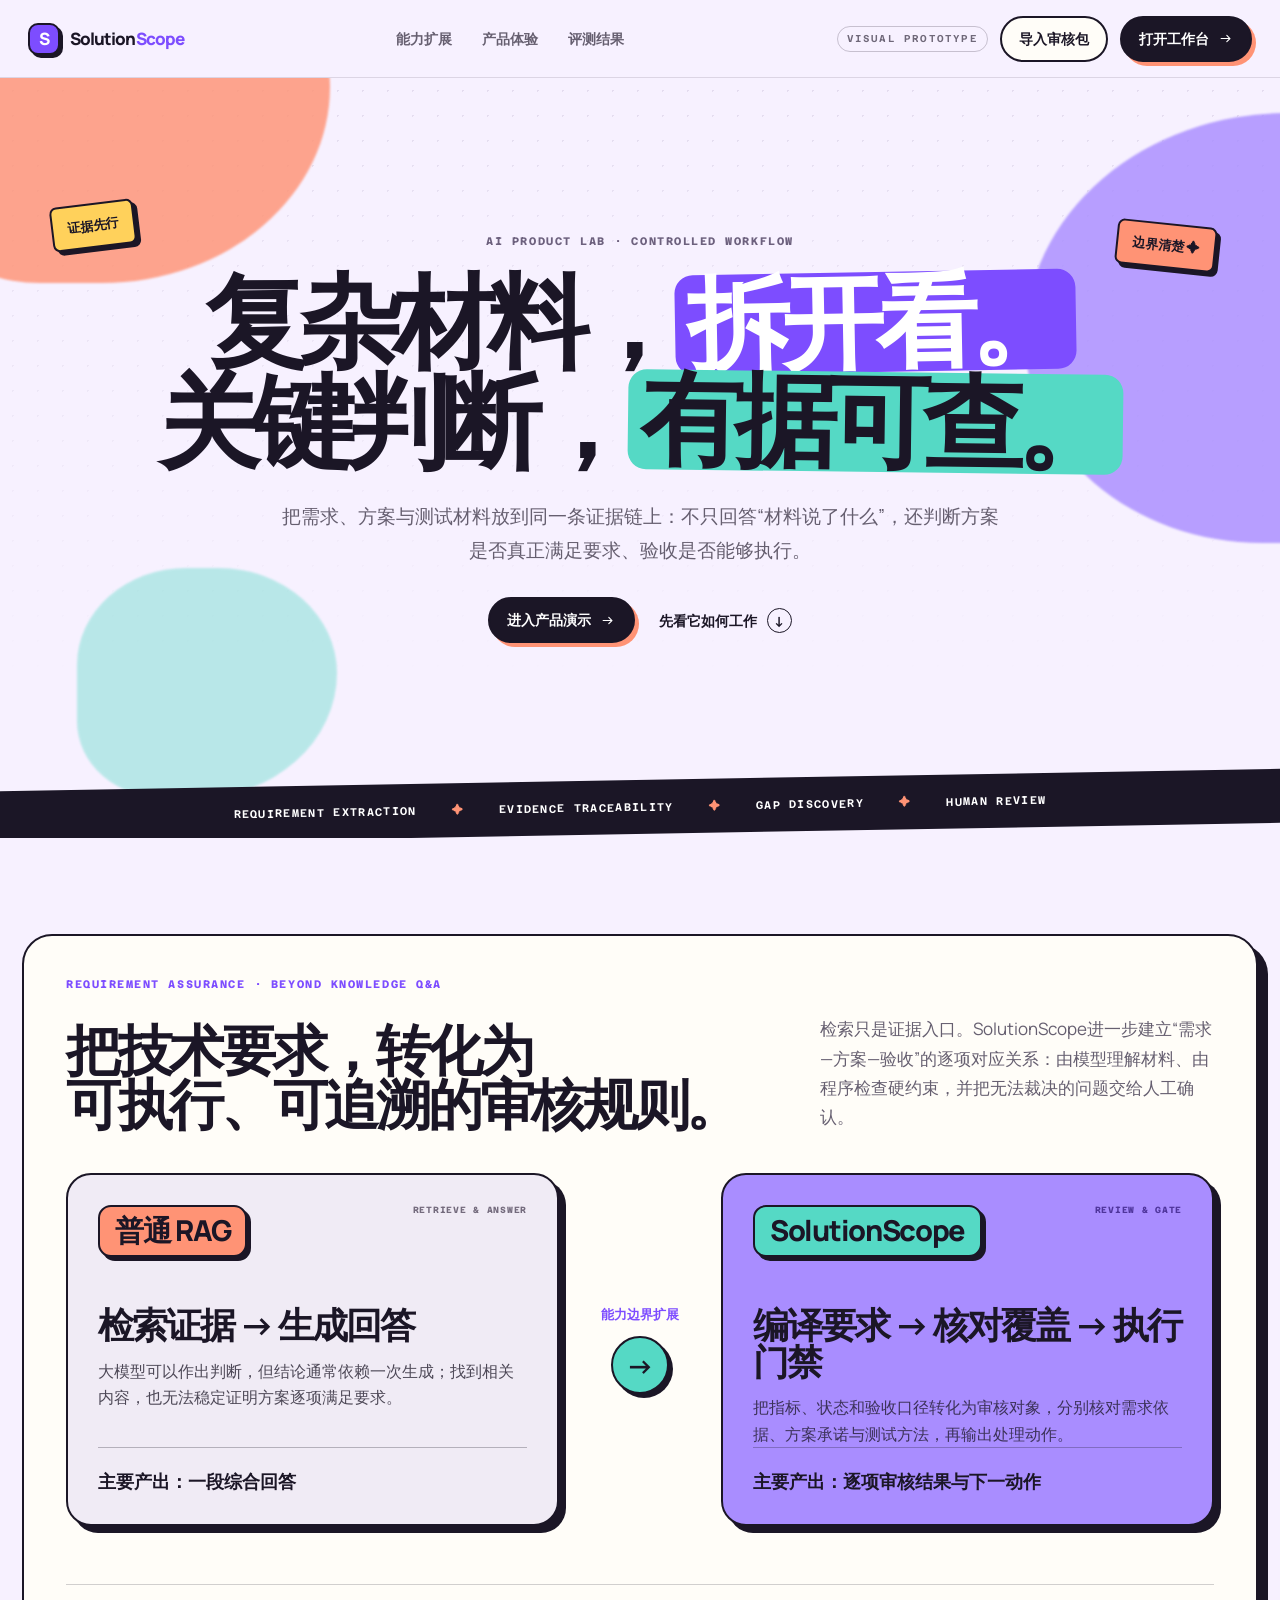
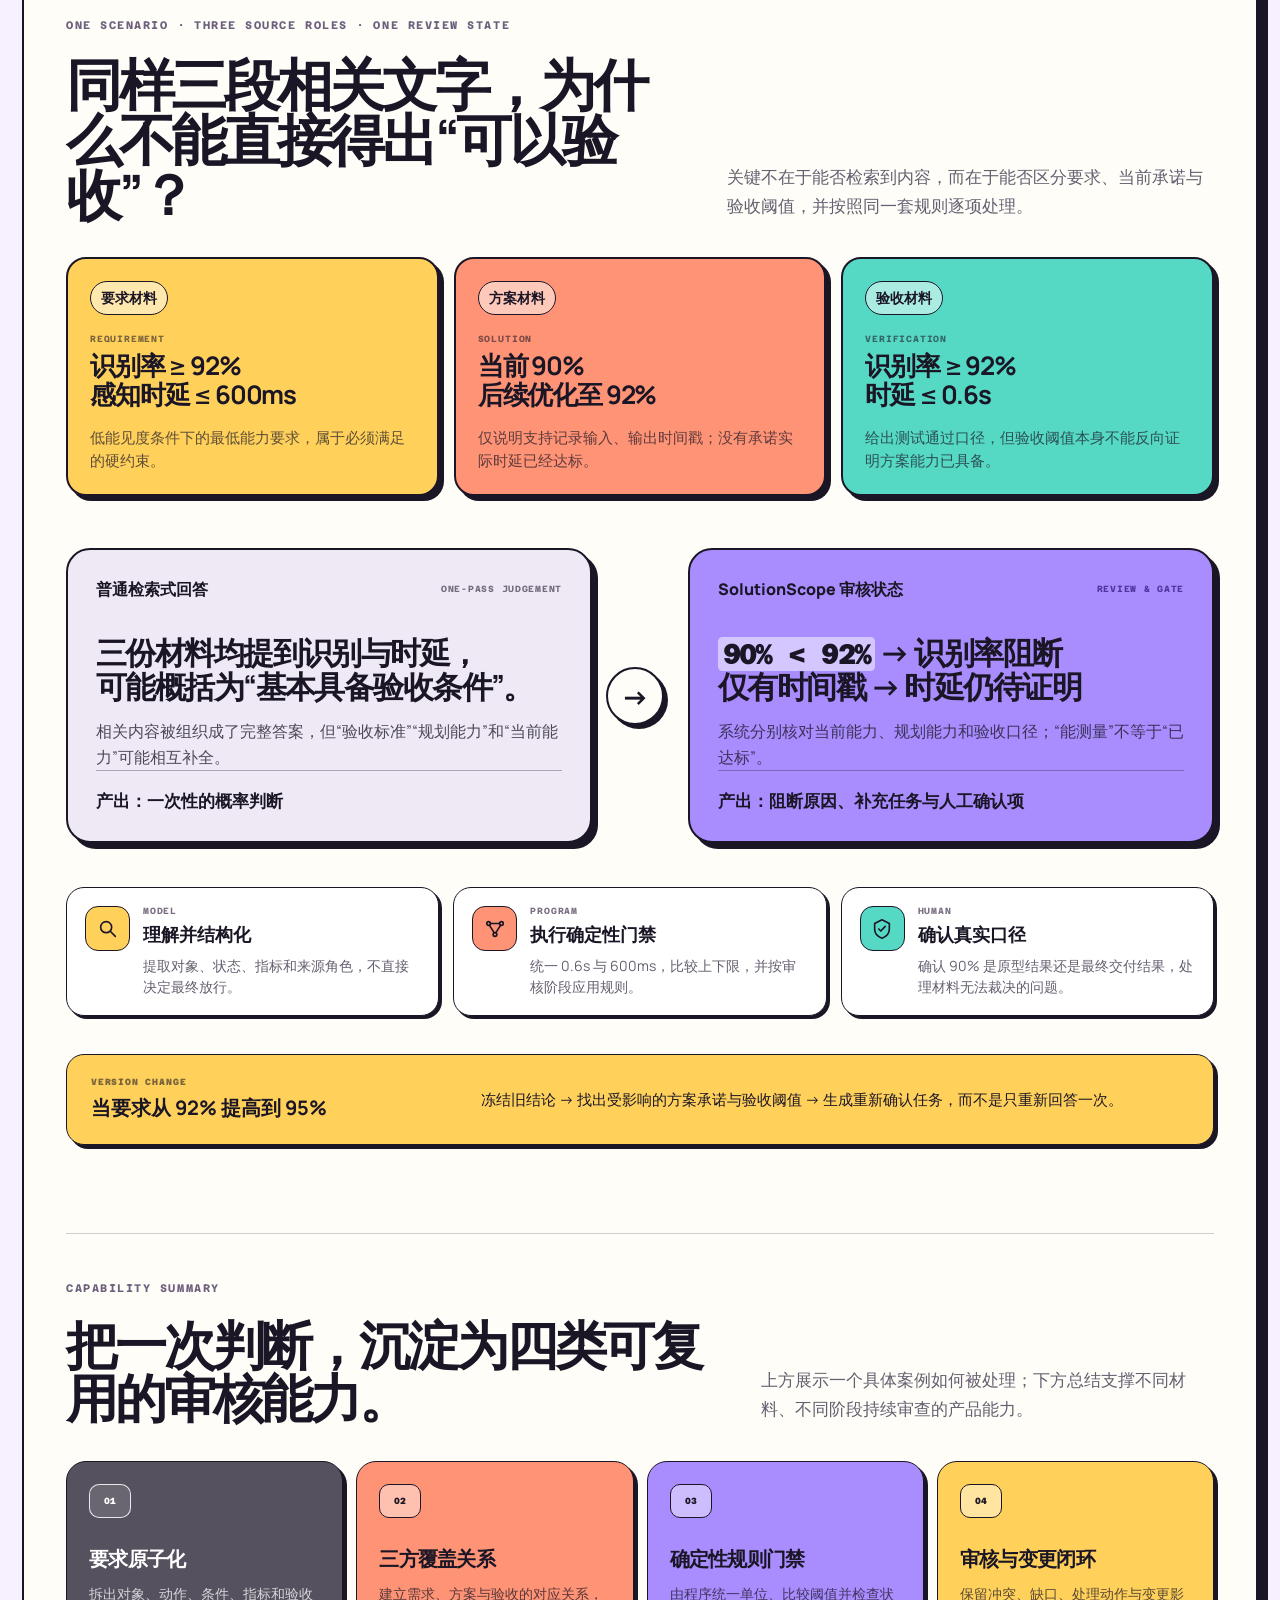
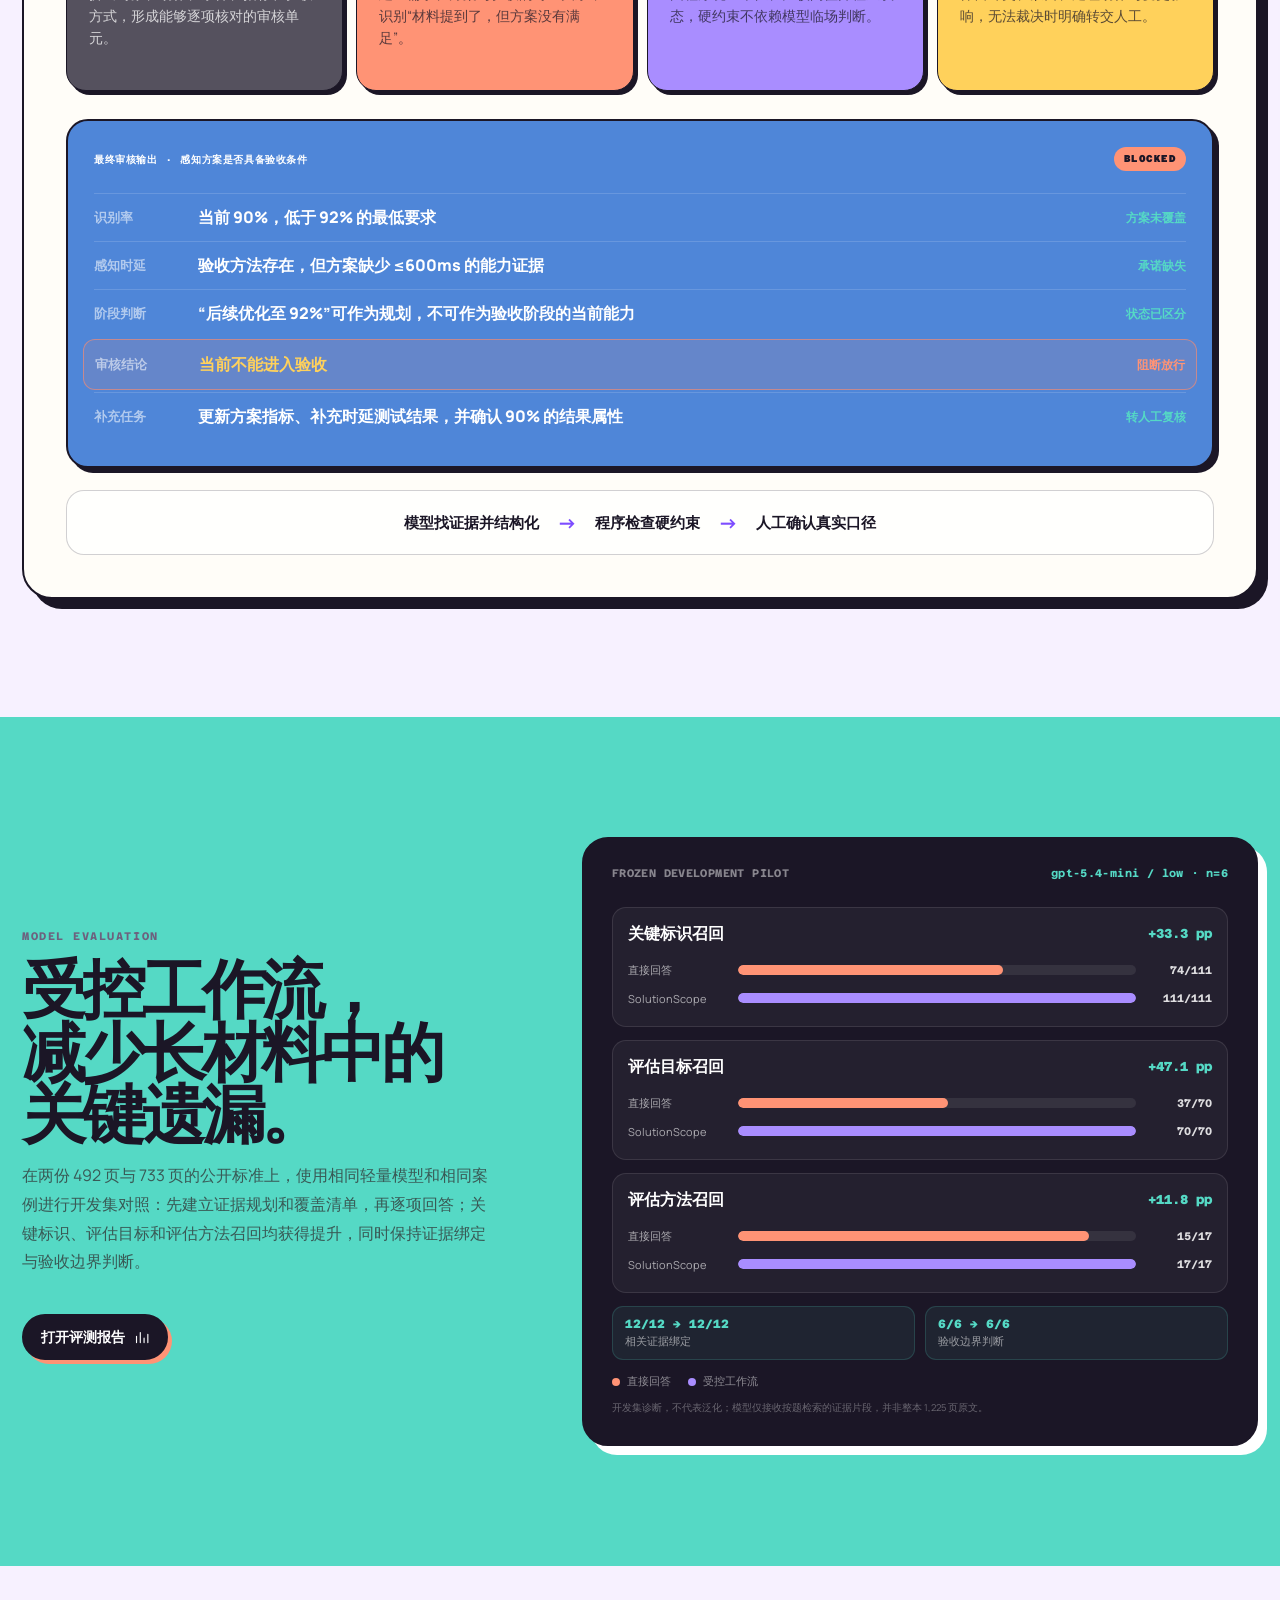
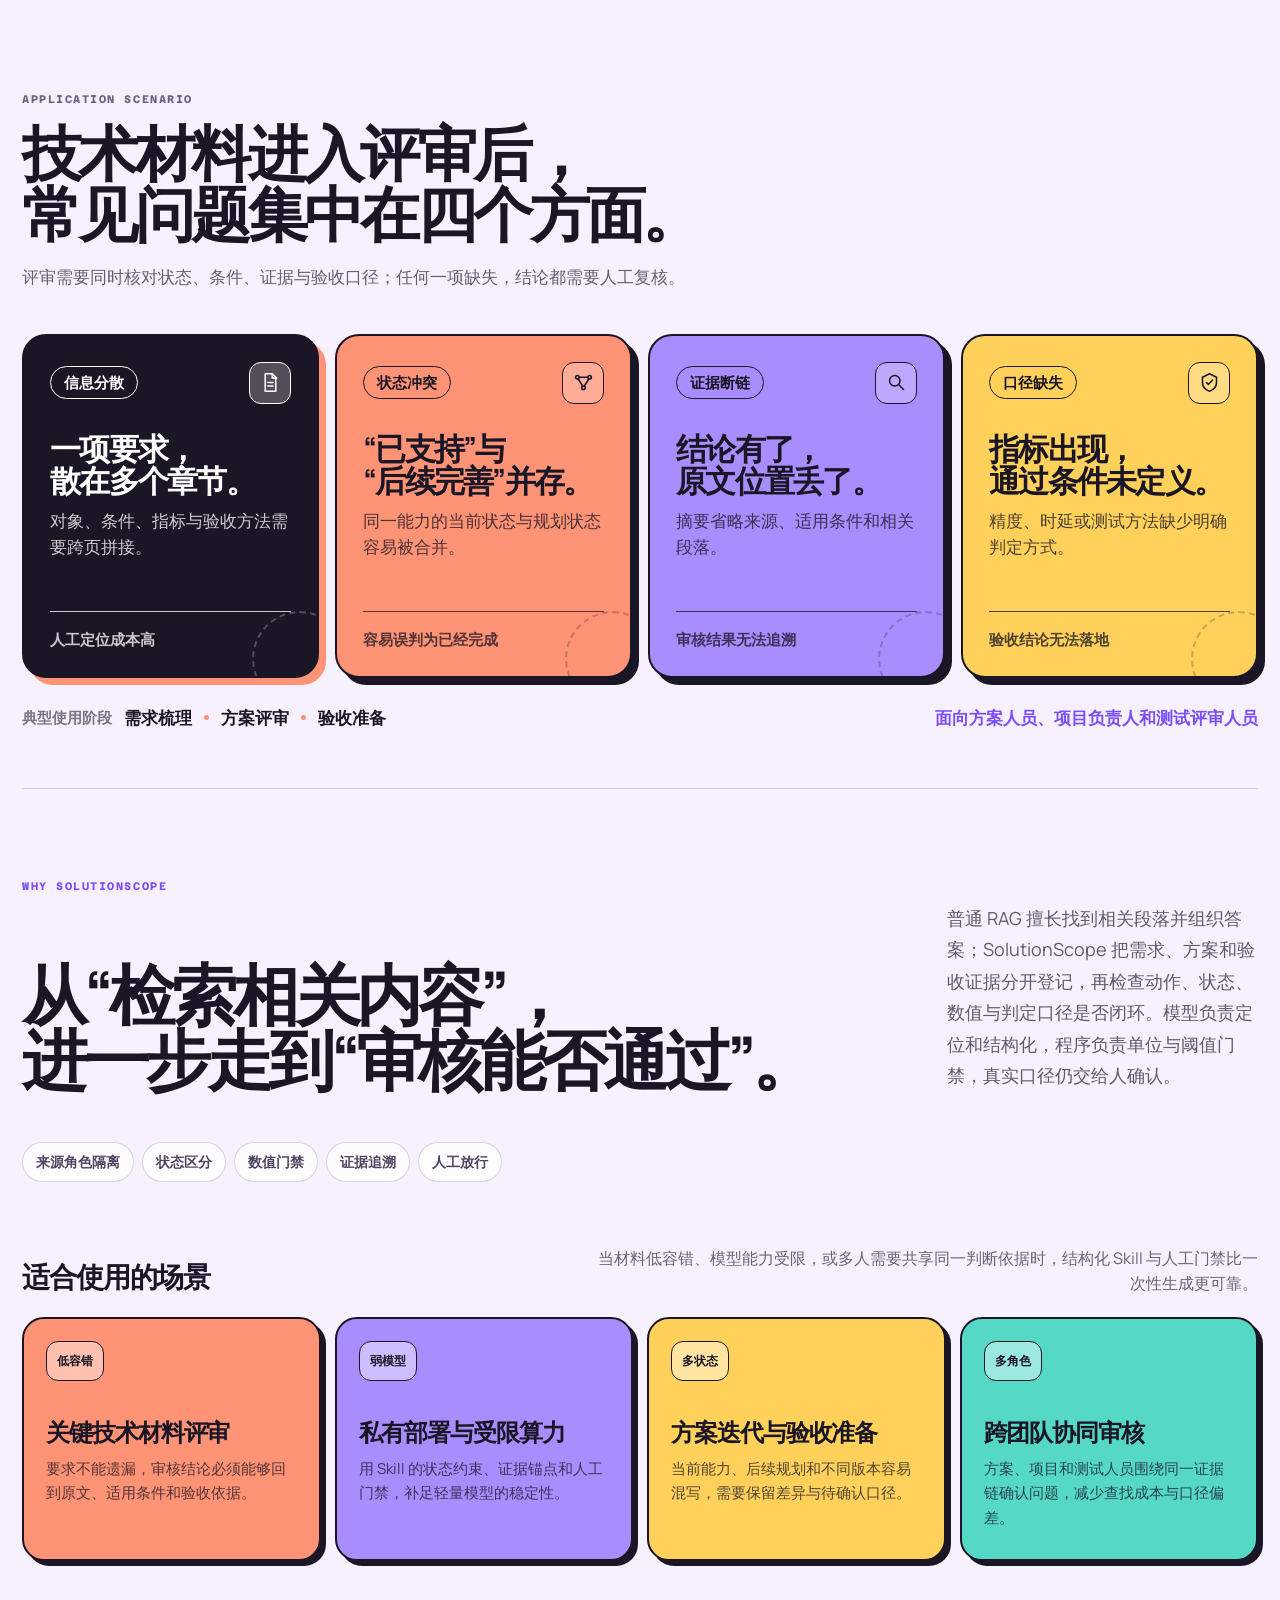
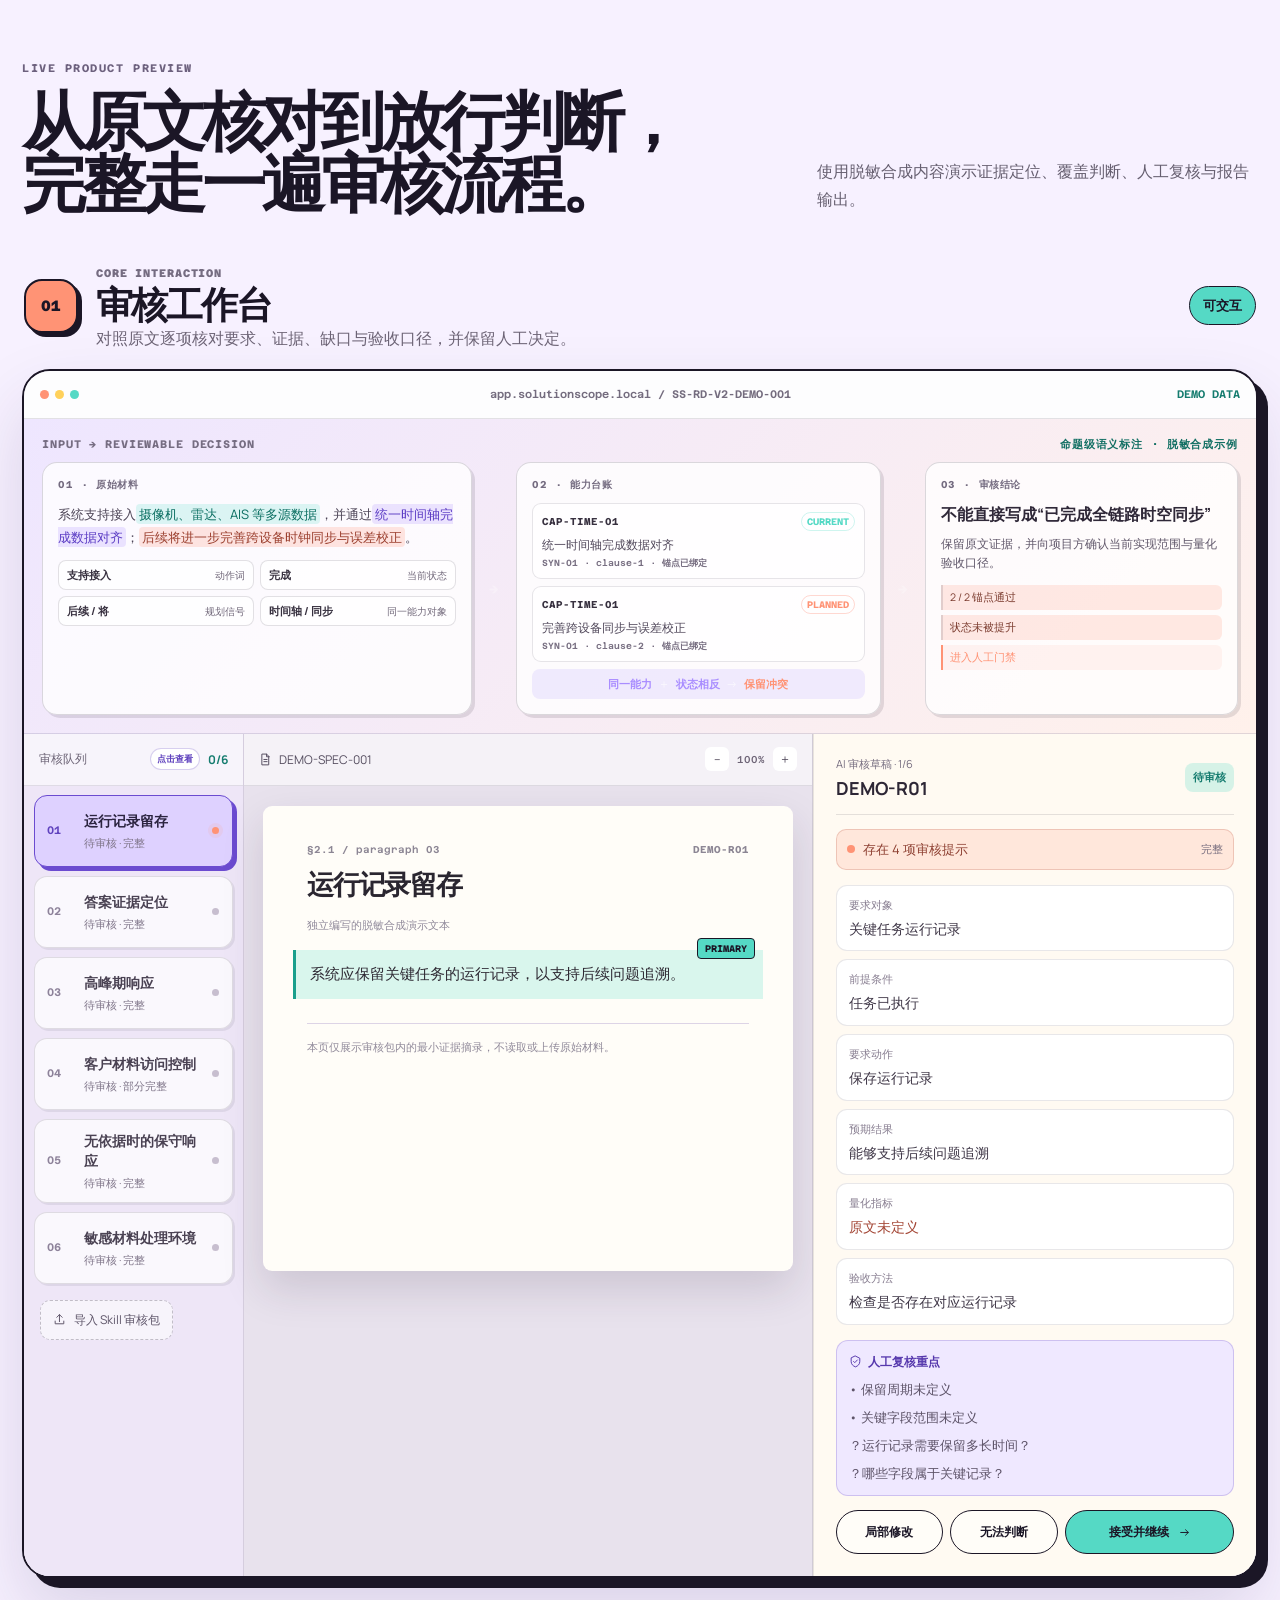
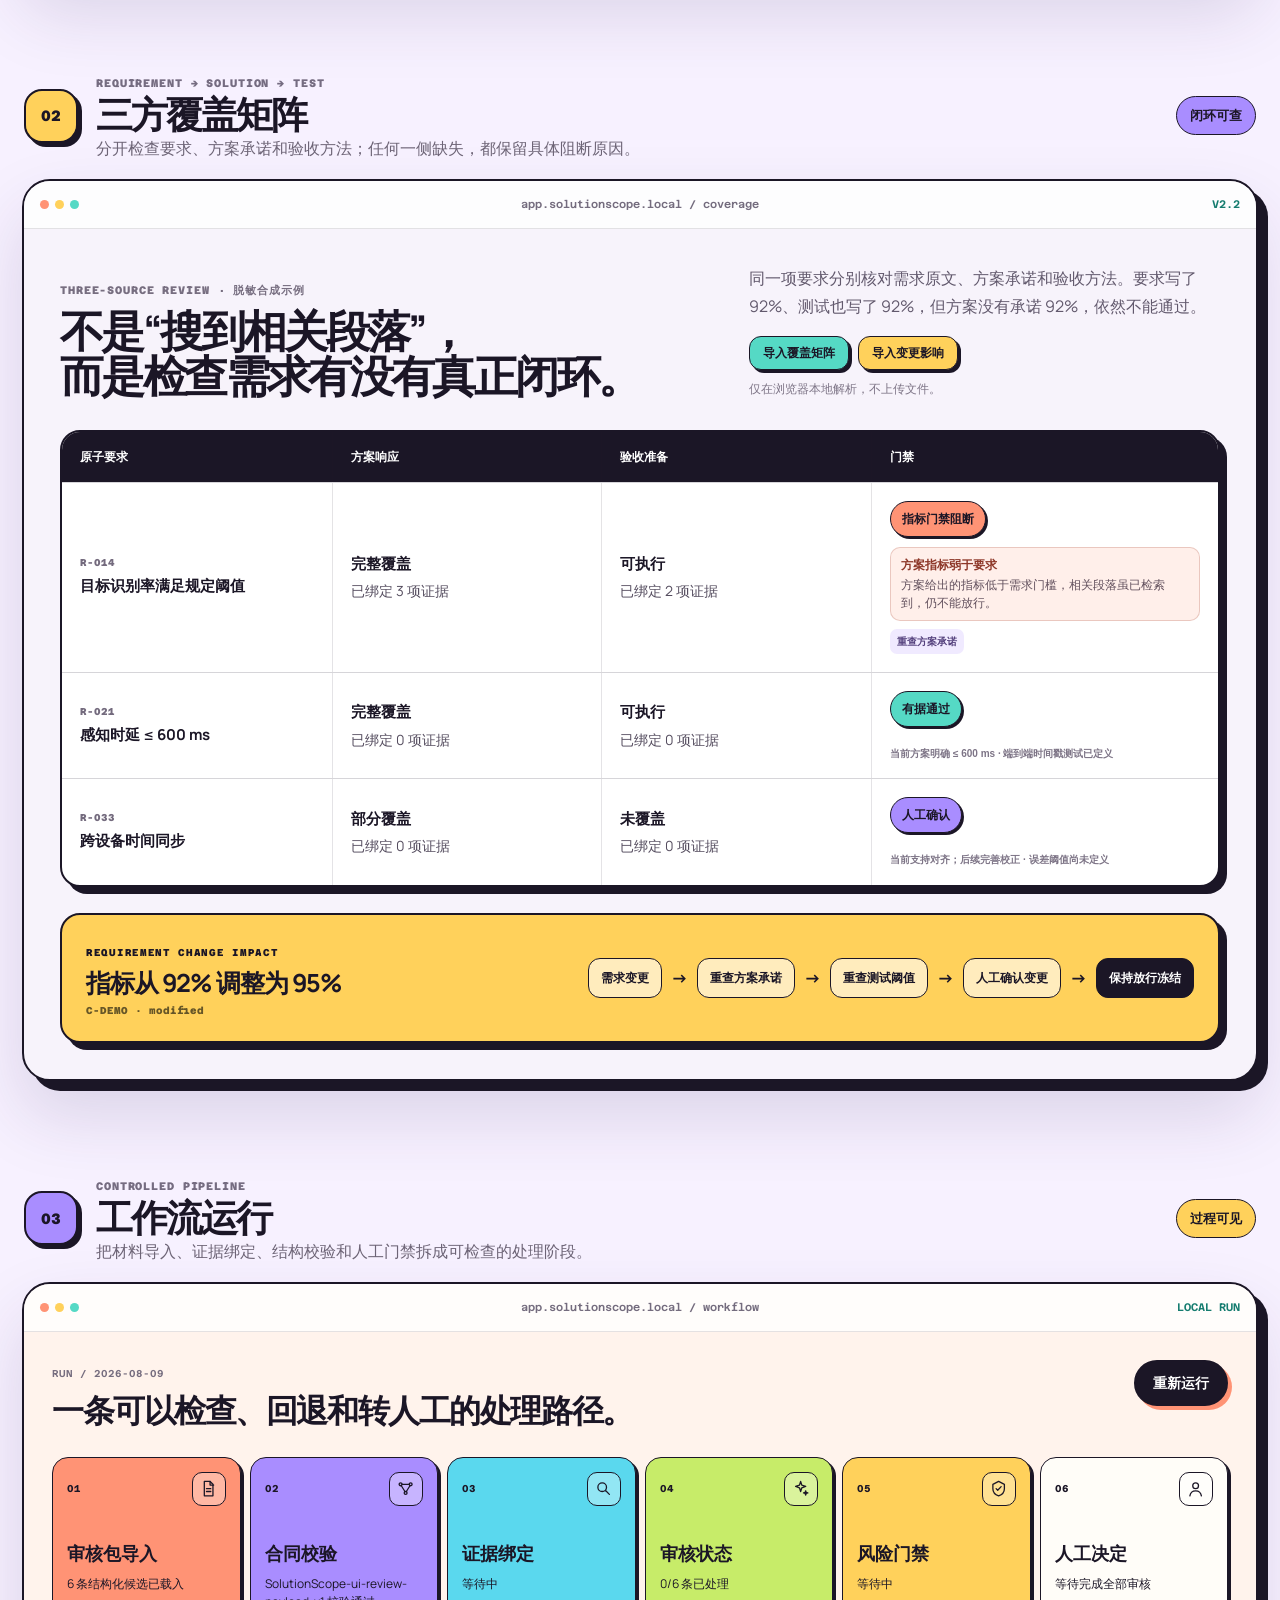
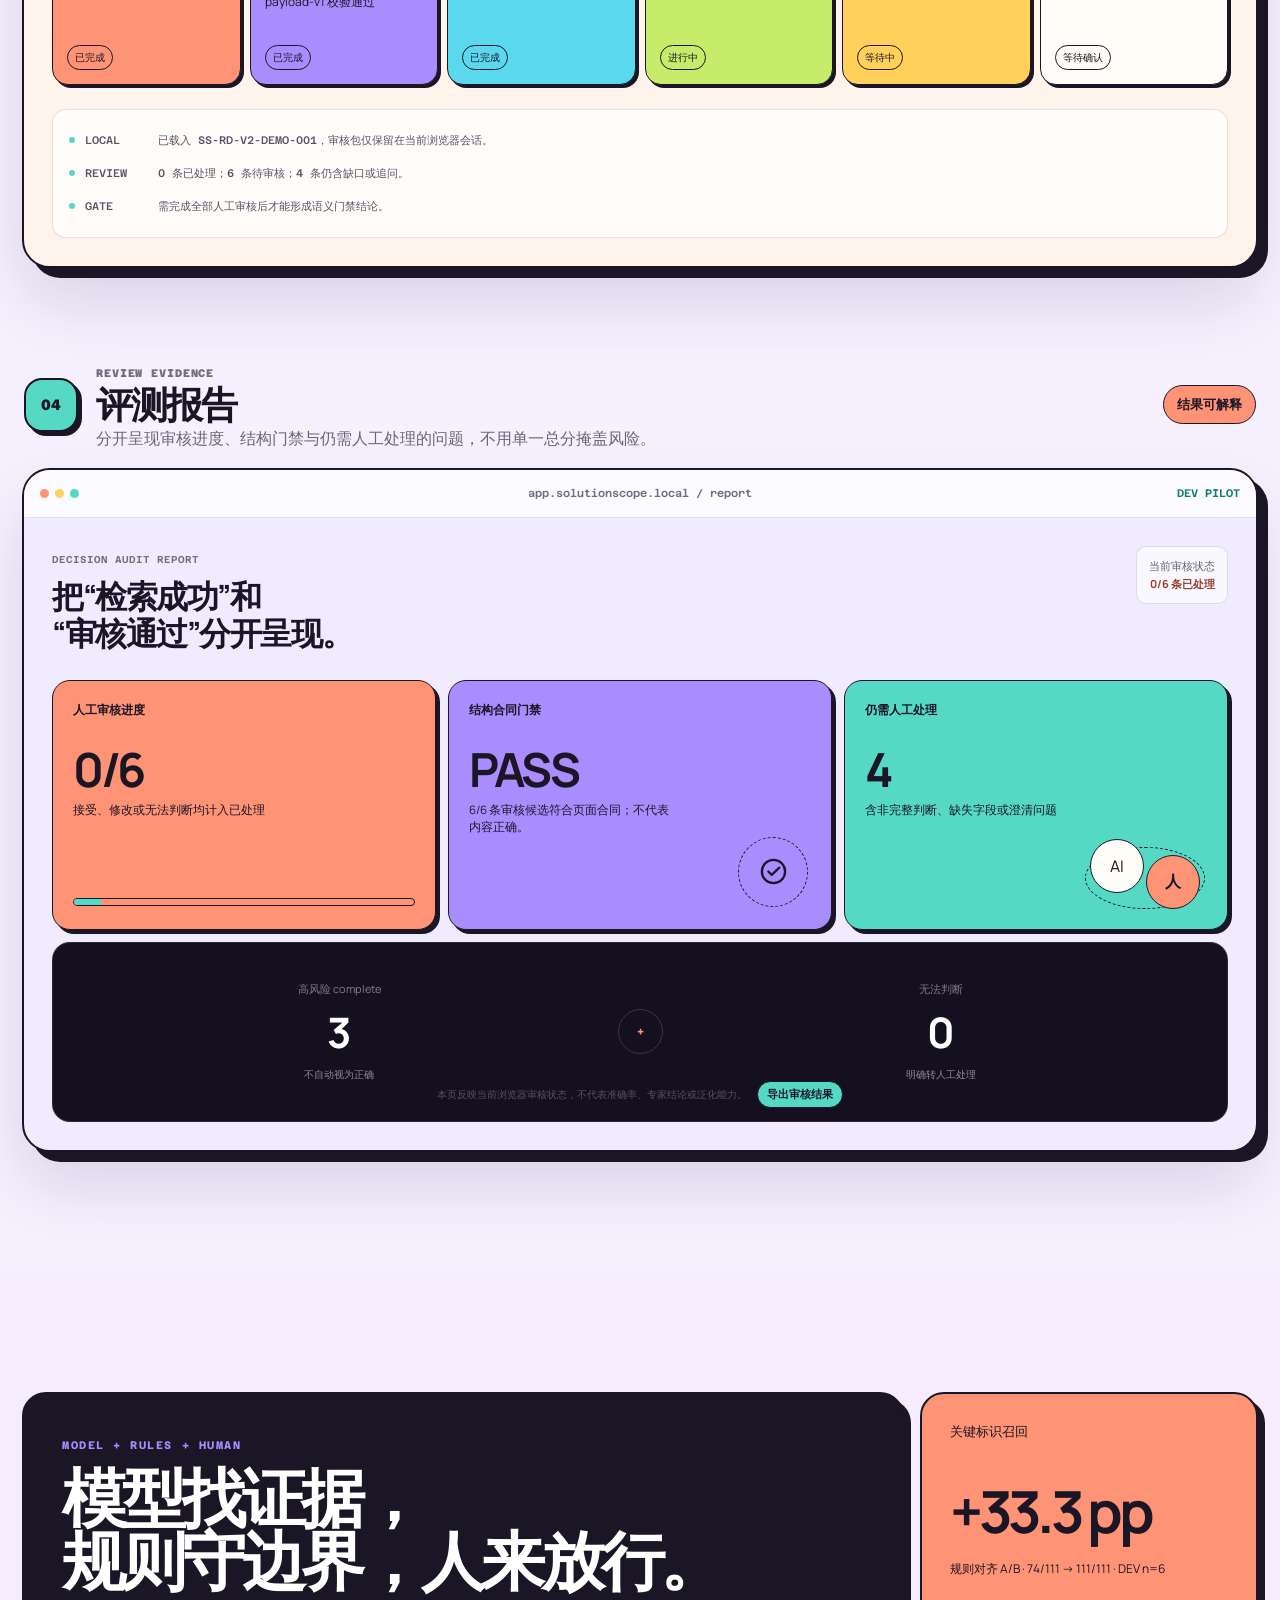
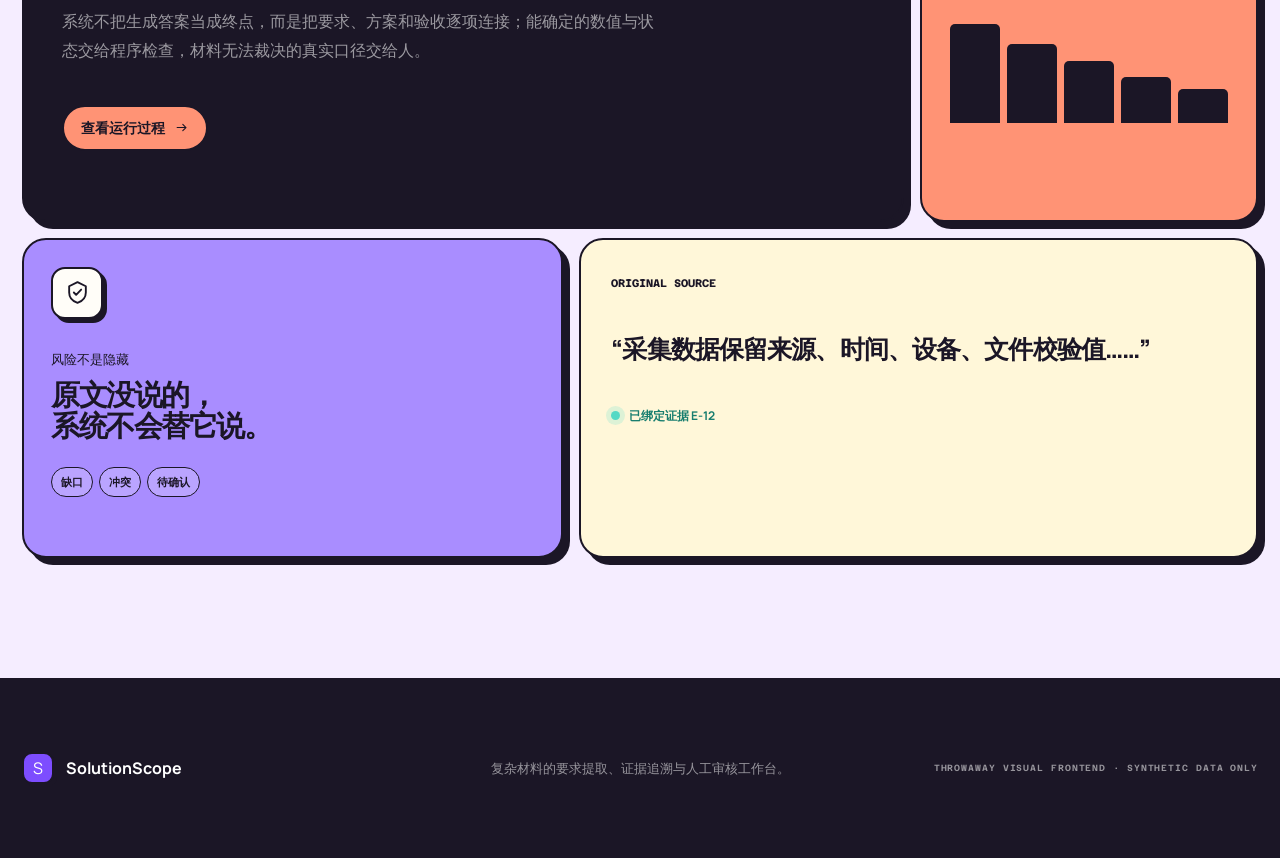
<file: demo/index.html>
<!doctype html>
<html lang="zh-CN">
  <head>
    <meta charset="utf-8" />
    <meta name="viewport" content="width=device-width, initial-scale=1" />
    <meta name="color-scheme" content="light" />
    <meta name="description" content="SolutionScope：面向技术方案评审与验收准备的证据约束审核工作台" />
    <title>SolutionScope — 技术材料审核工作台</title>
    <link rel="icon" href="data:," />
    <link rel="stylesheet" href="styles.css?v=benchmark-e2-20260811" />
  </head>
  <body>
    <!-- 本地审核原型：默认使用脱敏合成数据，可导入 Skill 生成的审核包。 -->
    <div id="app"></div>
    <div id="prototype-toast" class="prototype-toast" role="status" aria-live="polite"></div>
    <script src="fixture.js"></script>
    <script src="payload.js"></script>
    <script src="state.js"></script>
    <script src="app.js?v=benchmark-e2-20260811"></script>
    <script src="runtime.js?v=manual-review-20260810"></script>
  </body>
</html>
</file>
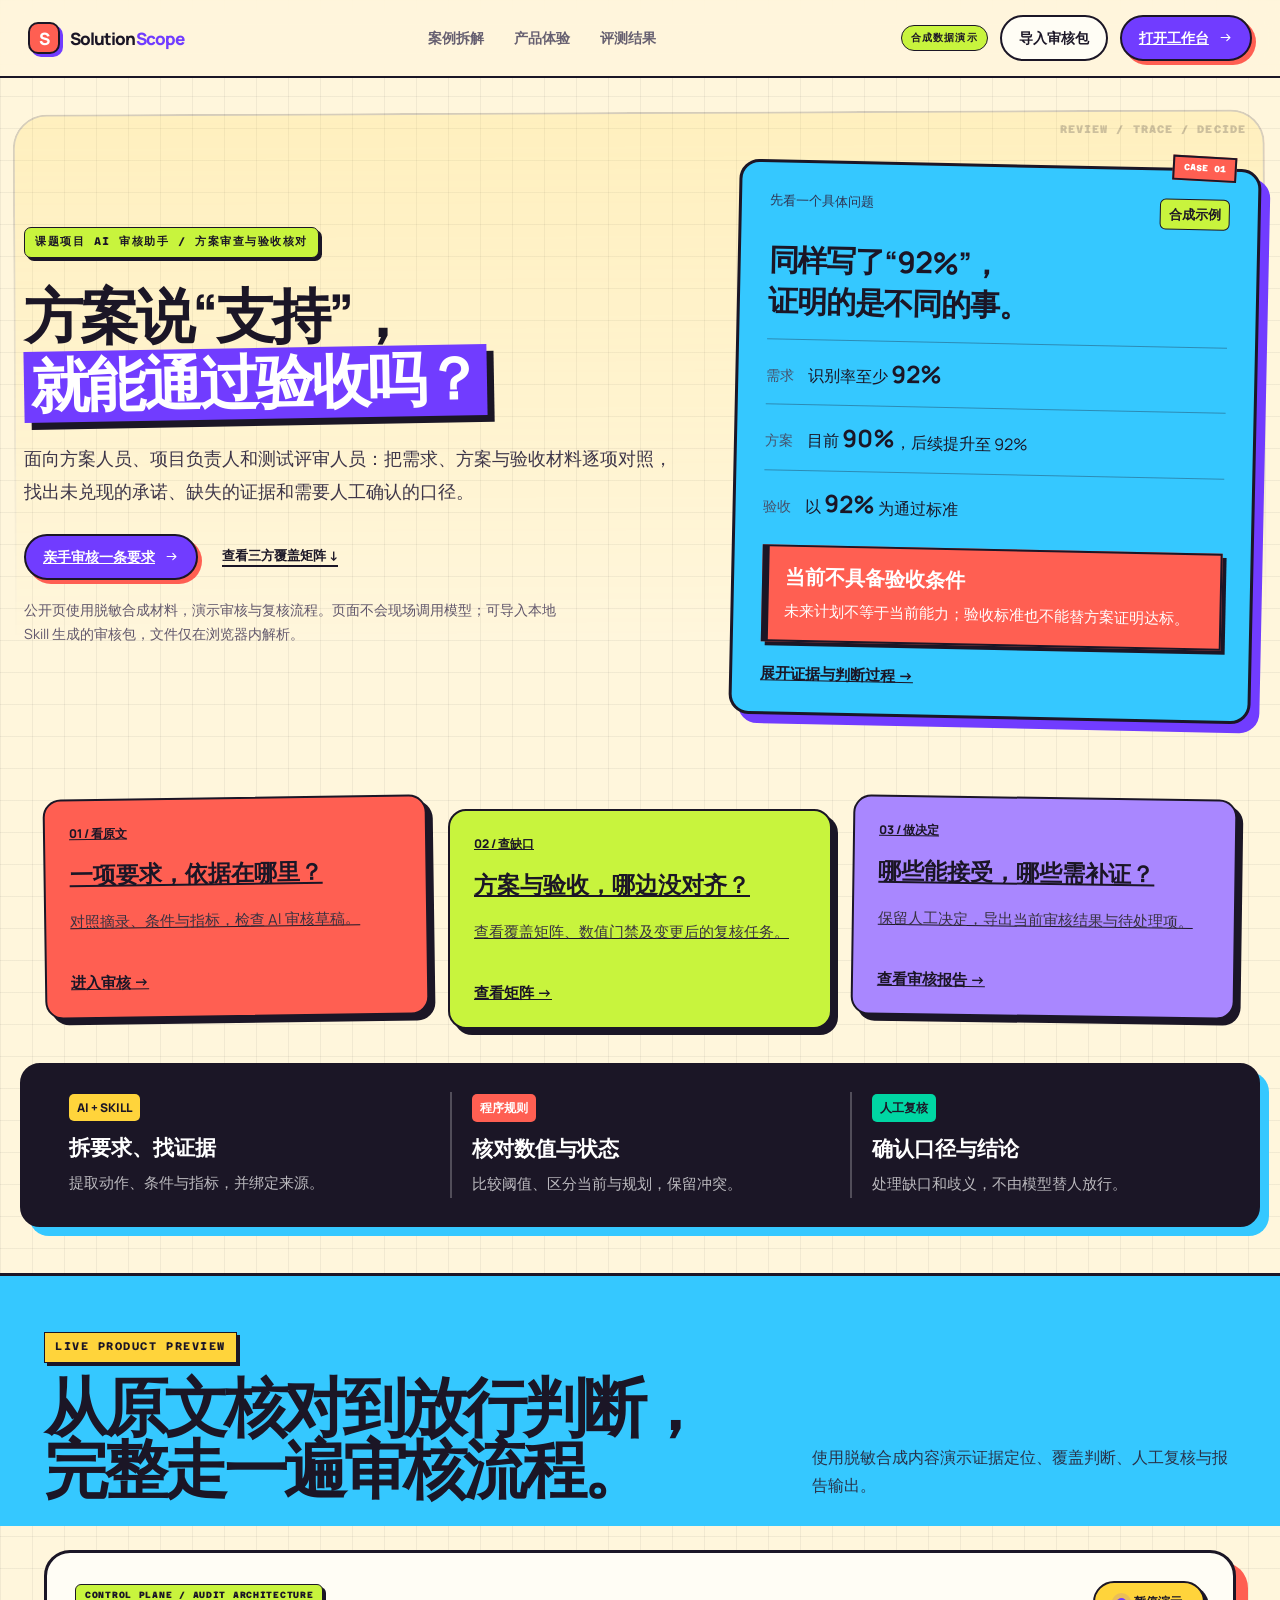
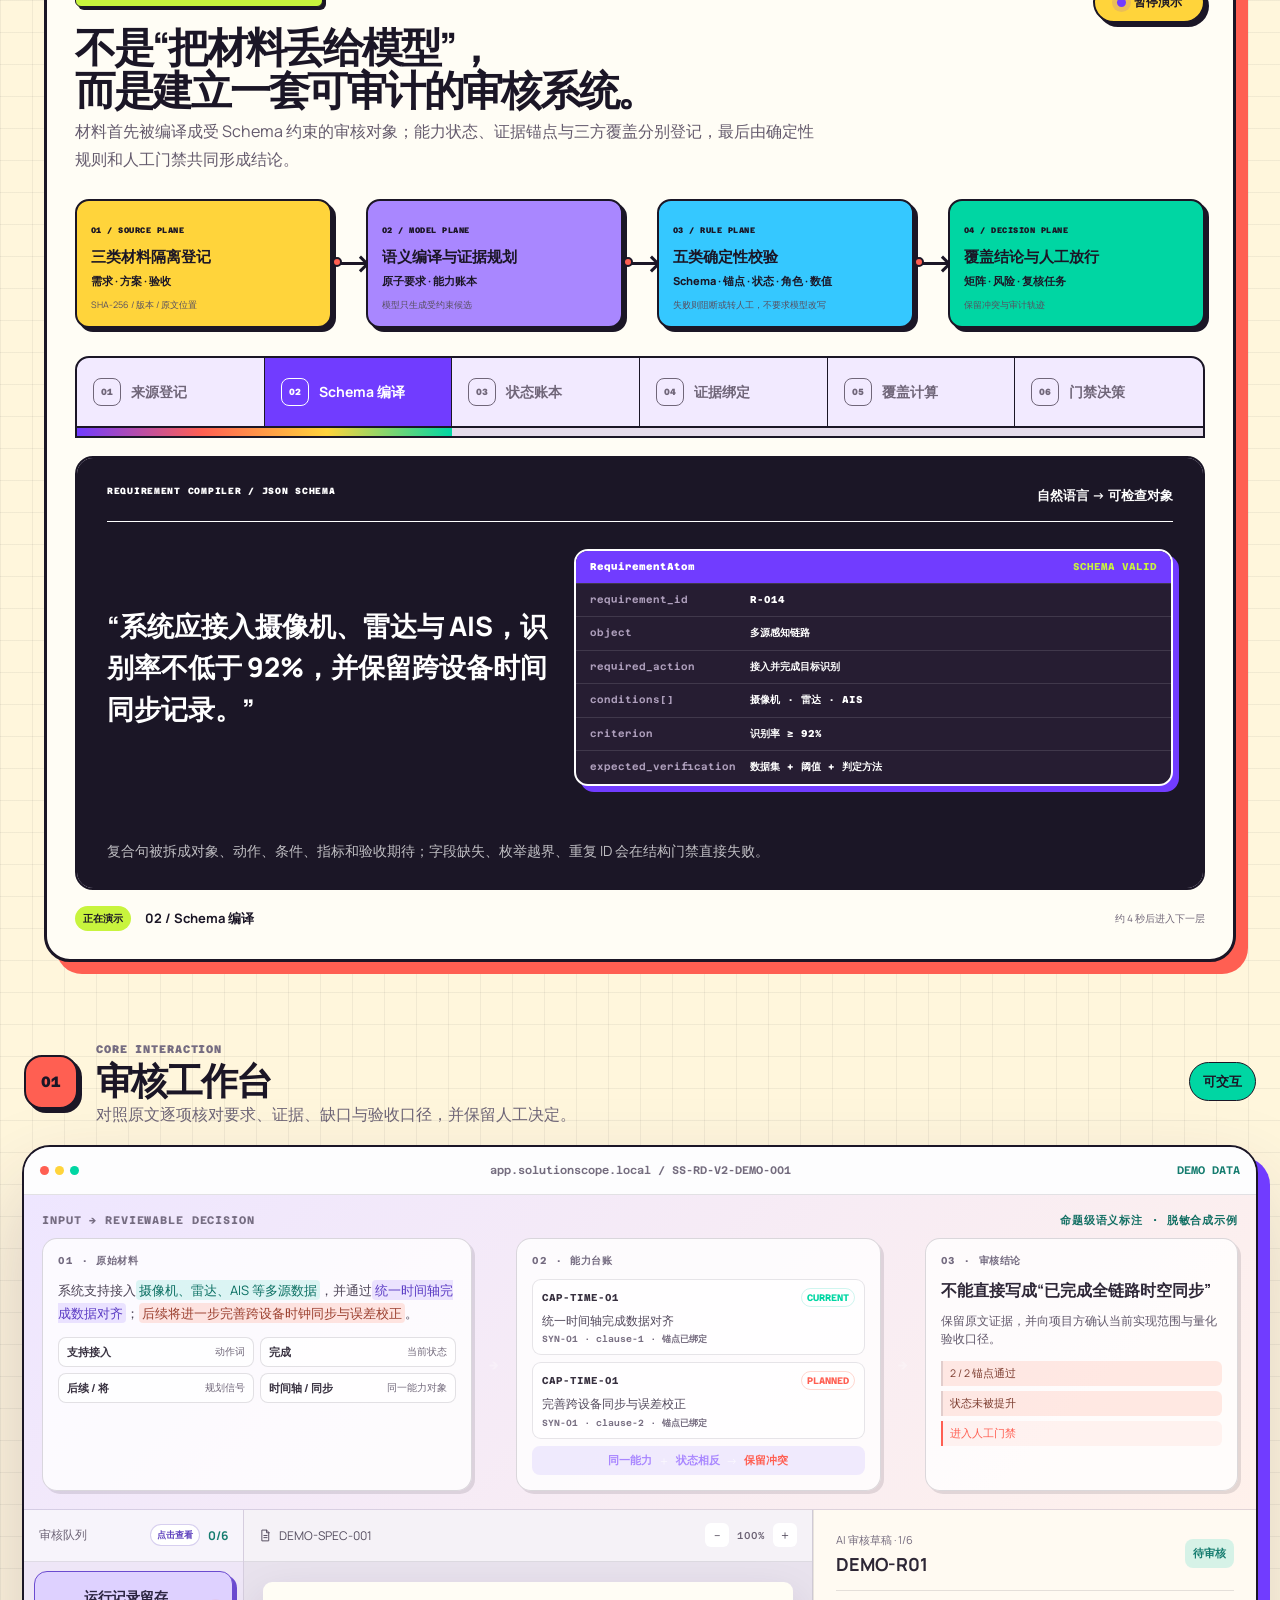
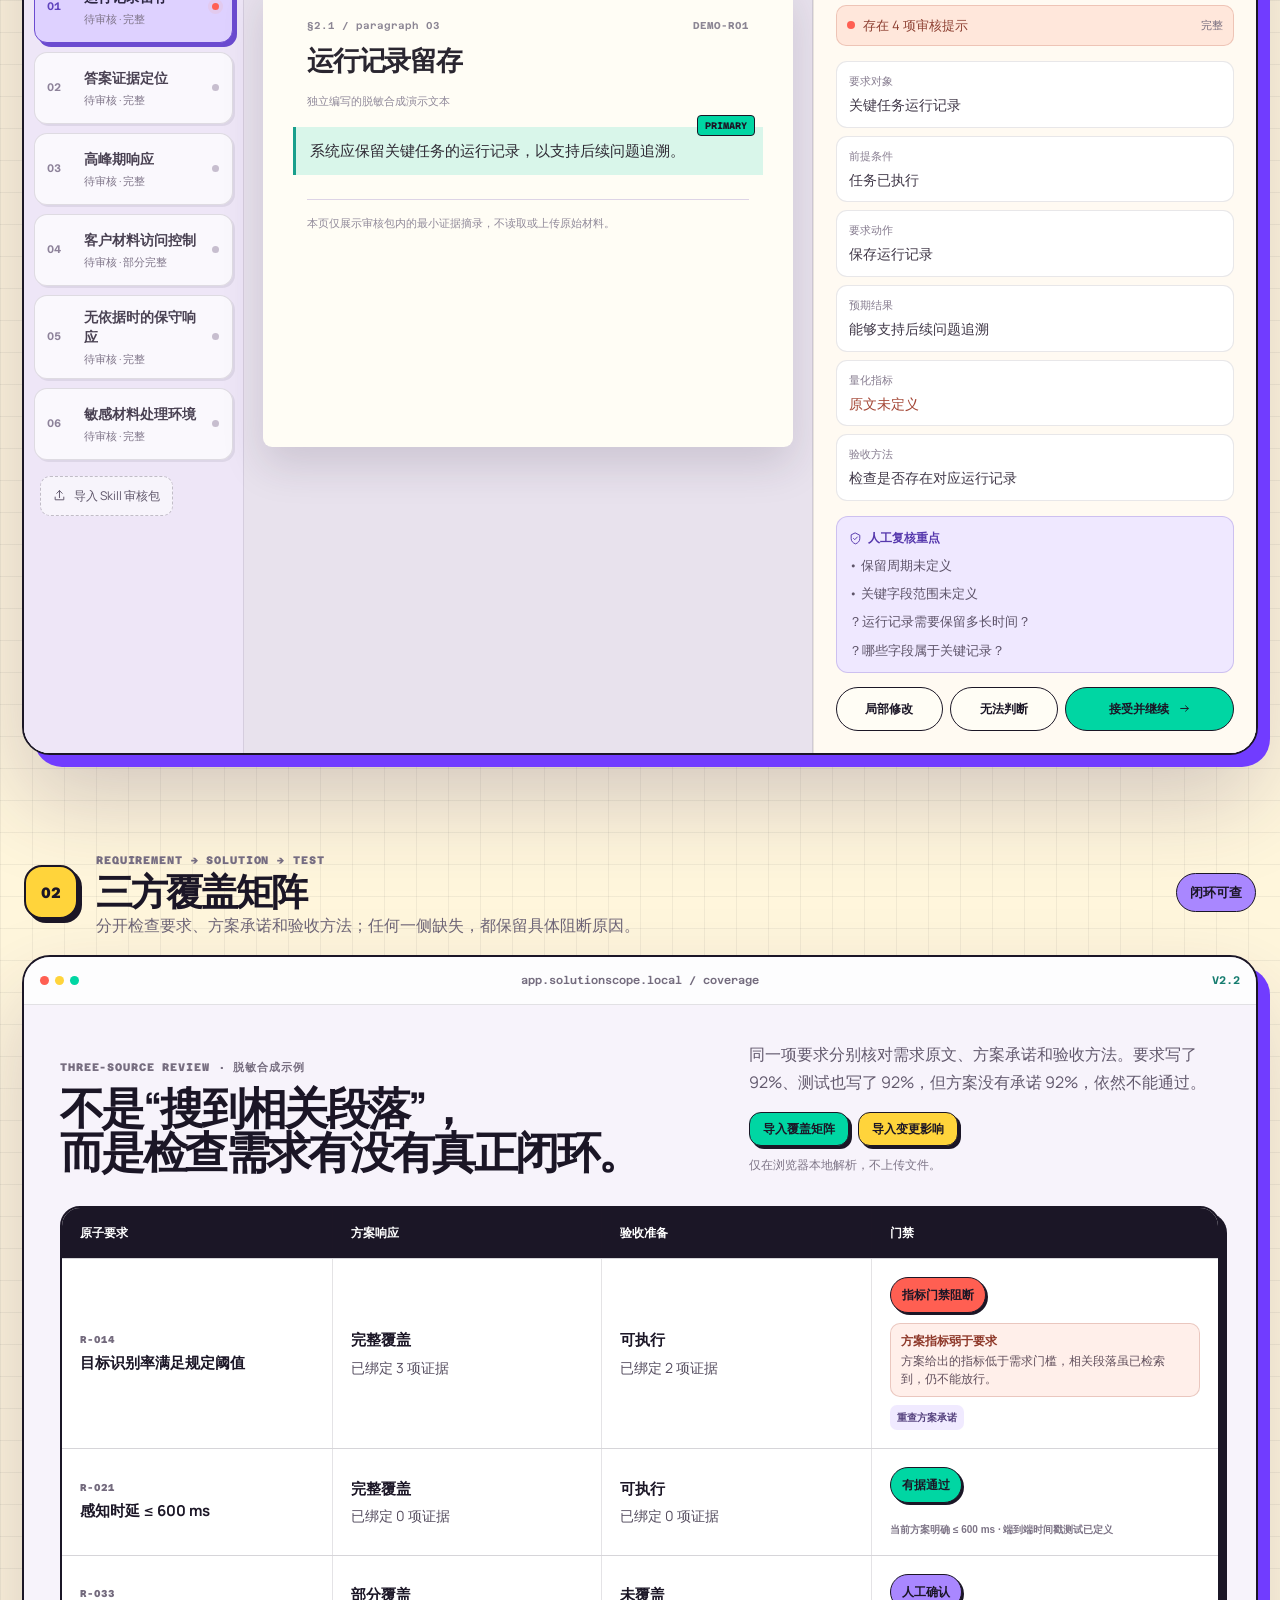
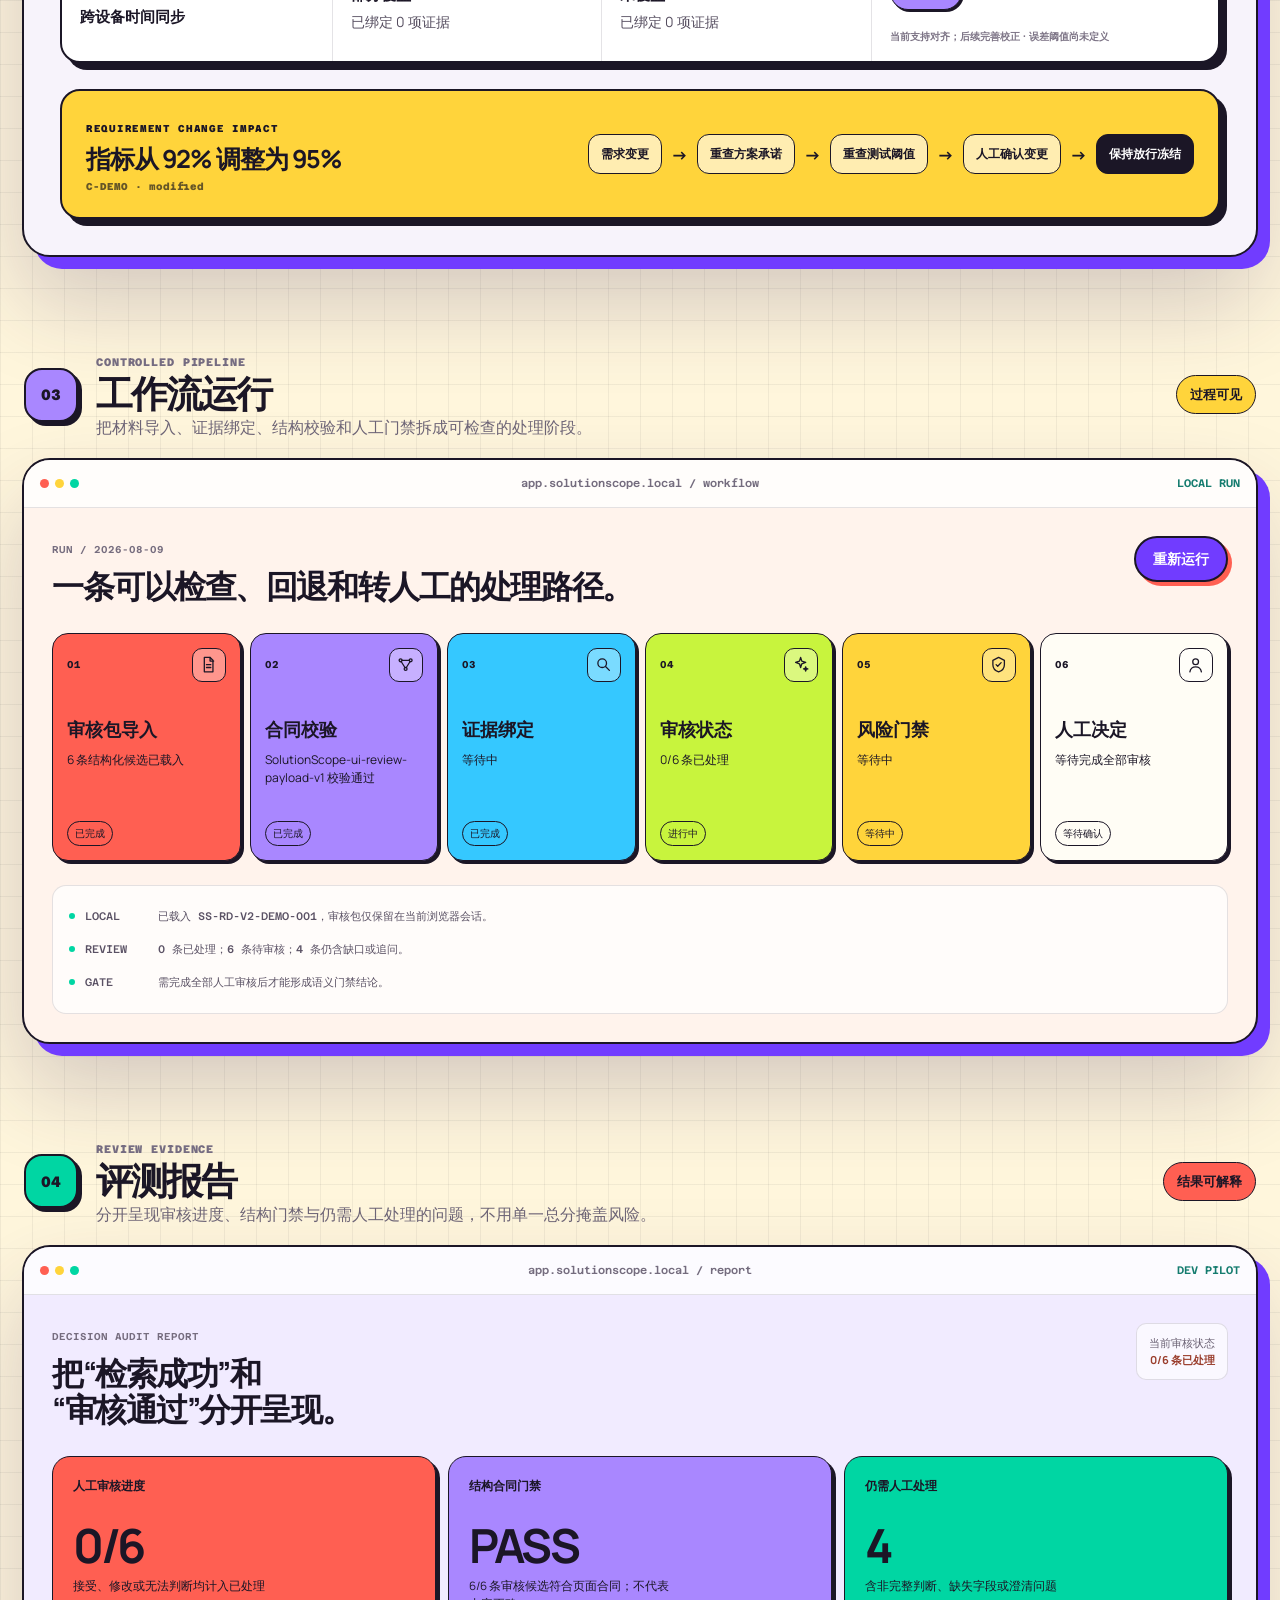
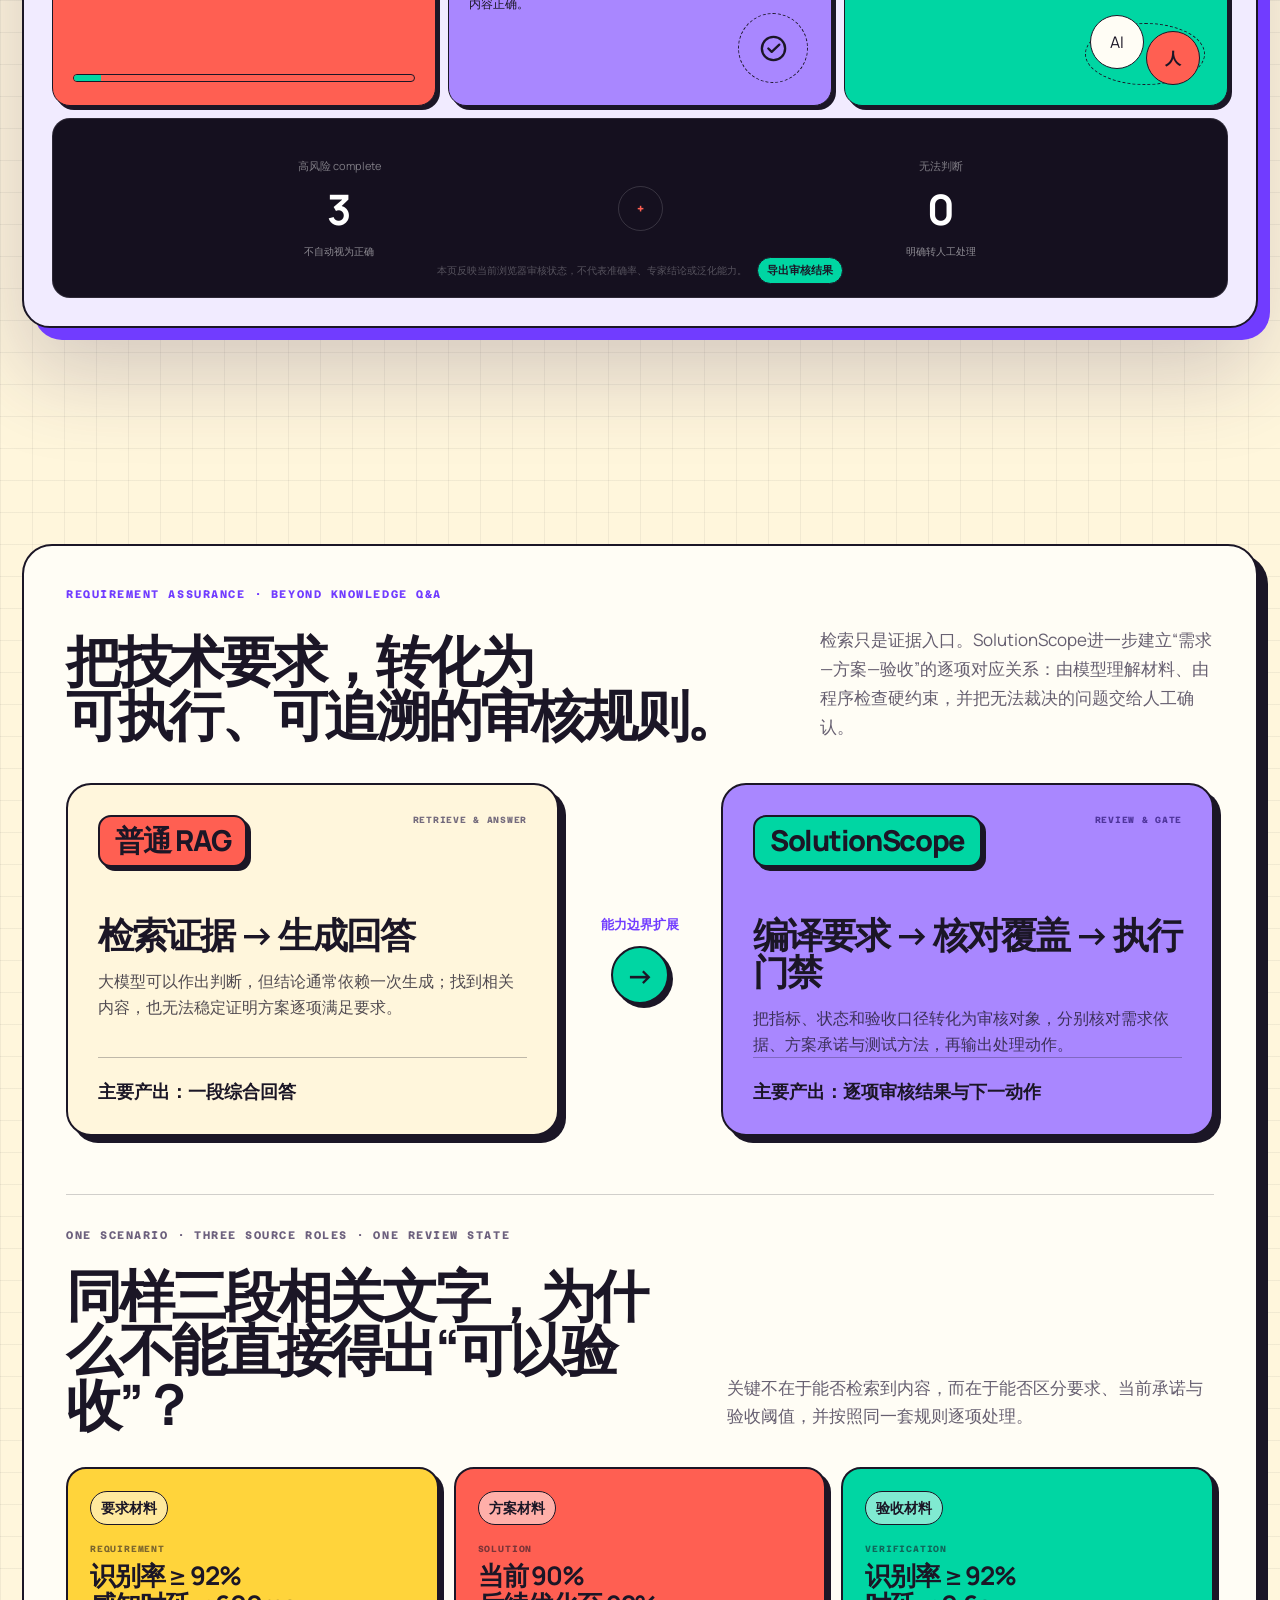
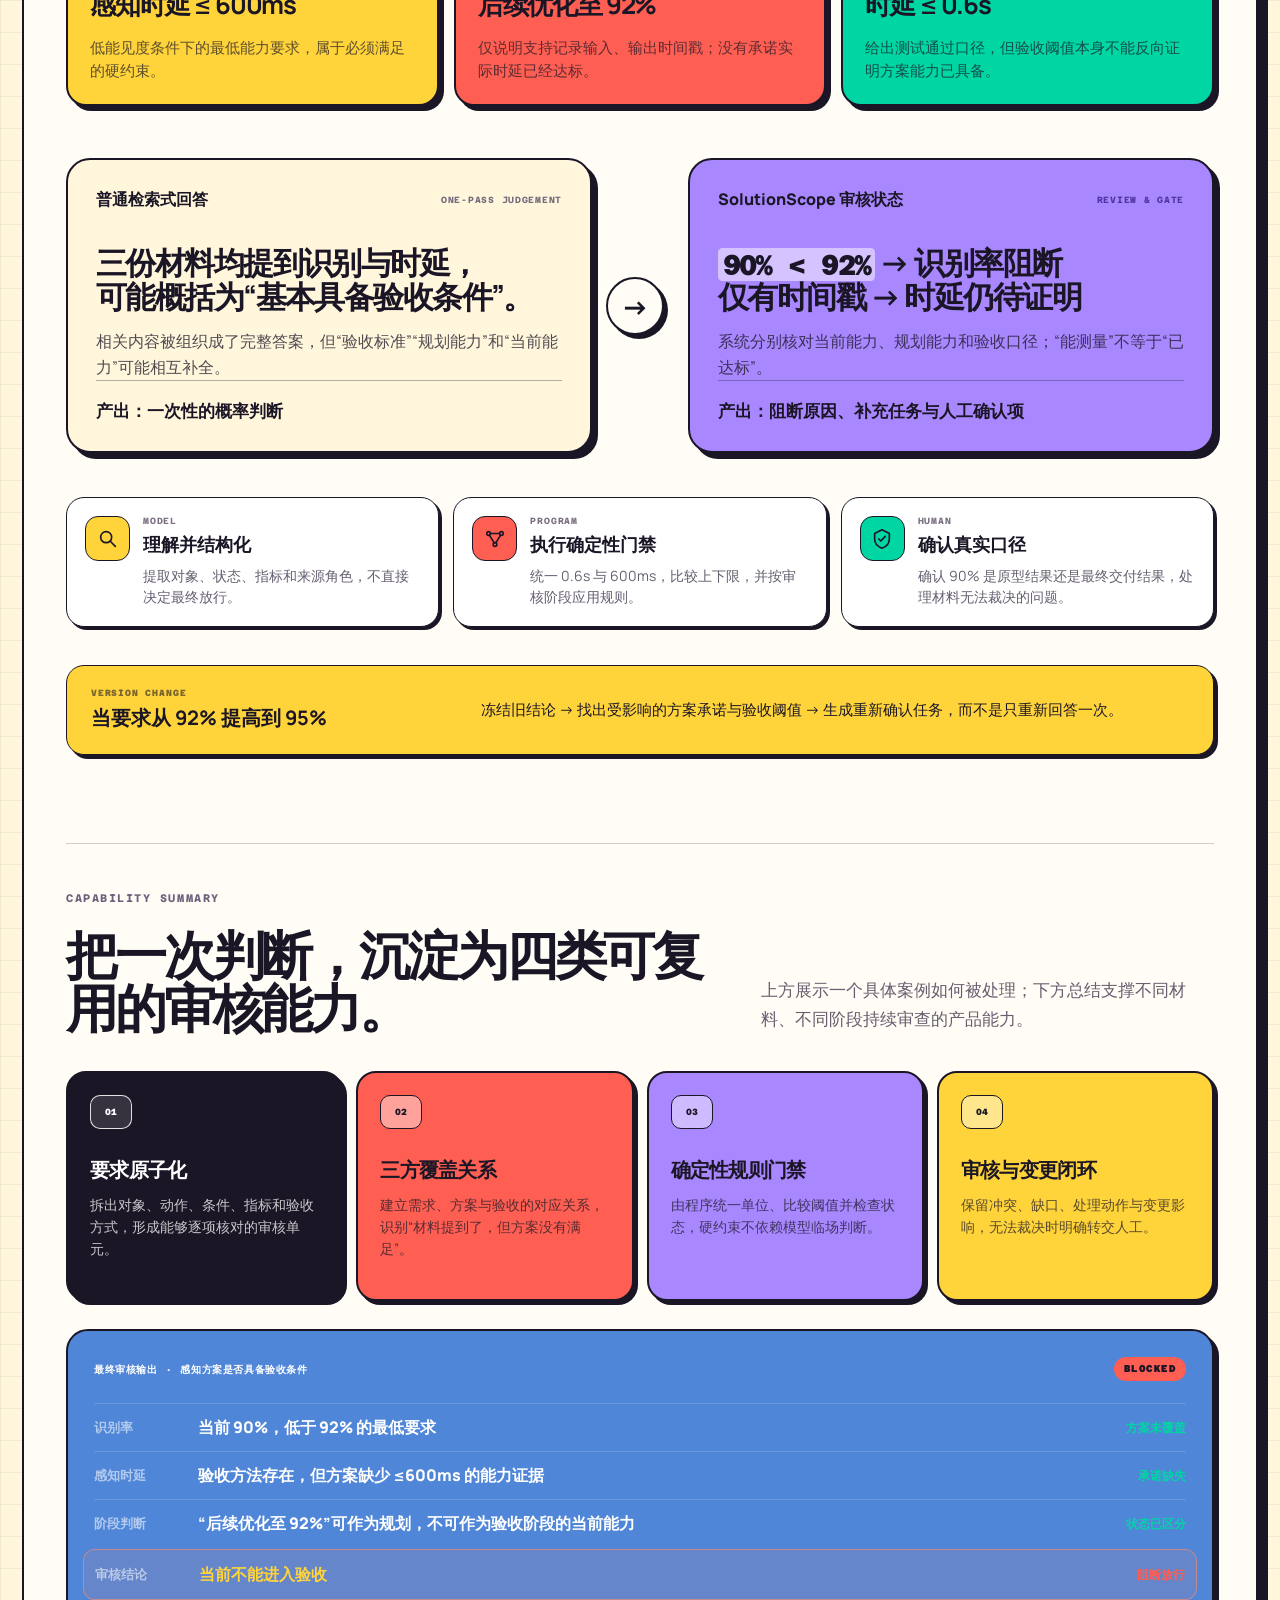
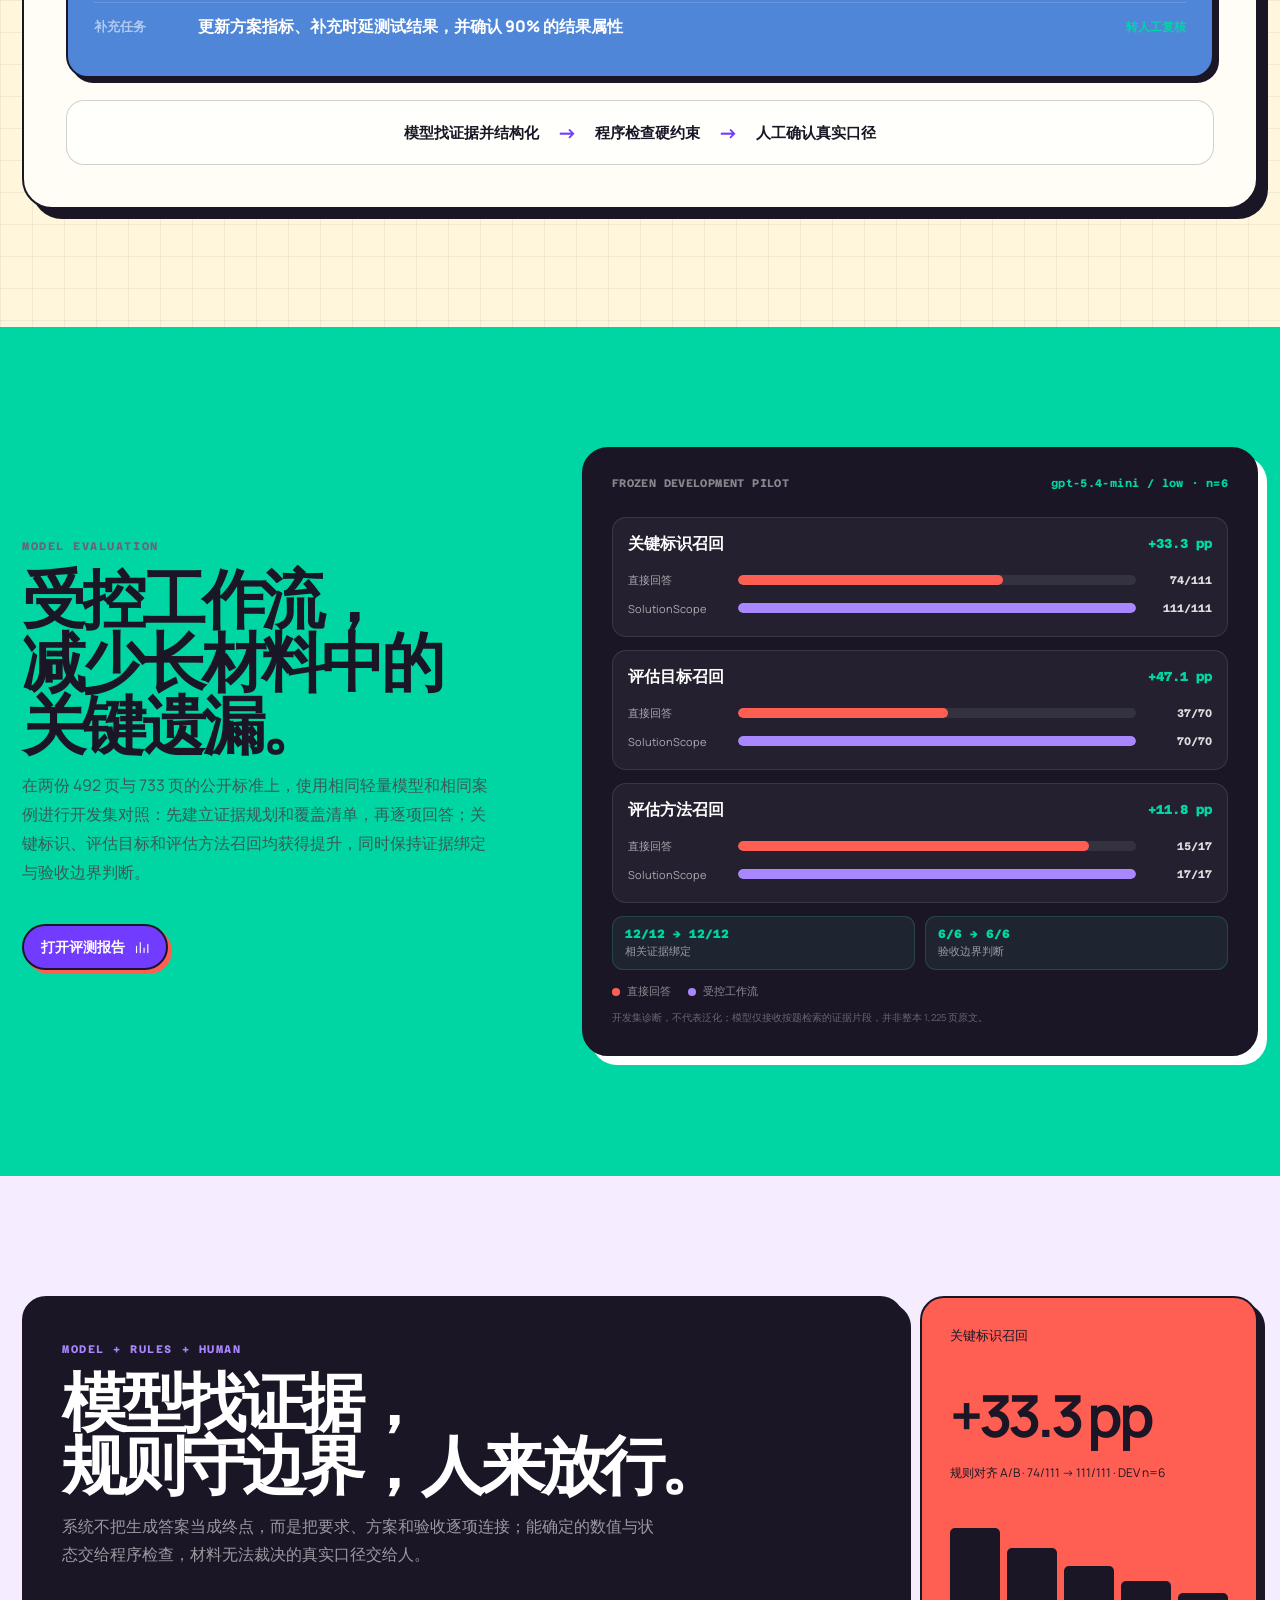
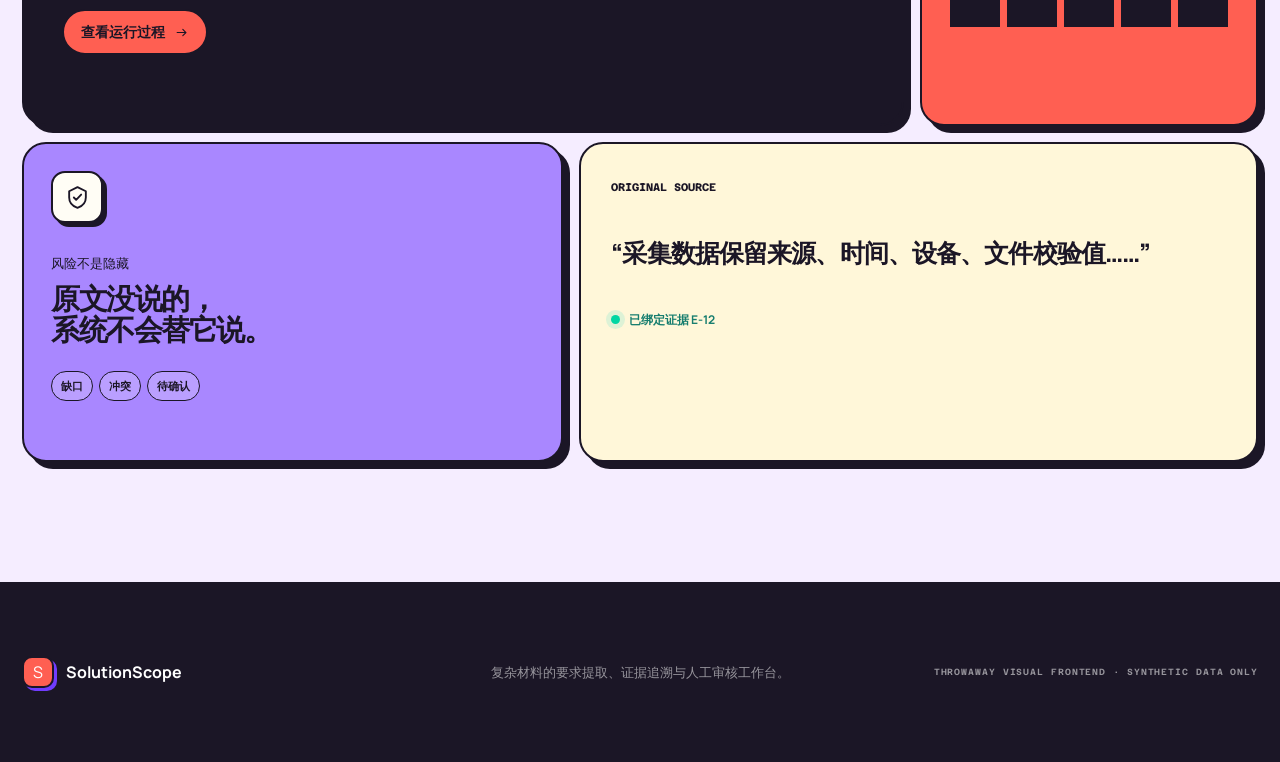
<file: docs/index.html>
<!doctype html>
<html lang="zh-CN">
  <head>
    <meta charset="utf-8" />
    <meta name="viewport" content="width=device-width, initial-scale=1" />
    <meta name="color-scheme" content="light" />
    <meta name="description" content="SolutionScope：面向技术方案评审与验收准备的证据约束审核工作台" />
    <title>SolutionScope — 技术材料审核工作台</title>
    <link rel="icon" href="data:," />
    <link rel="stylesheet" href="styles.css?v=story-sequence-20260825" />
    <link rel="stylesheet" href="product-story.css?v=20260927-architecture-flow" />
  </head>
  <body>
    <!-- 本地审核原型：默认使用脱敏合成数据，可导入 Skill 生成的审核包。 -->
    <div id="app"></div>
    <div id="prototype-toast" class="prototype-toast" role="status" aria-live="polite"></div>
    <script src="fixture.js"></script>
    <script src="payload.js"></script>
    <script src="state.js"></script>
    <script src="app.js?v=architecture-flow-20260927"></script>
    <script src="runtime.js?v=manual-review-20260810"></script>
  </body>
</html>
</file>
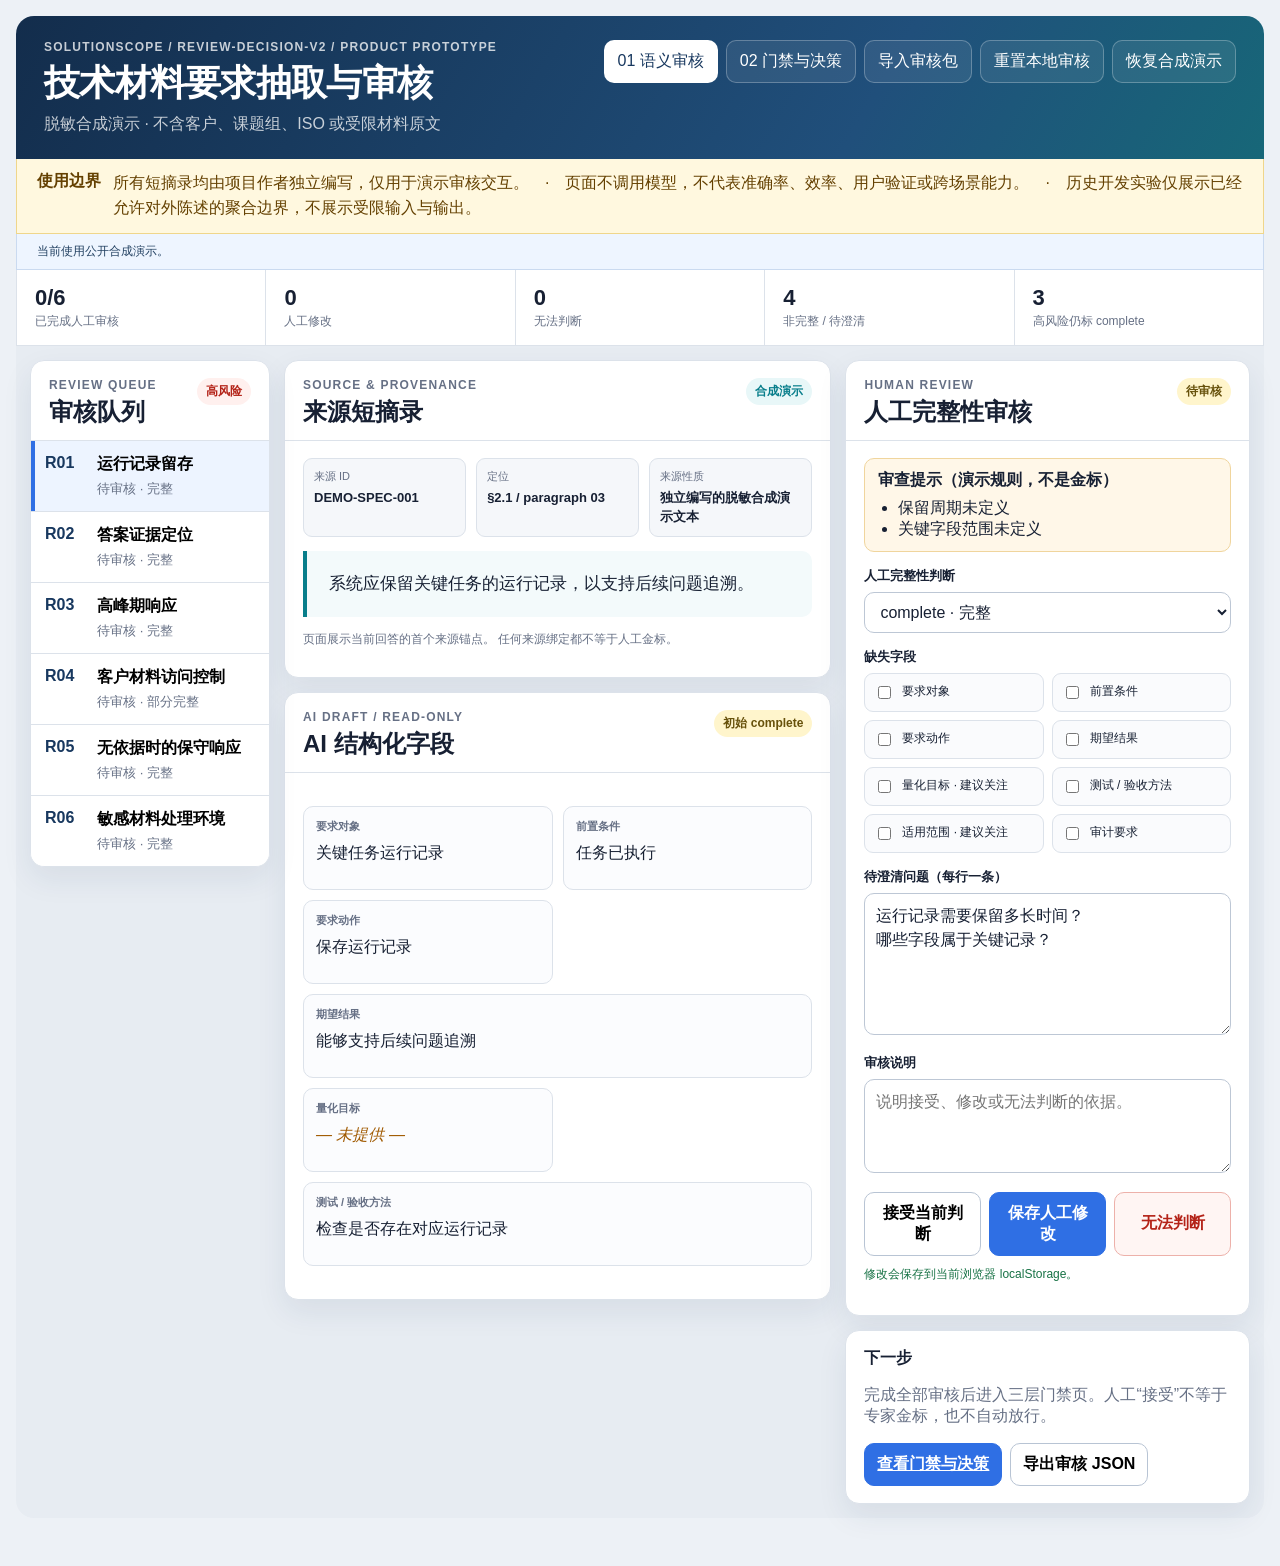
<file: prototype/review-decision-v2/index.html>
<!doctype html>
<html lang="zh-CN">
  <head>
    <meta charset="utf-8" />
    <meta name="viewport" content="width=device-width, initial-scale=1" />
    <meta name="color-scheme" content="light" />
    <title>SolutionScope — 语义审核</title>
    <link rel="icon" href="data:," />
    <link rel="stylesheet" href="styles.css" />
  </head>
  <body data-page="review">
    <main id="app"></main>
    <script src="fixture.js"></script>
    <script src="payload.js"></script>
    <script src="state.js"></script>
    <script src="app.js"></script>
  </body>
</html>
</file>
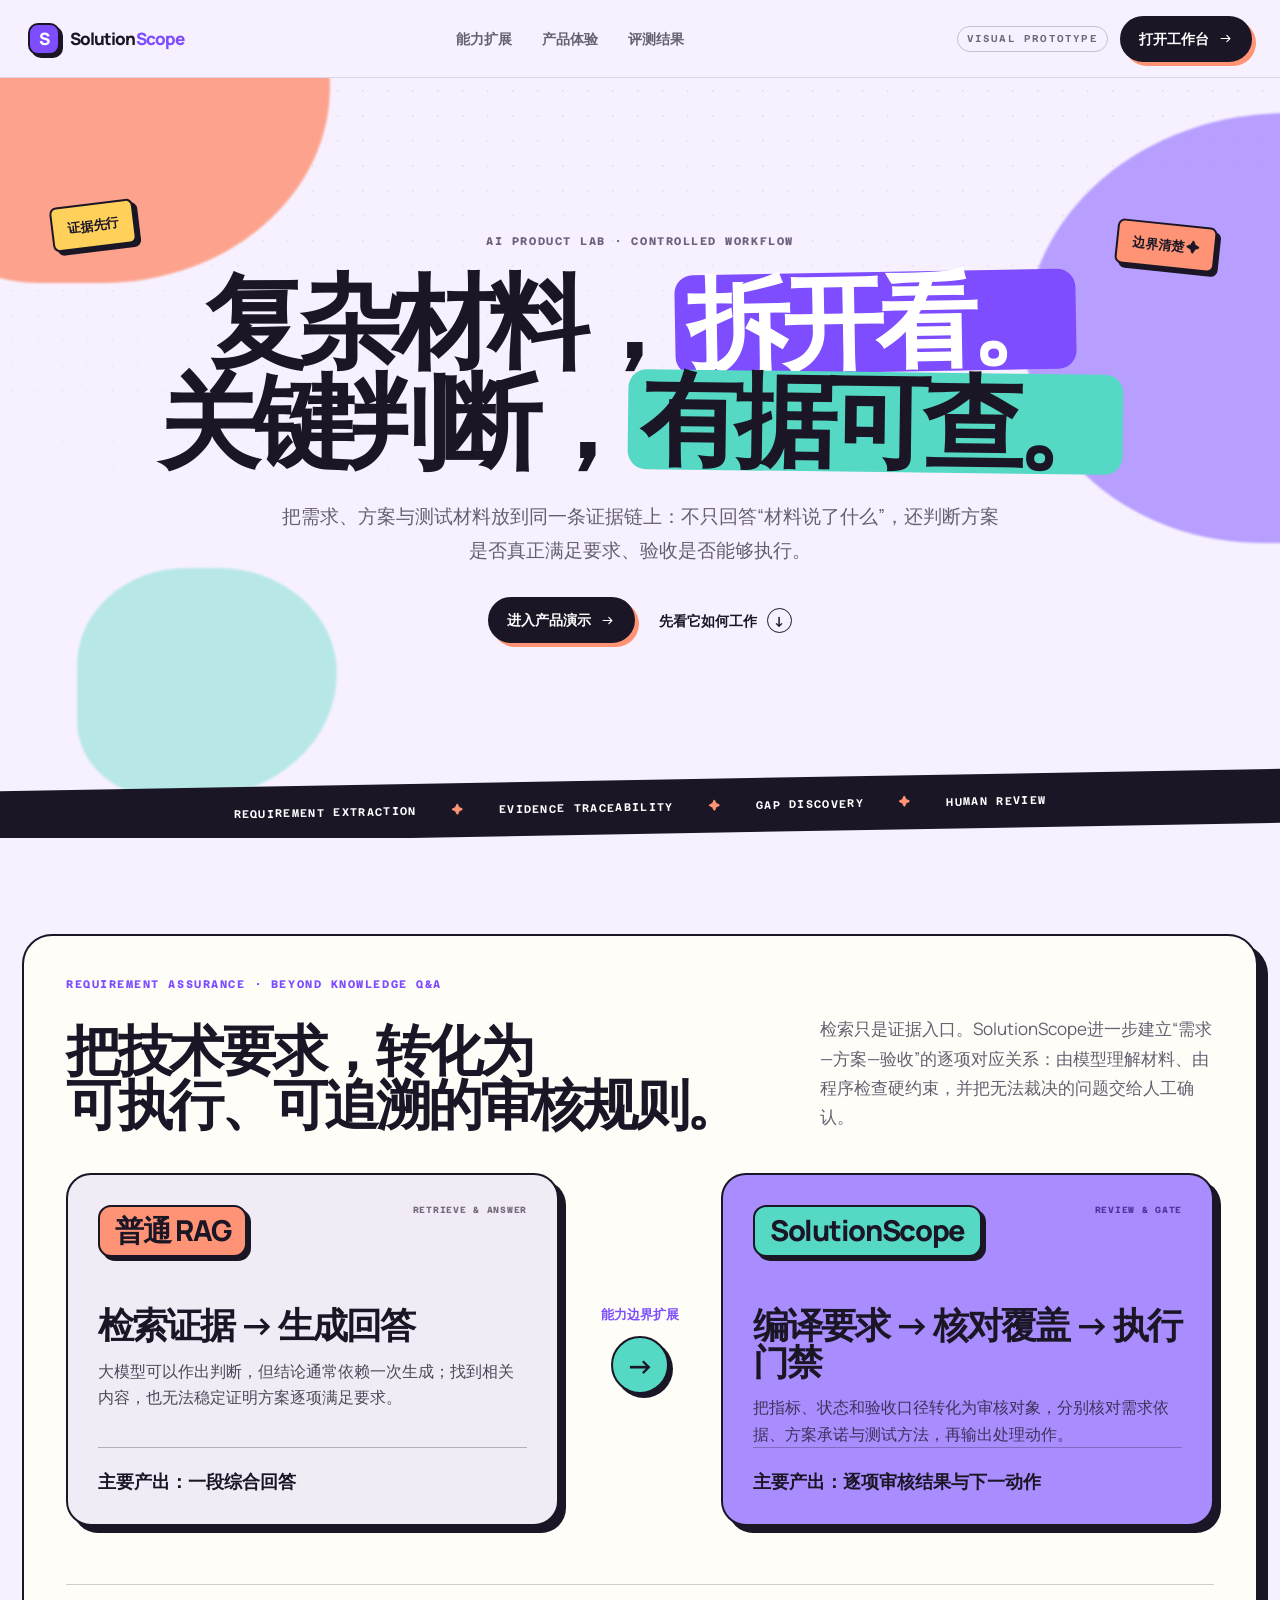
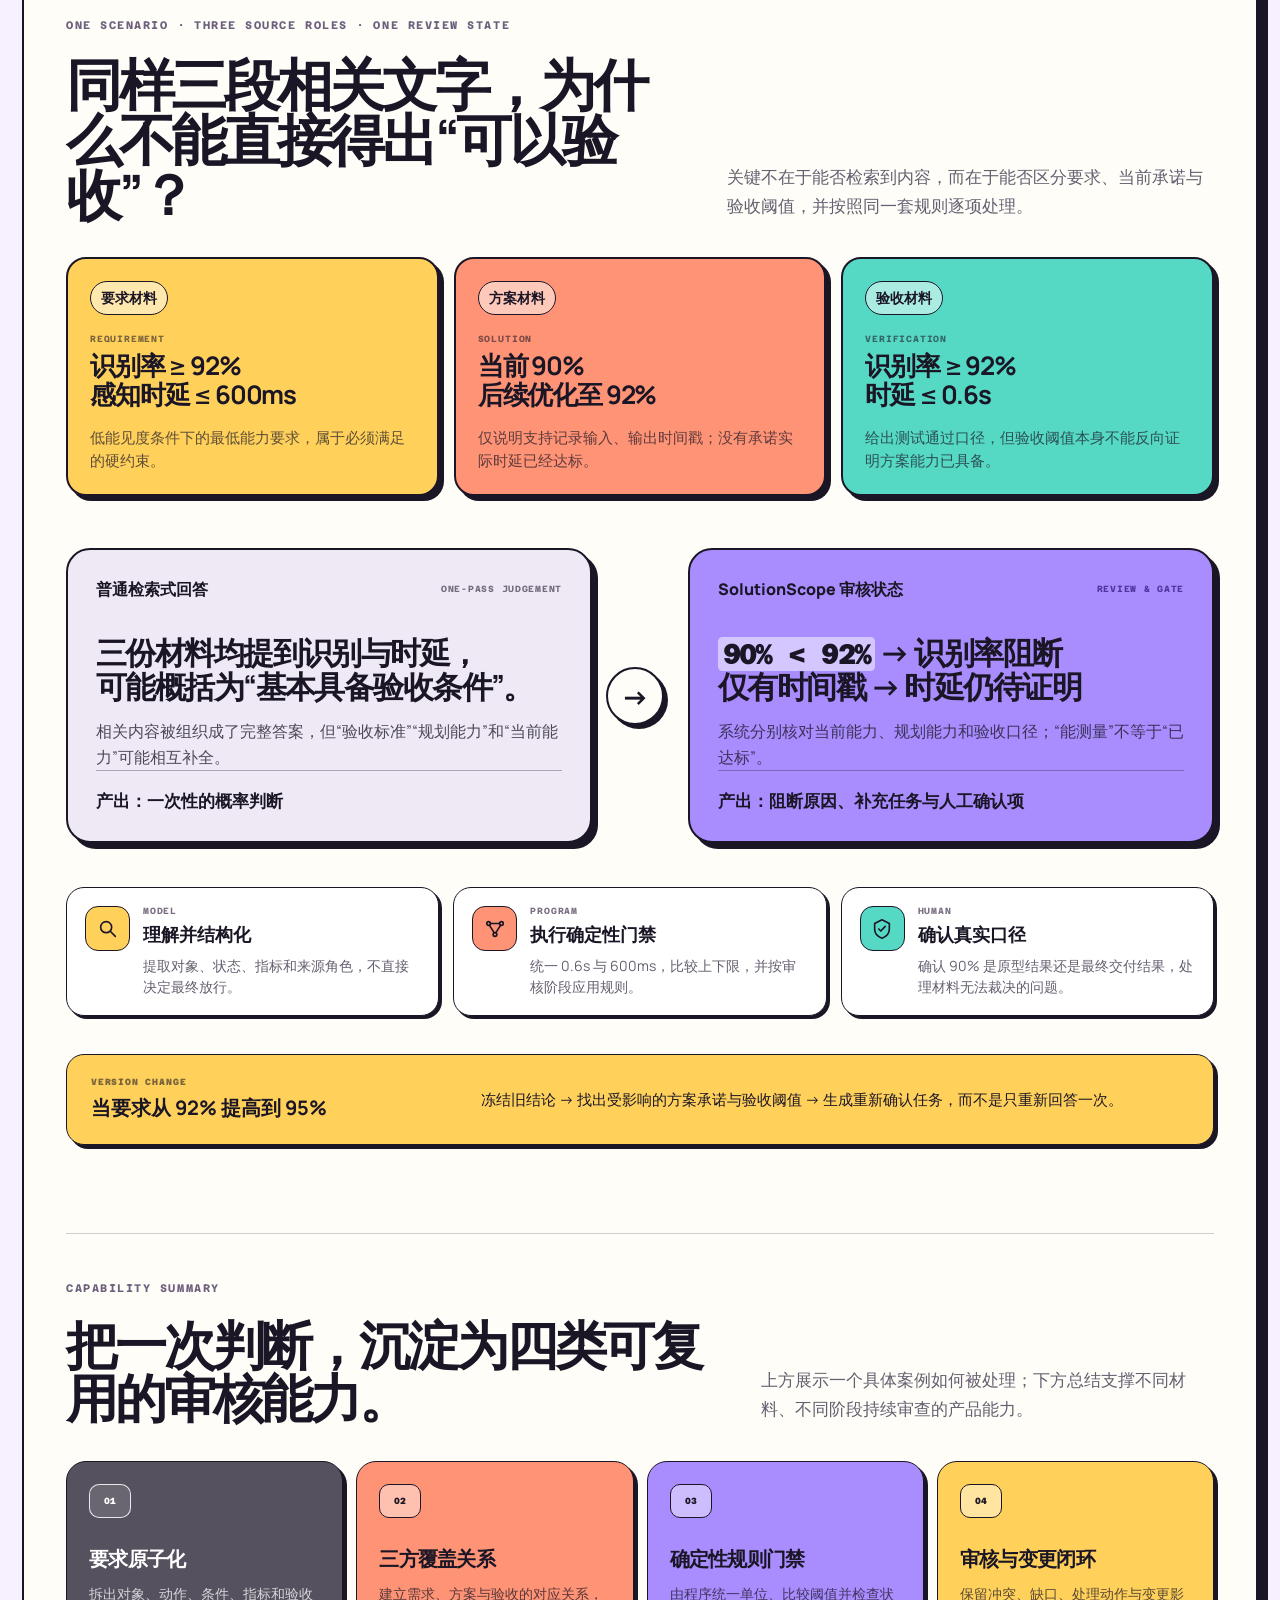
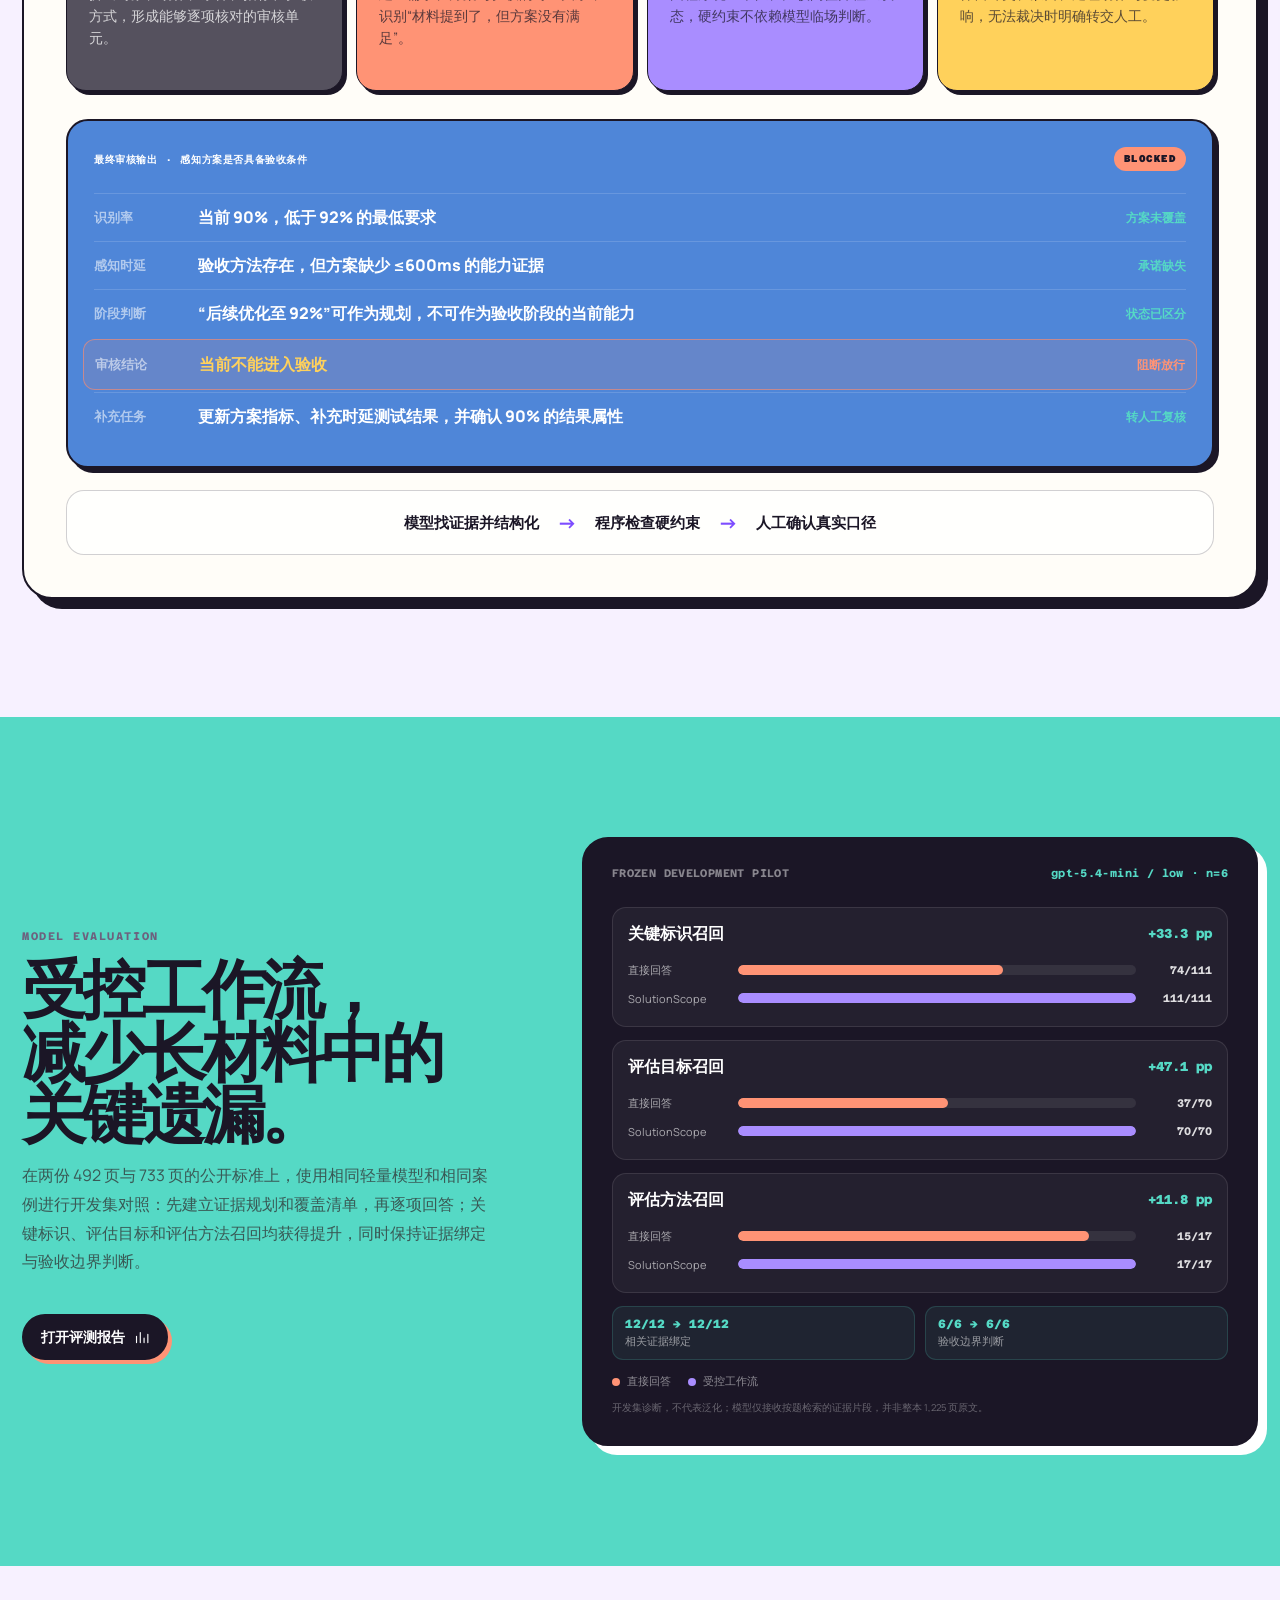
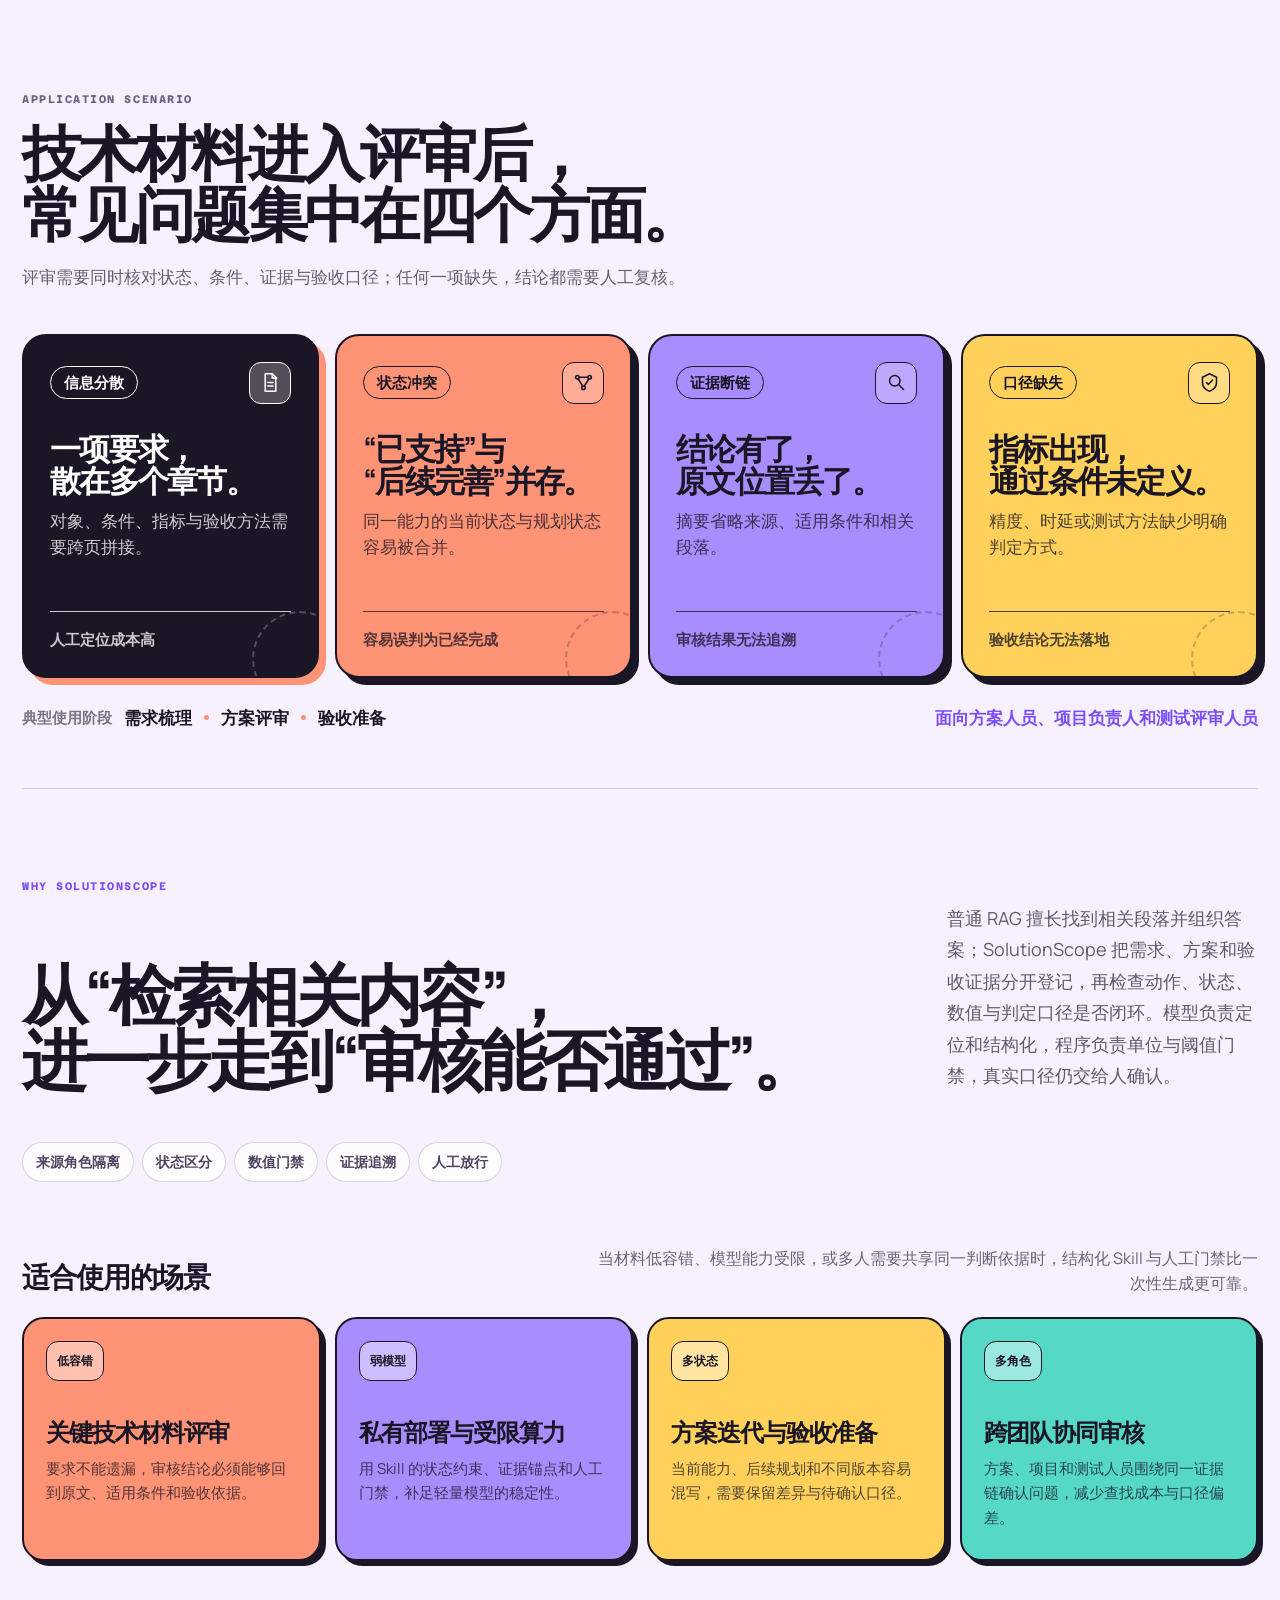
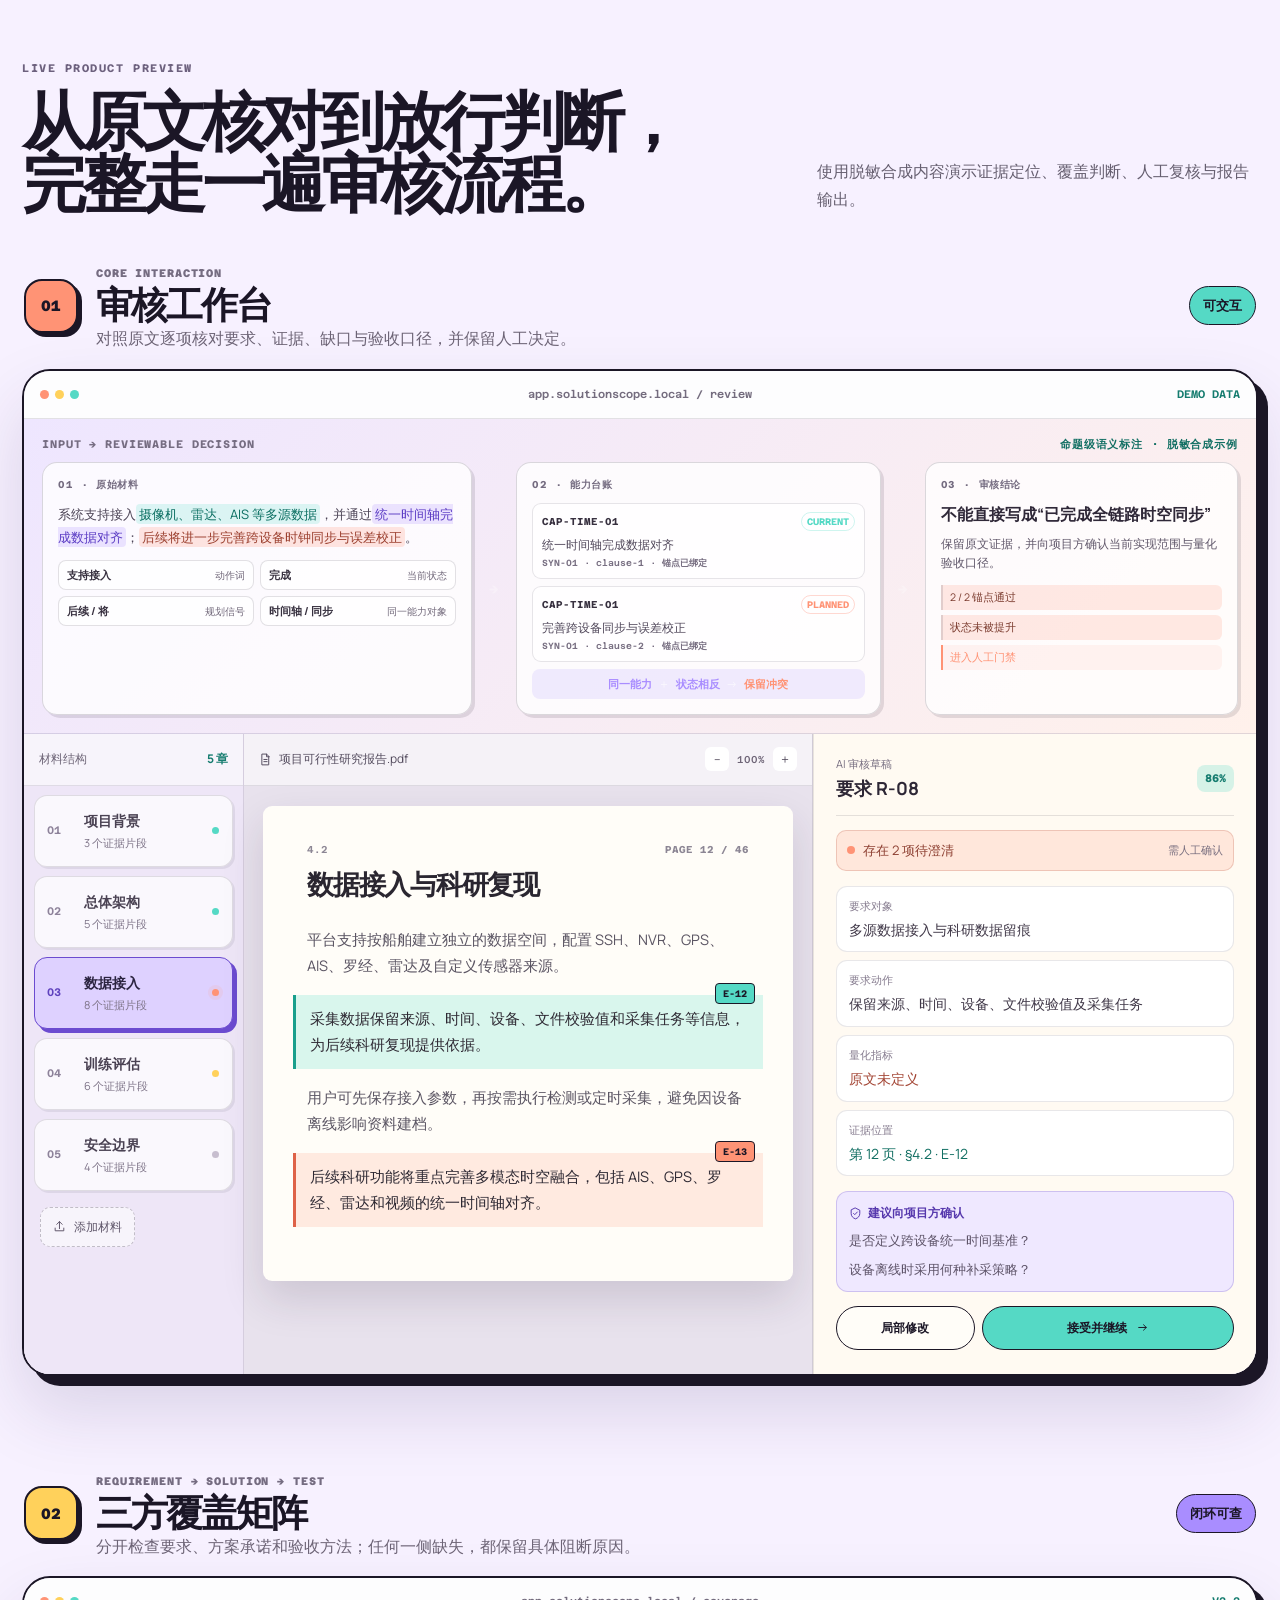
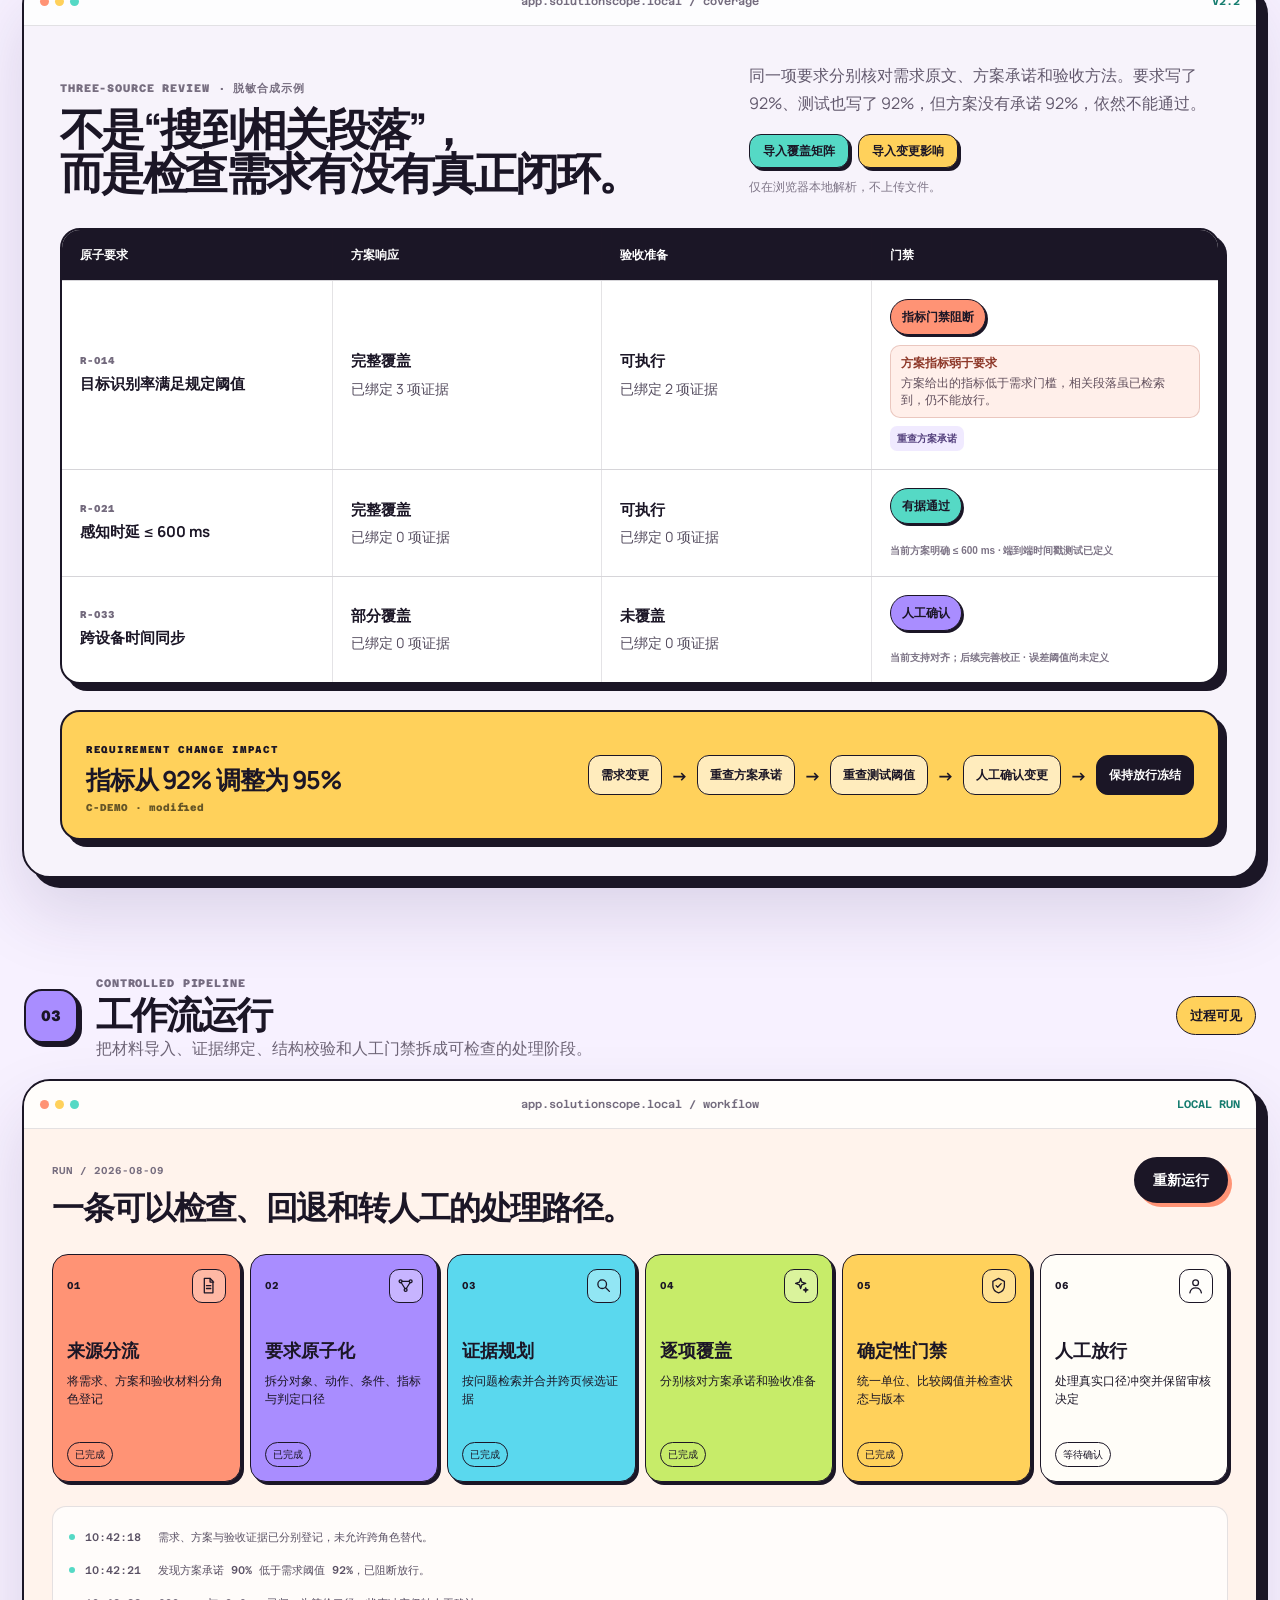
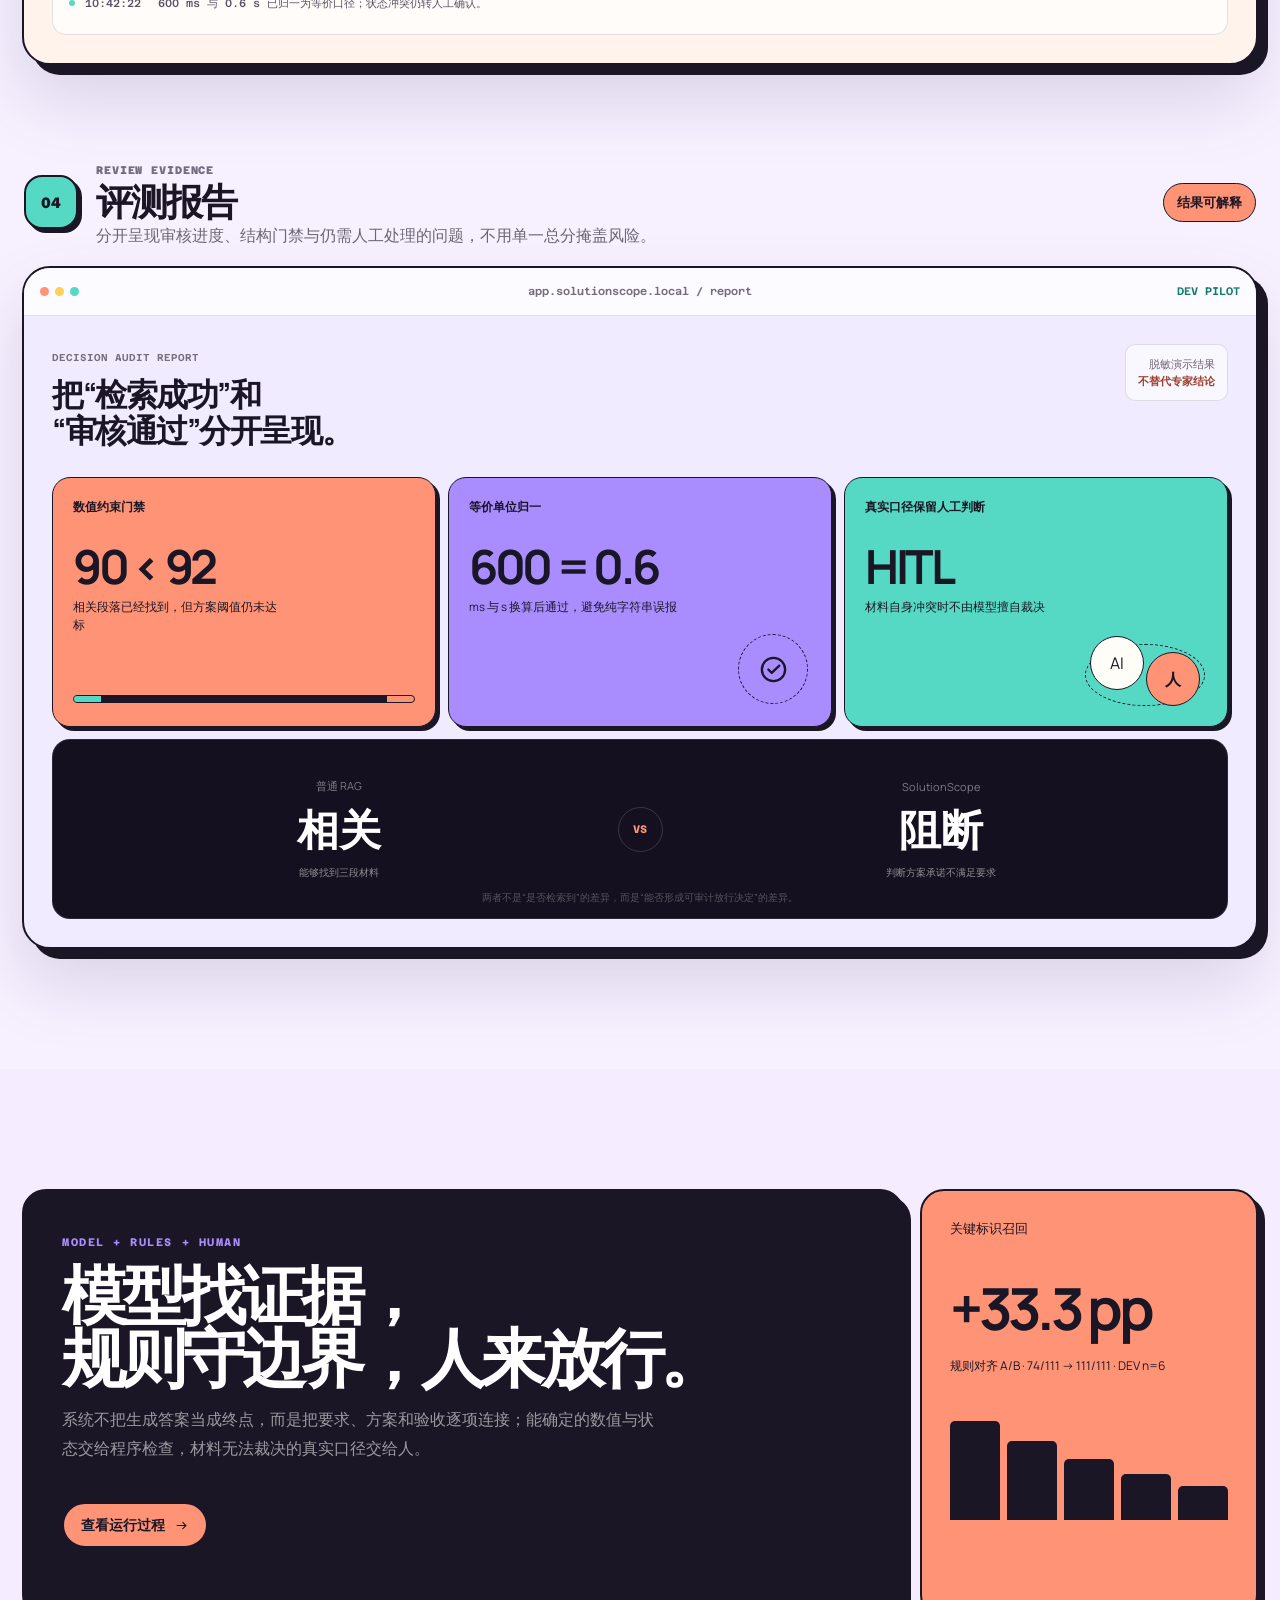
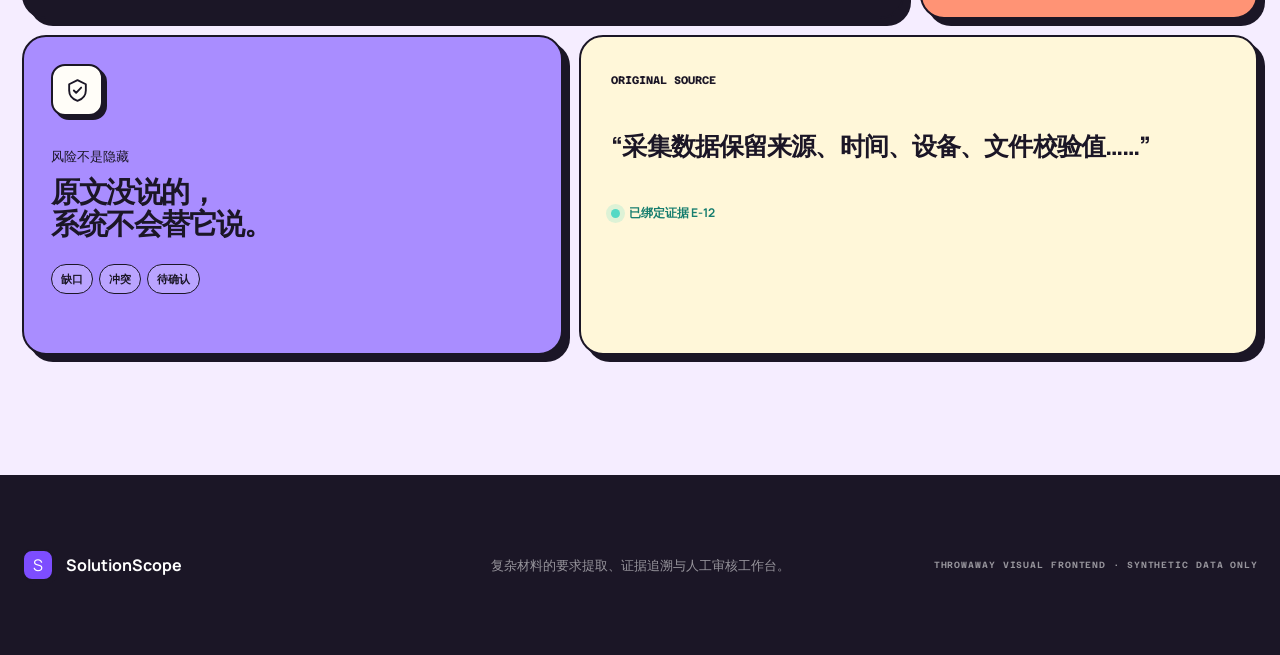
<file: demo/decision.html>
<!doctype html>
<html lang="zh-CN">
  <head>
    <meta charset="utf-8" />
    <meta name="viewport" content="width=device-width, initial-scale=1" />
    <meta name="color-scheme" content="light" />
    <title>SolutionScope — 门禁与决策</title>
    <link rel="icon" href="data:," />
    <link rel="stylesheet" href="styles.css" />
  </head>
  <body data-page="decision">
    <main id="app"></main>
    <script src="fixture.js"></script>
    <script src="payload.js"></script>
    <script src="state.js"></script>
    <script src="app.js"></script>
  </body>
</html>
</file>
<file: demo/styles.css>
@import url("https://fonts.googleapis.com/css2?family=Azeret+Mono:wght@500;600;700&family=Manrope:wght@400;500;600;700;800&display=swap");

:root {
  --ink: #1b1626;
  --muted: #665f70;
  --paper: #f7f1ff;
  --white: #fffdf8;
  --violet: #7d4dff;
  --violet-soft: #a98dff;
  --coral: #ff9375;
  --mint: #55d9c5;
  --cyan: #5ad8ee;
  --lime: #c7ec69;
  --yellow: #ffd15b;
  --border: 2px solid var(--ink);
  --shadow: 7px 7px 0 var(--ink);
  --radius: 24px;
}

* { box-sizing: border-box; }
html { scroll-behavior: smooth; }
body { margin: 0; overflow-x: hidden; color: var(--ink); background: var(--paper); font-family: Manrope, "PingFang SC", "Microsoft YaHei", sans-serif; }
button, a { font: inherit; }
button { cursor: pointer; }
a { color: inherit; }
svg { width: 1.08em; height: 1.08em; fill: none; stroke: currentColor; stroke-width: 1.8; stroke-linecap: round; stroke-linejoin: round; }

.topbar { position: sticky; z-index: 90; top: 0; height: 78px; padding: 0 max(28px, calc((100vw - 1380px) / 2)); display: flex; align-items: center; justify-content: space-between; gap: 24px; border-bottom: 1px solid rgba(27,22,38,.12); background: rgba(247,241,255,.82); backdrop-filter: blur(18px); }
.logo { display: inline-flex; align-items: center; gap: 10px; text-decoration: none; font-weight: 800; letter-spacing: -.055em; }
.logo em { color: var(--violet); font-style: normal; }
.logo-mark { display: grid; place-items: center; width: 32px; height: 32px; color: #fff; border: var(--border); border-radius: 10px; background: var(--violet); box-shadow: 3px 3px 0 var(--ink); }
.nav-links { display: flex; align-items: center; gap: 30px; }
.nav-links a { color: var(--muted); text-decoration: none; font-size: 13px; font-weight: 650; }
.nav-links a:hover { color: var(--ink); }
.nav-actions { display: flex; align-items: center; gap: 12px; }
.prototype-badge { padding: 7px 9px; border: 1px solid rgba(27,22,38,.22); border-radius: 999px; color: #6f6879; font: 600 8px/1 "Azeret Mono", monospace; letter-spacing: .12em; }

.button { min-height: 44px; display: inline-flex; align-items: center; justify-content: center; gap: 9px; padding: 11px 17px; border: var(--border); border-radius: 999px; font-size: 12px; font-weight: 800; transition: transform .18s ease, box-shadow .18s ease, background .18s ease; }
.button:hover { transform: translate(-2px,-2px); box-shadow: 5px 5px 0 var(--ink); }
.button-dark { color: #fff; background: var(--ink); box-shadow: 4px 4px 0 var(--coral); }
.button-light { color: var(--ink); background: var(--white); }
.button-mint { color: var(--ink); background: var(--mint); }
.button-mint.approved { color: #fff; background: #117b6a; }
.button-coral { color: var(--ink); background: var(--coral); }

.hero { position: relative; min-height: 760px; padding: 150px 24px 0; overflow: hidden; }
.hero::before { content: ""; position: absolute; inset: 0; opacity: .18; background-image: radial-gradient(#8f80a8 1px, transparent 1px); background-size: 25px 25px; mask-image: linear-gradient(black, transparent 82%); }
.hero-content { position: relative; z-index: 3; width: min(1180px, 100%); margin: auto; text-align: center; }
.eyebrow { color: #6d617e; font: 700 9px/1.3 "Azeret Mono", monospace; letter-spacing: .14em; }
.hero h1 { margin: 22px auto 26px; font-size: clamp(62px, 8vw, 112px); line-height: .92; letter-spacing: -.078em; }
.hero h1 span { display: inline-block; padding: 0 .12em .06em; color: #fff; border-radius: .18em; transform: rotate(-1deg); }
.hero .purple-block { background: var(--violet); }
.hero .mint-block { color: var(--ink); background: var(--mint); transform: rotate(.7deg); }
.hero-content > p { max-width: 730px; margin: auto; color: var(--muted); font-size: 17px; line-height: 1.8; }
.hero-actions { margin-top: 30px; display: flex; align-items: center; justify-content: center; gap: 24px; }
.text-link { color: var(--ink); font-size: 12px; font-weight: 800; text-decoration: none; }
.text-link span { display: inline-grid; place-items: center; width: 25px; height: 25px; margin-left: 7px; border: 1.5px solid var(--ink); border-radius: 50%; }
.hero-blob { position: absolute; z-index: 1; opacity: .82; filter: blur(1px); animation: blob 9s ease-in-out infinite alternate; }
.blob-coral { width: 430px; height: 370px; top: -165px; left: -100px; border-radius: 45% 55% 62% 38%; background: var(--coral); }
.blob-violet { width: 500px; height: 430px; top: 35px; right: -245px; border-radius: 62% 38% 44% 56%; background: var(--violet-soft); animation-delay: -3s; }
.blob-mint { width: 260px; height: 230px; left: 6%; bottom: 40px; border-radius: 48% 52% 62% 38%; background: var(--mint); opacity: .38; animation-delay: -6s; }
.sticker { position: absolute; z-index: 4; padding: 11px 14px; border: var(--border); border-radius: 7px; font-size: 11px; font-weight: 800; box-shadow: 4px 4px 0 var(--ink); }
.sticker-left { top: 125px; left: 4%; background: var(--yellow); transform: rotate(-7deg); }
.sticker-right { top: 145px; right: 5%; background: var(--coral); transform: rotate(6deg); }
.hero-ribbon { position: absolute; z-index: 5; left: -1%; right: -1%; bottom: 4px; height: 54px; display: flex; align-items: center; justify-content: center; gap: 35px; color: #fff; background: var(--ink); transform: rotate(-1deg); font: 600 9px "Azeret Mono", monospace; letter-spacing: .12em; white-space: nowrap; }
.hero-ribbon i { color: var(--coral); font-style: normal; }

.product-section, .story-section, .evaluation-section { padding: 120px max(22px, calc((100vw - 1380px) / 2)); scroll-margin-top: 86px; }
.scenario-intro { margin-bottom: 94px; }
.scenario-copy { max-width: 980px; }
.scenario-copy h2 { margin: 14px 0 18px; font-size: clamp(42px,4.7vw,68px); line-height: 1.02; letter-spacing: -.06em; }
.scenario-copy p { max-width: 760px; margin: 0; color: var(--muted); font-size: 17px; line-height: 1.7; }
.scenario-risk-grid { margin-top: 42px; display: grid; grid-template-columns: repeat(4,minmax(0,1fr)); gap: 16px; }
.scenario-risk-card { position: relative; min-height: 344px; padding: 26px; display: flex; flex-direction: column; color: var(--ink); border: var(--border); border-radius: var(--radius); box-shadow: var(--shadow); overflow: hidden; }
.scenario-risk-card::after { content: ""; width: 92px; height: 92px; position: absolute; right: -31px; bottom: -31px; border: 2px dashed currentColor; border-radius: 50%; opacity: .24; }
.risk-dark { color: #fff; background: var(--ink); box-shadow: 7px 7px 0 var(--coral); }
.risk-coral { background: var(--coral); }
.risk-violet { background: var(--violet-soft); }
.risk-yellow { background: var(--yellow); }
.risk-card-top { display: flex; align-items: center; justify-content: space-between; }
.risk-card-top strong { display: inline-flex; padding: 8px 13px; border: 1.7px solid currentColor; border-radius: 999px; font-size: 15px; line-height: 1; }
.risk-card-top i { width: 42px; height: 42px; display: grid; place-items: center; border: 1.5px solid currentColor; border-radius: 12px; background: rgba(255,255,255,.24); font-style: normal; }
.risk-card-top svg { width: 21px; height: 21px; }
.scenario-risk-card h3 { margin: 28px 0 12px; font-size: clamp(31px,2.45vw,38px); line-height: 1.03; letter-spacing: -.055em; }
.scenario-risk-card p { margin: 0; max-width: 280px; font-size: 17px; line-height: 1.52; opacity: .78; }
.scenario-risk-card footer { margin-top: auto; padding-top: 17px; border-top: 1px solid currentColor; font-size: 15px; font-weight: 800; opacity: .76; }
.scenario-audience { margin-top: 28px; display: flex; align-items: center; gap: 12px; }
.scenario-audience span { color: #7c7384; font-size: 15px; font-weight: 800; }
.scenario-audience b { font-size: 17px; }
.scenario-audience i { width: 5px; height: 5px; border-radius: 50%; background: var(--coral); }
.scenario-audience strong { margin-left: auto; color: var(--violet); font-size: 17px; }
.scenario-capability-bridge { margin-top: 58px; padding-top: 64px; border-top: 1px solid rgba(32,26,46,.18); }
.capability-copy { display: grid; grid-template-columns: minmax(0,1.55fr) minmax(300px,.55fr); align-items: end; gap: 50px; }
.capability-copy .eyebrow { grid-column: 1/-1; margin-bottom: -42px; color: var(--violet); }
.capability-copy h2 { margin: 0; font-size: clamp(48px,5.15vw,70px); line-height: .98; letter-spacing: -.065em; }
.capability-copy > p { margin: 0; color: #62596d; font-size: 18px; line-height: 1.75; }
.capability-tags { grid-column: 1/-1; display: flex; flex-wrap: wrap; gap: 8px; }
.capability-tags b { padding: 9px 13px; color: #4f4560; border: 1px solid rgba(32,26,46,.17); border-radius: 999px; background: rgba(255,255,255,.76); font-size: 14px; }
.application-scenario-heading { margin: 64px 0 20px; display: flex; align-items: end; justify-content: space-between; gap: 40px; }
.application-scenario-heading span { font-size: 28px; font-weight: 900; letter-spacing: -.04em; }
.application-scenario-heading p { max-width: 660px; margin: 0; color: #6c6375; font-size: 16px; line-height: 1.6; text-align: right; }
.application-scenario-grid { display: grid; grid-template-columns: repeat(4,minmax(0,1fr)); gap: 14px; }
.application-scenario-card { min-height: 244px; padding: 22px; color: var(--ink); border: 2px solid var(--ink); border-radius: 22px; box-shadow: 5px 5px 0 var(--ink); }
.application-scenario-card > span { display: inline-grid; min-width: 54px; height: 40px; padding: 0 10px; place-items: center; border: 1.5px solid var(--ink); border-radius: 12px; background: rgba(255,255,255,.42); font-size: 12px; font-weight: 900; }
.application-scenario-card h3 { margin: 38px 0 12px; font-size: 24px; line-height: 1.08; letter-spacing: -.045em; }
.application-scenario-card p { margin: 0; font-size: 15px; line-height: 1.65; opacity: .76; }
.app-coral { background: var(--coral); }.app-violet { background: var(--violet-soft); }.app-yellow { background: var(--yellow); }.app-mint { background: var(--mint); }

.rag-boundary-demo { margin-top: 74px; padding: 42px; scroll-margin-top: 104px; border: var(--border); border-radius: 30px; background: var(--white); box-shadow: 10px 10px 0 var(--ink); }
.rag-boundary-heading { display: grid; grid-template-columns: minmax(0,1.15fr) minmax(300px,.65fr); align-items: end; gap: 22px 56px; }
.rag-boundary-heading .eyebrow { grid-column: 1/-1; color: var(--violet); }
.rag-boundary-heading h2 { margin: 0; font-size: clamp(40px,4.3vw,62px); line-height: .98; letter-spacing: -.06em; }
.rag-boundary-heading p { margin: 0; color: var(--muted); font-size: 17px; line-height: 1.72; }
.rag-boundary-lead { width: min(1380px, calc(100% - 44px)); margin: 96px auto 118px; }
.boundary-expansion-flow { margin-top: 42px; display: grid; grid-template-columns: minmax(0,1fr) 126px minmax(0,1fr); align-items: stretch; gap: 18px; }
.boundary-flow-card { min-height: 300px; padding: 30px; display: flex; flex-direction: column; border: var(--border); border-radius: 25px; box-shadow: 7px 7px 0 var(--ink); }
.boundary-flow-card > div { display: flex; align-items: center; justify-content: space-between; gap: 18px; }
.boundary-flow-card > div span { font-size: 18px; font-weight: 900; }
.boundary-product-head { align-items: flex-start !important; }
.boundary-product-name { display: inline-flex; align-items: center; min-height: 52px; padding: 8px 15px 10px; border: 2px solid var(--ink); border-radius: 13px; box-shadow: 4px 4px 0 var(--ink); font-size: clamp(26px,2.25vw,36px) !important; line-height: .94; letter-spacing: -.045em; }
.boundary-product-name-rag { background: var(--coral); }
.boundary-product-name-scope { background: var(--mint); }
.boundary-flow-card > div small { font: 700 9px/1.2 "Azeret Mono", monospace; letter-spacing: .08em; }
.boundary-flow-card h3 { margin: 50px 0 14px; font-size: clamp(30px,2.8vw,43px); line-height: 1.02; letter-spacing: -.055em; }
.boundary-flow-card p { max-width: 540px; margin: 0; font-size: 16px; line-height: 1.65; opacity: .76; }
.boundary-flow-card > b { margin-top: auto; padding-top: 21px; border-top: 1px solid rgba(27,22,38,.28); font-size: 18px; }
.boundary-rag-card { background: #f0ebf5; }
.boundary-rag-card small { color: #746b7d; }
.boundary-scope-card { background: var(--violet-soft); }
.boundary-scope-card small { color: #4f359c; }
.boundary-expansion-arrow { align-self: center; display: grid; justify-items: center; gap: 14px; color: var(--violet); }
.boundary-expansion-arrow span { max-width: 82px; font-size: 13px; line-height: 1.25; text-align: center; font-weight: 900; }
.boundary-expansion-arrow b { width: 58px; height: 58px; display: grid; place-items: center; color: var(--ink); border: var(--border); border-radius: 50%; background: var(--mint); box-shadow: 4px 4px 0 var(--ink); font-size: 28px; }
.boundary-case-heading { margin-top: 58px; display: grid; grid-template-columns: minmax(0,1.12fr) minmax(340px,.88fr); align-items: end; gap: 42px; padding-top: 34px; border-top: 1.5px solid rgba(27,22,38,.2); }
.boundary-case-heading .eyebrow { grid-column: 1/-1; }
.boundary-case-heading h3 { margin: -18px 0 0; font-size: clamp(36px,4.35vw,64px); line-height: .98; letter-spacing: -.06em; }
.boundary-case-heading p { margin: 0; color: var(--muted); font-size: 17px; line-height: 1.7; }
.boundary-capability-heading { margin-top: 88px; padding-top: 42px; display: grid; grid-template-columns: minmax(0,1.18fr) minmax(320px,.82fr); align-items: end; gap: 42px; border-top: 1.5px solid rgba(27,22,38,.2); }
.boundary-capability-heading .eyebrow { grid-column: 1/-1; margin-bottom: -20px; }
.boundary-capability-heading h3 { max-width: 930px; margin: 0; font-size: clamp(36px,4.1vw,60px); line-height: 1; letter-spacing: -.06em; }
.boundary-capability-heading p { max-width: 560px; margin: 0; color: var(--muted); font-size: 17px; line-height: 1.68; }
.boundary-capability-grid { margin-top: 38px; display: grid; grid-template-columns: repeat(4,minmax(0,1fr)); gap: 13px; }
.boundary-capability-grid article { min-height: 230px; padding: 22px; display: flex; flex-direction: column; border: 1.7px solid var(--ink); border-radius: 20px; box-shadow: 4px 4px 0 var(--ink); background: var(--white); }
.boundary-capability-grid article:nth-child(1) { color: #fff; background: #55515e; }
.boundary-capability-grid article:nth-child(2) { background: var(--coral); }
.boundary-capability-grid article:nth-child(3) { background: var(--violet-soft); }
.boundary-capability-grid article:nth-child(4) { background: var(--yellow); }
.boundary-capability-grid article:nth-child(1) p { color: rgba(255,255,255,.76); }
.boundary-capability-grid article:nth-child(1) span { border-color: rgba(255,255,255,.86); background: rgba(255,255,255,.12); }
.boundary-capability-grid span { width: 42px; height: 34px; display: grid; place-items: center; border: 1.5px solid var(--ink); border-radius: 10px; background: rgba(255,255,255,.42); font: 800 9px "Azeret Mono", monospace; }
.boundary-capability-grid b { display: block; margin-top: 29px; font-size: 20px; line-height: 1.18; letter-spacing: -.035em; }
.boundary-capability-grid p { margin: 12px 0 0; color: rgba(27,22,38,.72); font-size: 14px; line-height: 1.58; }
.boundary-proof-strip { margin-top: 28px; display: grid; grid-template-columns: 1fr; gap: 14px; }
.boundary-proof-strip article { min-height: 206px; padding: 26px; border: var(--border); border-radius: 22px; box-shadow: 5px 5px 0 var(--ink); }
.boundary-proof-strip article > span { display: block; font: 700 10px/1.3 "Azeret Mono", monospace; letter-spacing: .06em; }
.boundary-audit-record { color: #fff; background: #4f86d8; }
.boundary-record-head { display: flex; align-items: center; justify-content: space-between; gap: 18px; }
.boundary-record-head > span { font: 700 10px/1.3 "Azeret Mono", monospace; letter-spacing: .06em; }
.boundary-record-head > b { padding: 7px 10px; color: var(--ink); border-radius: 999px; background: var(--coral); font: 900 10px/1 "Azeret Mono", monospace; letter-spacing: .05em; }
.boundary-audit-record dl { margin: 22px 0 0; }
.boundary-audit-record dl > div { padding: 12px 0; display: grid; grid-template-columns: 92px minmax(0,1fr) auto; align-items: center; gap: 12px; border-top: 1px solid rgba(255,255,255,.14); }
.boundary-audit-record dt { color: rgba(255,255,255,.56); font-size: 13px; font-weight: 800; }
.boundary-audit-record dd { margin: 0; font-size: 16px; font-weight: 900; }
.boundary-audit-record small { color: var(--mint); font-size: 12px; font-weight: 800; }
.boundary-audit-record .boundary-record-result { margin: 2px -11px; padding: 13px 11px; border: 1px solid rgba(255,139,109,.62); border-radius: 12px; background: rgba(255,139,109,.13); }
.boundary-audit-record .boundary-record-result dd { color: var(--yellow); }
.boundary-audit-record .boundary-record-result small { color: var(--coral); }
.boundary-responsibility-note { margin-top: 22px; padding: 18px 22px; display: flex; align-items: center; justify-content: center; gap: 18px; border: 1.5px solid rgba(27,22,38,.2); border-radius: 18px; background: rgba(255,255,255,.7); }
.boundary-responsibility-note b { font-size: 15px; }
.boundary-responsibility-note i { color: var(--violet); font-style: normal; font-size: 20px; font-weight: 900; }
.rag-source-triplet { margin-top: 36px; display: grid; grid-template-columns: repeat(3,minmax(0,1fr)); gap: 15px; }
.rag-source-card { min-height: 206px; padding: 22px; display: flex; flex-direction: column; border: var(--border); border-radius: 20px; box-shadow: 5px 5px 0 var(--ink); }
.rag-source-card > span { align-self: flex-start; padding: 6px 10px; border: 1.5px solid var(--ink); border-radius: 999px; background: rgba(255,255,255,.5); font-size: 14px; font-weight: 900; }
.rag-source-card small { margin-top: 19px; color: rgba(27,22,38,.58); font: 700 9px/1.2 "Azeret Mono", monospace; letter-spacing: .09em; }
.rag-source-card strong { margin-top: 7px; font-size: clamp(23px,2vw,30px); line-height: 1.12; letter-spacing: -.045em; }
.rag-source-card p { margin: auto 0 0; padding-top: 18px; color: rgba(27,22,38,.7); font-size: 15px; line-height: 1.5; }
.source-requirement { background: var(--yellow); }
.source-solution { background: var(--coral); }
.source-verification { background: var(--mint); }
.decision-compare { margin-top: 52px; display: grid; grid-template-columns: minmax(0,1fr) 68px minmax(0,1fr); align-items: stretch; gap: 14px; }
.decision-card { min-height: 290px; padding: 28px; display: flex; flex-direction: column; border: var(--border); border-radius: 24px; box-shadow: 6px 6px 0 var(--ink); }
.decision-card > div { display: flex; align-items: center; justify-content: space-between; gap: 12px; }
.decision-card > div span { font-size: 16px; font-weight: 900; }
.decision-card > div small { font: 700 9px/1.2 "Azeret Mono", monospace; letter-spacing: .08em; }
.decision-card h3 { margin: 35px 0 14px; font-size: clamp(27px,2.45vw,38px); line-height: 1.08; letter-spacing: -.05em; }
.decision-card p { margin: 0; font-size: 16px; line-height: 1.63; opacity: .76; }
.decision-card > b { margin-top: auto; padding-top: 18px; border-top: 1px solid rgba(27,22,38,.32); font-size: 17px; }
.decision-rag { background: #efe9f5; }
.decision-rag > div small { color: #756b7e; }
.decision-scope { background: var(--violet-soft); }
.decision-scope > div small { color: #50369e; }
.decision-scope code { padding: .03em .16em; border-radius: .16em; background: rgba(255,255,255,.5); font: 800 .9em/1 "Azeret Mono", monospace; }
.decision-arrow { align-self: center; width: 58px; height: 58px; display: grid; place-items: center; border: var(--border); border-radius: 50%; background: var(--white); box-shadow: 4px 4px 0 var(--ink); font-size: 28px; font-weight: 900; }
.decision-roles { margin-top: 44px; display: grid; grid-template-columns: repeat(3,minmax(0,1fr)); gap: 14px; }
.decision-roles article { min-height: 128px; padding: 18px; display: grid; grid-template-columns: 45px 1fr; align-items: start; gap: 13px; border: 1.5px solid var(--ink); border-radius: 18px; background: #fff; box-shadow: 3px 3px 0 var(--ink); }
.decision-roles i { width: 45px; height: 45px; display: grid; place-items: center; border: 1.5px solid var(--ink); border-radius: 13px; background: var(--yellow); font-style: normal; }
.decision-roles article:nth-child(2) i { background: var(--coral); }
.decision-roles article:nth-child(3) i { background: var(--mint); }
.decision-roles i svg { width: 22px; height: 22px; }
.decision-roles span { display: block; color: #7a7082; font: 700 9px/1.2 "Azeret Mono", monospace; letter-spacing: .09em; }
.decision-roles b { display: block; margin-top: 5px; font-size: 18px; }
.decision-roles p { margin: 8px 0 0; color: var(--muted); font-size: 14px; line-height: 1.52; }
.boundary-change-strip { margin-top: 38px; padding: 22px 24px; display: grid; grid-template-columns: minmax(260px,.68fr) minmax(0,1.32fr); align-items: center; gap: 26px; border: 1.7px solid var(--ink); border-radius: 18px; background: var(--yellow); box-shadow: 4px 4px 0 var(--ink); }
.boundary-change-strip div span { display: block; color: rgba(27,22,38,.58); font: 800 9px/1.2 "Azeret Mono", monospace; letter-spacing: .09em; }
.boundary-change-strip div b { display: block; margin-top: 6px; font-size: 20px; }
.boundary-change-strip p { margin: 0; font-size: 15px; line-height: 1.62; }
.section-heading { margin-bottom: 46px; display: grid; grid-template-columns: 1.25fr .75fr; align-items: end; gap: 60px; }
.section-heading h2, .story-main h2, .evaluation-copy h2 { margin: 12px 0 0; font-size: clamp(44px, 5vw, 72px); line-height: .98; letter-spacing: -.065em; }
.section-heading p { margin: 0; color: var(--muted); font-size: 14px; line-height: 1.8; }

.product-shell { overflow: hidden; border: var(--border); border-radius: 28px; background: #201a2e; box-shadow: 12px 12px 0 var(--ink), 0 45px 90px rgba(55,35,93,.22); }
.window-bar { height: 48px; padding: 0 16px; display: grid; grid-template-columns: 1fr auto 1fr; align-items: center; color: rgba(255,255,255,.54); border-bottom: 1px solid rgba(255,255,255,.09); font: 600 9px "Azeret Mono", monospace; }
.window-bar > div { display: flex; gap: 6px; }
.window-bar i { width: 9px; height: 9px; border-radius: 50%; background: var(--coral); }
.window-bar i:nth-child(2) { background: var(--yellow); }.window-bar i:nth-child(3) { background: var(--mint); }
.window-bar b { justify-self: end; color: var(--mint); font-weight: 600; }
.product-tabs { padding: 14px 16px 0; display: flex; gap: 6px; border-bottom: 1px solid rgba(255,255,255,.09); }
.product-tab { padding: 10px 14px; color: rgba(255,255,255,.46); border: 0; border-radius: 10px 10px 0 0; background: transparent; font-size: 11px; font-weight: 700; }
.product-tab.active { color: var(--ink); background: var(--white); }
.product-pane { display: none; min-height: 590px; }.product-pane.active { display: block; animation: pane-in .35s ease both; }

.workspace-grid { display: grid; grid-template-columns: 205px minmax(430px,1fr) minmax(330px,.72fr); min-height: 590px; }
.chapter-rail, .document-panel { border-right: 1px solid rgba(255,255,255,.09); }
.rail-heading, .panel-toolbar { height: 52px; padding: 0 15px; display: flex; align-items: center; justify-content: space-between; color: rgba(255,255,255,.48); border-bottom: 1px solid rgba(255,255,255,.08); font-size: 10px; }
.rail-heading > div { display: flex; align-items: center; gap: 8px; }
.rail-heading em { padding: 3px 6px; color: var(--coral); border: 1px solid rgba(255,147,117,.22); border-radius: 999px; font-size: 7px; font-style: normal; font-weight: 800; }
.rail-heading b { color: var(--mint); }
.chapter-item { width: 100%; min-height: 64px; display: grid; grid-template-columns: 30px 1fr 8px; align-items: center; gap: 7px; padding: 10px 12px; color: rgba(255,255,255,.72); text-align: left; border: 0; border-bottom: 1px solid rgba(255,255,255,.055); background: transparent; }
.chapter-item:hover { background: rgba(255,255,255,.04); }
.chapter-item.active { background: linear-gradient(90deg, rgba(85,217,197,.15), transparent); box-shadow: inset 3px 0 var(--mint); }
.chapter-id { color: rgba(255,255,255,.28); font: 600 9px "Azeret Mono", monospace; }
.chapter-item.active .chapter-id { color: var(--mint); }
.chapter-item b, .chapter-item small { display: block; }.chapter-item b { font-size: 11px; }.chapter-item small { margin-top: 4px; color: rgba(255,255,255,.3); font-size: 8px; }
.chapter-state { width: 7px; height: 7px; border-radius: 50%; background: rgba(255,255,255,.18); }.chapter-state.done { background: var(--mint); }.chapter-state.active { background: var(--coral); box-shadow: 0 0 0 4px rgba(255,147,117,.12); }.chapter-state.review { background: var(--yellow); }
.add-material { margin: 16px; padding: 10px 12px; display: flex; align-items: center; gap: 8px; color: rgba(255,255,255,.58); border: 1px dashed rgba(255,255,255,.18); border-radius: 10px; background: transparent; font-size: 9px; }
.file-label { display: flex; align-items: center; gap: 7px; color: rgba(255,255,255,.76); }
.panel-toolbar > div { display: flex; align-items: center; gap: 8px; }.panel-toolbar button { width: 24px; height: 24px; color: #fff; border: 0; border-radius: 6px; background: rgba(255,255,255,.07); }.panel-toolbar b { font: 500 8px "Azeret Mono"; }
.document-page { width: min(680px, calc(100% - 38px)); min-height: 465px; margin: 20px auto; padding: 38px 44px; color: #2a2630; border-radius: 9px; background: var(--white); box-shadow: 0 22px 55px rgba(0,0,0,.26); }
.page-meta { display: flex; justify-content: space-between; color: #8c8694; font: 600 8px "Azeret Mono", monospace; }.document-page h3 { margin: 10px 0 24px; font-size: 24px; letter-spacing: -.045em; }.document-page p { color: #5b5563; font-size: 12px; line-height: 1.9; }
.document-page .highlight { position: relative; margin: 16px -14px; padding: 11px 14px; color: #2e2933; border-left: 3px solid; }.document-page .highlight span { position: absolute; top: -12px; right: 8px; padding: 4px 7px; color: var(--ink); border: 1px solid var(--ink); border-radius: 4px; font: 700 7px "Azeret Mono"; }.mint-highlight { border-color: #199f8c!important; background: rgba(85,217,197,.22); }.mint-highlight span { background: var(--mint); }.coral-highlight { border-color: #de6248!important; background: rgba(255,147,117,.18); }.coral-highlight span { background: var(--coral); }
.review-panel { padding: 17px; color: #fff; }.review-heading { display: flex; justify-content: space-between; align-items: center; padding-bottom: 14px; border-bottom: 1px solid rgba(255,255,255,.09); }.review-heading div { display: grid; gap: 4px; }.review-heading span { color: rgba(255,255,255,.36); font-size: 9px; }.review-heading strong { font-size: 13px; }.review-score { padding: 7px 8px; color: var(--mint)!important; border-radius: 8px; background: rgba(85,217,197,.1); font: 700 10px "Azeret Mono"; }
.status-strip { margin-top: 14px; padding: 10px; display: grid; grid-template-columns: 8px 1fr auto; align-items: center; gap: 8px; color: #ffb19f; border: 1px solid rgba(255,147,117,.2); border-radius: 10px; background: rgba(255,147,117,.07); font-size: 10px; }.status-strip i { width: 8px; height: 8px; border-radius: 50%; background: var(--coral); }.status-strip small { color: rgba(255,255,255,.3); }
.field-list { margin: 15px 0; display: grid; gap: 1px; }.field-list div { padding: 10px 0; border-bottom: 1px solid rgba(255,255,255,.06); }.field-list dt { margin-bottom: 5px; color: rgba(255,255,255,.32); font-size: 8px; }.field-list dd { margin: 0; color: rgba(255,255,255,.76); font-size: 10px; line-height: 1.6; }.field-list .missing { color: #ffad9a; }.field-list .evidence { color: var(--mint); }
.clarification-box { padding: 12px; border: 1px solid rgba(169,141,255,.22); border-radius: 12px; background: rgba(169,141,255,.08); }.clarification-box span { display: flex; align-items: center; gap: 7px; color: #c4b3ff; font-size: 9px; font-weight: 800; }.clarification-box p { margin: 8px 0 0; color: rgba(255,255,255,.57); font-size: 9px; line-height: 1.5; }
.review-actions { margin-top: 14px; display: grid; grid-template-columns: .75fr 1.35fr; gap: 7px; }.review-actions .button { min-height: 39px; padding: 8px 10px; border-width: 1px; font-size: 9px; }.review-actions .button:hover { box-shadow: none; transform: translateY(-1px); }
.document-panel.runtime-item-exit, .review-panel.runtime-item-exit { animation: runtime-item-exit .22s ease both; pointer-events: none; }
.document-panel.runtime-item-enter, .review-panel.runtime-item-enter { animation: runtime-item-enter .42s cubic-bezier(.22,1,.36,1) both; }

.workflow-pane-head, .report-head { padding: 28px; display: flex; justify-content: space-between; align-items: flex-start; color: #fff; }.workflow-pane-head span, .report-head span { color: rgba(255,255,255,.35); font: 600 8px "Azeret Mono"; }.workflow-pane-head h3, .report-head h3 { max-width: 700px; margin: 10px 0 0; font-size: 28px; line-height: 1.15; letter-spacing: -.045em; }
.workflow-stage { padding: 0 28px 24px; display: grid; grid-template-columns: repeat(6,1fr); gap: 9px; }.workflow-step { min-height: 225px; padding: 14px; color: var(--ink); border: 1.5px solid var(--ink); border-radius: 16px; box-shadow: 3px 3px 0 var(--ink); animation: step-float 2.8s ease-in-out infinite alternate; animation-delay: var(--step-delay); }.workflow-step > div { display: flex; justify-content: space-between; align-items: center; }.workflow-step > div span { font: 700 8px "Azeret Mono"; }.workflow-step > div i { display: grid; place-items: center; width: 34px; height: 34px; border: 1.5px solid var(--ink); border-radius: 10px; background: rgba(255,255,255,.34); }.workflow-step h4 { margin: 35px 0 9px; font-size: 15px; }.workflow-step p { min-height: 55px; margin: 0; font-size: 9px; line-height: 1.5; }.workflow-step small { display: inline-block; margin-top: 15px; padding: 4px 7px; border: 1px solid var(--ink); border-radius: 999px; font-size: 7px; }.workflow-step.coral { background: var(--coral); }.workflow-step.violet { background: var(--violet-soft); }.workflow-step.cyan { background: var(--cyan); }.workflow-step.lime { background: var(--lime); }.workflow-step.yellow { background: var(--yellow); }.workflow-step.white { background: var(--white); }
.workflow-log { margin: 0 28px 28px; padding: 14px 16px; border: 1px solid rgba(255,255,255,.09); border-radius: 14px; background: rgba(255,255,255,.035); }.workflow-log div { min-height: 33px; display: grid; grid-template-columns: 7px 64px 1fr; align-items: center; gap: 9px; color: rgba(255,255,255,.58); font: 500 8px "Azeret Mono"; }.workflow-log i { width: 6px; height: 6px; border-radius: 50%; background: var(--mint); }.workflow-log p { margin: 0; }

.report-status { padding: 10px 12px; color: rgba(255,255,255,.5); text-align: right; border: 1px solid rgba(255,255,255,.1); border-radius: 10px; font-size: 9px; line-height: 1.6; }.report-status b { color: var(--coral); }
.report-grid { padding: 0 28px 28px; display: grid; grid-template-columns: repeat(3,1fr); gap: 12px; }.metric-card, .comparison-card { position: relative; min-height: 250px; padding: 20px; color: var(--ink); border: 1.5px solid var(--ink); border-radius: 18px; box-shadow: 4px 4px 0 var(--ink); }.metric-card > span, .metric-card > small { display: block; }.metric-card > span { font-size: 10px; font-weight: 800; }.metric-card > strong { display: block; margin: 27px 0 8px; font-size: 47px; line-height: 1; letter-spacing: -.07em; }.metric-card > small { max-width: 210px; font-size: 9px; line-height: 1.5; }.coral-card { background: var(--coral); }.violet-card { background: var(--violet-soft); }.mint-card { background: var(--mint); }
.metric-track { position: absolute; left: 20px; right: 20px; bottom: 23px; height: 8px; border: 1.5px solid var(--ink); border-radius: 99px; overflow: hidden; }.metric-track i, .metric-track b { position: absolute; top: 0; bottom: 0; }.metric-track i { left: 0; width: 92%; background: var(--ink); }.metric-track b { left: 0; width: 8%; background: var(--mint); }
.zero-orbit { position: absolute; right: 23px; bottom: 22px; width: 70px; height: 70px; display: grid; place-items: center; border: 1.5px dashed var(--ink); border-radius: 50%; animation: spin 10s linear infinite; }.zero-orbit svg { width: 31px; height: 31px; animation: spin 10s linear infinite reverse; }
.people-dots { position: absolute; right: 22px; bottom: 20px; width: 120px; height: 70px; }.people-dots i, .people-dots b { position: absolute; z-index: 2; width: 54px; height: 54px; display: grid; place-items: center; border: 1.5px solid var(--ink); border-radius: 50%; font-style: normal; background: var(--white); }.people-dots i { left: 5px; top: 0; }.people-dots b { right: 5px; bottom: 0; background: var(--coral); }.people-dots span { position: absolute; inset: 8px 0 0; border: 1.5px dashed var(--ink); border-radius: 50%; }
.comparison-card { grid-column: 1/-1; min-height: 180px; display: grid; grid-template-columns: 1fr 70px 1fr; align-items: center; color: #fff; border-color: rgba(255,255,255,.1); box-shadow: none; background: #15101f; }.comparison-card > div { display: grid; justify-items: center; gap: 6px; }.comparison-card span { color: rgba(255,255,255,.45); font-size: 9px; }.comparison-card b { font-size: 42px; }.comparison-card small { color: rgba(255,255,255,.52); font-size: 8px; }.comparison-divider { width: 45px; height: 45px; place-self: center; display: grid!important; place-items: center; border: 1px solid rgba(255,255,255,.15); border-radius: 50%; color: var(--coral)!important; font: 700 9px "Azeret Mono"; }.comparison-card footer { position: absolute; left: 20px; right: 20px; bottom: 13px; color: rgba(255,255,255,.28); text-align: center; font-size: 8px; }

.story-section { background: #f5edff; }
.story-grid { display: grid; grid-template-columns: 1.25fr .75fr .78fr; gap: 16px; }
.story-grid article { border: var(--border); border-radius: var(--radius); box-shadow: var(--shadow); }
.story-main { grid-column: 1/3; min-height: 430px; padding: 38px; color: #fff; background: var(--ink); }.story-main .eyebrow { color: var(--violet-soft); }.story-main p { max-width: 600px; color: rgba(255,255,255,.56); font-size: 14px; line-height: 1.8; }.story-main .button { margin-top: 24px; }
.story-stat { padding: 28px; background: var(--coral); }.story-stat > span, .story-stat > small { display: block; }.story-stat > strong { display: block; margin: 30px 0 10px; font-size: 58px; letter-spacing: -.08em; }.story-stat > small { font-size: 10px; line-height: 1.5; }.bars { height: 110px; margin-top: 35px; display: flex; align-items: flex-end; gap: 7px; }.bars i { flex: 1; border-radius: 5px 5px 0 0; background: var(--ink); animation: bar 2.3s ease-in-out infinite alternate; }.bars i:nth-child(1) { height: 90%; }.bars i:nth-child(2) { height: 72%; }.bars i:nth-child(3) { height: 56%; }.bars i:nth-child(4) { height: 42%; }.bars i:nth-child(5) { height: 31%; }
.story-risk { min-height: 320px; padding: 27px; background: var(--violet-soft); }.icon-tile { width: 52px; height: 52px; margin-bottom: 28px; display: grid; place-items: center; border: var(--border); border-radius: 14px; background: var(--white); box-shadow: 4px 4px 0 var(--ink); }.icon-tile svg { width: 25px; height: 25px; }.story-risk > span { font-size: 11px; }.story-risk h3 { margin: 10px 0 25px; font-size: 29px; line-height: 1.08; letter-spacing: -.05em; }.story-risk > div:last-child { display: flex; flex-wrap: wrap; gap: 6px; }.story-risk b { padding: 6px 9px; border: 1.5px solid var(--ink); border-radius: 999px; font-size: 9px; background: rgba(255,255,255,.2); }
.story-source { grid-column: 2/4; min-height: 320px; padding: 30px; background: #fff7d9; }.story-source > span { font: 700 9px "Azeret Mono"; }.story-source blockquote { max-width: 660px; margin: 38px 0; font-size: 25px; line-height: 1.55; font-weight: 800; letter-spacing: -.035em; }.story-source p { display: flex; align-items: center; gap: 9px; color: #187e6f; font-size: 11px; font-weight: 700; }.story-source p i { width: 9px; height: 9px; border-radius: 50%; background: var(--mint); box-shadow: 0 0 0 5px rgba(85,217,197,.2); }

.evaluation-section { display: grid; grid-template-columns: .82fr 1.18fr; align-items: center; gap: 90px; background: var(--mint); }
.evaluation-copy p { max-width: 570px; color: #395a56; font-size: 14px; line-height: 1.8; }.evaluation-copy .button { margin-top: 22px; }
.evaluation-visual { min-height: 530px; padding: 28px; border: var(--border); border-radius: 26px; background: var(--ink); box-shadow: 9px 9px 0 #fff; color: #fff; }
.eval-header { display: flex; justify-content: space-between; gap: 20px; color: rgba(255,255,255,.48); font: 700 10px "Azeret Mono"; letter-spacing: .035em; }
.eval-header b { color: var(--mint); text-align: right; }
.metric-compare-list { margin-top: 27px; display: grid; gap: 13px; }
.metric-compare { padding: 14px 15px; border: 1px solid rgba(255,255,255,.1); border-radius: 14px; background: rgba(255,255,255,.045); }
.metric-title { margin-bottom: 11px; display: flex; align-items: center; justify-content: space-between; gap: 15px; }
.metric-title strong { font-size: 14px; }
.metric-title b { color: var(--mint); font: 800 13px "Azeret Mono"; }
.pair-row { min-height: 28px; display: grid; grid-template-columns: 100px minmax(100px,1fr) 66px; align-items: center; gap: 10px; color: rgba(255,255,255,.62); font-size: 10px; }
.pair-row em { color: rgba(255,255,255,.85); text-align: right; font: 700 10px "Azeret Mono"; font-style: normal; }
.compare-track { height: 10px; overflow: hidden; border-radius: 999px; background: rgba(255,255,255,.08); }
.compare-track i { display: block; width: var(--value); height: 100%; border-radius: inherit; }
.direct-fill { background: var(--coral); }
.skill-fill { background: var(--violet-soft); }
.guardrail-grid { margin-top: 13px; display: grid; grid-template-columns: repeat(2,minmax(0,1fr)); gap: 10px; }
.guardrail-grid span { padding: 10px 12px; display: grid; gap: 3px; color: rgba(255,255,255,.55); border: 1px solid rgba(85,217,197,.18); border-radius: 11px; background: rgba(85,217,197,.07); font-size: 9px; }
.guardrail-grid b { color: var(--mint); font: 800 12px "Azeret Mono"; }
.eval-foot { margin-top: 14px; display: flex; flex-wrap: wrap; align-items: center; gap: 17px; color: rgba(255,255,255,.5); font-size: 9px; }
.eval-foot span { display: inline-flex; align-items: center; gap: 7px; }
.eval-foot i { width: 8px; height: 8px; border-radius: 50%; }
.eval-foot b { margin-left: auto; color: #fff; font-weight: 700; }
.violet-dot { background: var(--violet-soft); }.coral-dot { background: var(--coral); }
.eval-note { margin: 12px 0 0; color: rgba(255,255,255,.34); font-size: 8px; line-height: 1.55; }

.footer { min-height: 180px; padding: 42px max(22px, calc((100vw - 1380px) / 2)); display: grid; grid-template-columns: 1fr 1fr 1fr; align-items: center; color: rgba(255,255,255,.54); background: var(--ink); }.footer > div { display: flex; align-items: center; gap: 12px; color: #fff; }.footer p { max-width: 420px; text-align: center; font-size: 11px; line-height: 1.6; }.footer > span { justify-self: end; font: 600 7px "Azeret Mono"; letter-spacing: .1em; }
.prototype-toast { position: fixed; z-index: 110; left: 50%; bottom: 24px; max-width: calc(100% - 30px); padding: 12px 17px; color: #fff; border: 1px solid rgba(255,255,255,.16); border-radius: 999px; background: rgba(27,22,38,.92); box-shadow: 0 16px 40px rgba(27,22,38,.28); backdrop-filter: blur(16px); font-size: 11px; opacity: 0; transform: translate(-50%,18px); pointer-events: none; transition: .25s ease; }.prototype-toast.show { opacity: 1; transform: translate(-50%,0); }
.reveal { opacity: 0; transform: translateY(24px); transition: opacity .7s ease, transform .7s ease; }.reveal.visible { opacity: 1; transform: none; }

.processing-trace { padding: 18px; color: #fff; border-bottom: 1px solid rgba(255,255,255,.08); background: linear-gradient(135deg,#171221 0%,#241934 100%); }
.trace-heading { margin-bottom: 10px; display: flex; align-items: center; justify-content: space-between; color: rgba(255,255,255,.38); font: 700 8px "Azeret Mono"; letter-spacing: .08em; }.trace-heading b { color: var(--mint); font-weight: 700; }
.trace-flow { display: grid; grid-template-columns: 1.18fr 28px 1fr 28px .86fr; align-items: stretch; gap: 8px; }
.trace-flow article { min-height: 148px; padding: 15px; border: 1px solid rgba(255,255,255,.13); border-radius: 15px; background: rgba(255,255,255,.045); }
.trace-flow article > small { display: block; margin-bottom: 11px; color: rgba(255,255,255,.4); font: 700 8px "Azeret Mono"; letter-spacing: .06em; }
.trace-source-card p { margin: 0; color: rgba(255,255,255,.72); font-size: 11px; line-height: 1.9; }.trace-source-card p span { padding: 1px 3px; border-radius: 4px; }.trace-current { color: #a9f3e8; background: rgba(85,217,197,.12); }.trace-ambiguous { color: #d9caff; background: rgba(169,141,255,.14); }.trace-future { color: #ffb2a1; background: rgba(255,115,91,.14); }
.trace-key { margin-top: 12px; display: flex; flex-wrap: wrap; gap: 6px; }.trace-key i { padding: 4px 7px; border-radius: 999px; font-size: 7px; font-style: normal; }.key-current { color: var(--mint); border: 1px solid rgba(85,217,197,.25); }.key-ambiguous { color: var(--violet-soft); border: 1px solid rgba(169,141,255,.25); }.key-future { color: var(--coral); border: 1px solid rgba(255,115,91,.25); }
.semantic-lens { margin-top: 12px; display: grid; grid-template-columns: repeat(2,minmax(0,1fr)); gap: 6px; }.semantic-lens span { min-width: 0; padding: 6px 8px; display: flex; align-items: center; justify-content: space-between; gap: 7px; border: 1px solid rgba(255,255,255,.09); border-radius: 8px; background: rgba(255,255,255,.035); }.semantic-lens b { color: rgba(255,255,255,.78); font-size: 8px; }.semantic-lens small { color: rgba(255,255,255,.35); font-size: 7px; white-space: nowrap; }
.trace-analysis-card ul { margin: 0; padding: 0; display: grid; gap: 7px; list-style: none; }.trace-analysis-card li { padding: 7px 8px; display: grid; grid-template-columns: 66px 1fr; gap: 8px; border-radius: 8px; background: rgba(255,255,255,.055); }.trace-analysis-card b { color: var(--mint); font-size: 8px; }.trace-analysis-card span { color: rgba(255,255,255,.67); font-size: 8px; line-height: 1.45; }
.ledger-row { margin-top: 7px; padding: 8px 9px; border: 1px solid rgba(255,255,255,.08); border-radius: 9px; background: rgba(255,255,255,.04); }.ledger-row > div { display: flex; align-items: center; justify-content: space-between; gap: 8px; }.ledger-row b { color: #fff; font: 700 7px "Azeret Mono"; }.ledger-row em { padding: 3px 5px; border-radius: 999px; font: 700 6px "Azeret Mono"; font-style: normal; }.ledger-current { color: var(--mint); border: 1px solid rgba(85,217,197,.28); }.ledger-planned { color: var(--coral); border: 1px solid rgba(255,115,91,.28); }.ledger-row > span { display: block; margin-top: 5px; color: rgba(255,255,255,.72); font-size: 8px; }.ledger-row > small { display: block; margin-top: 4px; color: rgba(255,255,255,.3); font: 600 6px "Azeret Mono"; }
.ledger-rule { margin-top: 7px; padding: 6px 8px; display: flex; align-items: center; justify-content: center; gap: 6px; color: rgba(255,255,255,.38); border-radius: 8px; background: rgba(169,141,255,.08); font-size: 7px; }.ledger-rule b { color: var(--violet-soft); }.ledger-rule strong { color: var(--coral); }
.trace-output-card strong { display: block; color: #fff; font-size: 13px; line-height: 1.4; }.trace-output-card p { margin: 10px 0 13px; color: rgba(255,255,255,.56); font-size: 9px; line-height: 1.6; }.trace-output-card > span { display: inline-flex; padding: 5px 8px; color: var(--coral); border: 1px solid rgba(255,115,91,.3); border-radius: 999px; font-size: 8px; font-weight: 800; }
.validation-receipt { display: grid; gap: 5px; }.validation-receipt span { padding: 5px 7px; color: rgba(255,255,255,.58); border-left: 2px solid var(--mint); border-radius: 0 6px 6px 0; background: rgba(85,217,197,.07); font-size: 7px; }.validation-receipt span:last-child { color: var(--coral); border-left-color: var(--coral); background: rgba(255,115,91,.07); }
.trace-arrow { display: grid; place-items: center; color: rgba(255,255,255,.28); font: 700 15px "Azeret Mono"; }

@keyframes blob { to { transform: translate(70px,40px) rotate(18deg) scale(1.08); border-radius: 62% 38% 39% 61%; } }
@keyframes pane-in { from { opacity: 0; transform: translateY(8px); } }
@keyframes step-float { to { transform: translateY(-6px); } }
@keyframes spin { to { transform: rotate(360deg); } }
@keyframes bar { to { transform: scaleY(.68); transform-origin: bottom; } }
@keyframes runtime-item-exit { to { opacity: 0; transform: translateY(9px) scale(.995); } }
@keyframes runtime-item-enter { from { opacity: 0; transform: translateY(-11px) scale(.995); } to { opacity: 1; transform: none; } }

@media (max-width: 1120px) {
  .nav-links { display: none; }
  .scenario-risk-grid { grid-template-columns: repeat(2,minmax(0,1fr)); }
  .scenario-risk-card { min-height: 310px; }
  .scenario-audience { flex-wrap: wrap; }
  .scenario-audience strong { width: 100%; margin-left: 0; }
  .workspace-grid { grid-template-columns: 170px 1fr; }.review-panel { grid-column: 1/-1; border-top: 1px solid rgba(255,255,255,.08); }
  .workflow-stage { grid-template-columns: repeat(3,1fr); }
  .story-grid { grid-template-columns: 1fr 1fr; }.story-main { grid-column: 1/-1; }.story-source { grid-column: auto; }
  .evaluation-section { grid-template-columns: 1fr; }
  .trace-flow { grid-template-columns: 1fr 24px 1fr; }.trace-output-card { grid-column: 1/-1; }.trace-flow .trace-arrow:nth-of-type(2) { display: none; }
}

@media (max-width: 760px) {
  .topbar { padding: 0 16px; }.prototype-badge, .nav-actions .button { display: none; }
  .hero { min-height: 660px; padding-top: 110px; }.hero h1 { font-size: 52px; }.hero-content > p { font-size: 14px; }.sticker { display: none; }.hero-actions { flex-direction: column; gap: 16px; }.hero-ribbon { justify-content: flex-start; overflow: hidden; }
  .product-section, .story-section, .evaluation-section { padding: 82px 14px; }.scenario-intro { margin-bottom: 72px; }.scenario-copy h2 { font-size: 39px; }.scenario-copy p { font-size: 15px; }.scenario-risk-grid { margin-top: 30px; grid-template-columns: 1fr; }.scenario-risk-card { min-height: 300px; }.scenario-risk-card h3 { font-size: 32px; }.scenario-risk-card p { font-size: 14px; }.scenario-audience { align-items: flex-start; }.scenario-audience i { display: none; }.scenario-audience b { width: 100%; }.section-heading { grid-template-columns: 1fr; gap: 18px; }.section-heading h2, .story-main h2, .evaluation-copy h2 { font-size: 42px; }
  .product-shell { border-radius: 20px; box-shadow: 6px 6px 0 var(--ink); }.window-bar { grid-template-columns: 1fr auto; }.window-bar > span { display: none; }.product-tabs { overflow-x: auto; }.product-tab { white-space: nowrap; }
  .processing-trace { padding: 14px; }.trace-flow { grid-template-columns: 1fr; }.trace-arrow { transform: rotate(90deg); }.trace-flow .trace-arrow:nth-of-type(2) { display: grid; }
  .workspace-grid { grid-template-columns: 1fr; }.chapter-rail { display: none; }.document-panel { border-right: 0; }.document-page { padding: 26px 22px; }.review-actions { grid-template-columns: 1fr; }
  .workflow-pane-head, .report-head { gap: 18px; }.workflow-pane-head .button { display: none; }.workflow-stage { grid-template-columns: 1fr 1fr; padding: 0 16px 20px; }.workflow-step { min-height: 190px; }.workflow-log { margin: 0 16px 20px; }.workflow-log div { grid-template-columns: 7px 1fr; }.workflow-log p { grid-column: 2; }
  .report-grid { grid-template-columns: 1fr; padding: 0 16px 20px; }.comparison-card { grid-column: auto; grid-template-columns: 1fr; gap: 18px; padding-bottom: 50px; }.comparison-divider { display: none!important; }
  .story-grid { grid-template-columns: 1fr; }.story-main, .story-source { grid-column: auto; }.story-main { padding: 28px; }.story-source blockquote { font-size: 20px; }
  .evaluation-visual { padding: 20px; }.eval-header { align-items: flex-start; flex-direction: column; }.eval-header b { text-align: left; }.pair-row { grid-template-columns: 88px minmax(80px,1fr) 58px; gap: 7px; }.guardrail-grid { grid-template-columns: 1fr; }.eval-foot b { width: 100%; margin-left: 0; }
  .footer { grid-template-columns: 1fr; gap: 25px; text-align: center; }.footer > div { justify-content: center; }.footer p { margin: auto; }.footer > span { justify-self: center; }
}

@media (prefers-reduced-motion: reduce) {
  *, *::before, *::after { animation-duration: .01ms!important; animation-iteration-count: 1!important; scroll-behavior: auto!important; }
  .reveal { opacity: 1; transform: none; }
}

/* Functional review runtime layered onto the selected B visual shell. */
.chapter-state.unable { background: var(--violet-soft); box-shadow: 0 0 0 4px rgba(169,141,255,.12); }
.source-origin { margin-top: -12px; color: #90899a!important; font-size: 9px!important; }
.related-locator { margin: 8px 0!important; padding: 7px 10px; color: #625b6b!important; border-radius: 7px; background: rgba(125,77,255,.08); font: 600 9px/1.5 "Azeret Mono", monospace!important; }
.document-boundary { margin-top: 24px; padding-top: 14px; color: #918a9a; border-top: 1px solid #ddd4e6; font-size: 9px; line-height: 1.6; }
.review-score.accepted { color: var(--mint)!important; background: rgba(85,217,197,.1); }
.review-score.modified { color: var(--yellow)!important; background: rgba(255,209,91,.1); }
.review-score.unable { color: var(--violet-soft)!important; background: rgba(169,141,255,.1); }
.status-strip.clear { color: var(--mint); border-color: rgba(85,217,197,.2); background: rgba(85,217,197,.07); }
.status-strip.clear i { background: var(--mint); }
.review-note { display: block; margin-top: 10px; padding-top: 10px; color: rgba(255,255,255,.58); border-top: 1px solid rgba(255,255,255,.1); font-size: 8px; line-height: 1.55; }
.runtime-actions { grid-template-columns: .8fr .8fr 1.25fr; }
.runtime-actions .button { min-width: 0; padding-inline: 10px; }
.inline-export { margin-left: 8px; padding: 5px 9px; color: var(--ink); border: 1px solid var(--ink); border-radius: 999px; background: var(--mint); font-size: 8px; font-weight: 800; }

@media (max-width: 1040px) {
  .js-nav-import { display: none; }
}

@media (max-width: 760px) {
  .runtime-actions { grid-template-columns: 1fr; }
}

/* Keep the review panel dense when it moves below the document at narrower widths. */
@media (max-width: 1120px) {
  .review-panel { padding: 14px 18px 18px; display: grid; grid-template-columns: minmax(0,1.35fr) minmax(250px,.65fr); align-items: start; gap: 10px 14px; }
  .review-heading, .status-strip { grid-column: 1/-1; }
  .review-heading { padding-bottom: 10px; }.status-strip { margin-top: 0; }
  .field-list { grid-column: 1; margin: 0; grid-template-columns: repeat(2,minmax(0,1fr)); gap: 7px; }
  .field-list div { min-width: 0; padding: 9px 10px; border: 1px solid rgba(255,255,255,.075); border-radius: 9px; background: rgba(255,255,255,.035); }
  .field-list dt { margin-bottom: 3px; }.field-list dd { line-height: 1.45; }
  .clarification-box { grid-column: 2; min-height: 100%; }
  .clarification-box p { display: inline-flex; margin: 8px 5px 0 0; padding: 5px 7px; border-radius: 7px; background: rgba(255,255,255,.045); }
  .review-actions { grid-column: 2; margin-top: 0; grid-template-columns: repeat(2,minmax(0,1fr)); }
  .runtime-actions .button:last-child { grid-column: 1/-1; }
}

@media (max-width: 760px) {
  .panel-toolbar { height: 44px; }.panel-toolbar > div { display: none; }
  .document-page { width: calc(100% - 24px); min-height: 0; margin: 12px auto; padding: 22px 24px; }
  .document-page h3 { margin: 8px 0 14px; font-size: 20px; }.document-page p { line-height: 1.65; }
  .document-boundary { margin-top: 14px; padding-top: 10px; }
  .review-panel { grid-template-columns: 1fr; padding: 13px 16px 16px; }
  .review-heading, .status-strip, .field-list, .clarification-box, .review-actions { grid-column: 1; }
  .field-list { grid-template-columns: repeat(2,minmax(0,1fr)); }
  .runtime-actions { grid-template-columns: repeat(3,minmax(0,1fr)); }
  .runtime-actions .button:last-child { grid-column: auto; }
}

/* Readability pass: enlarge interface copy without adding new visual containers. */
.logo { font-size: 17px; }
.nav-links a { font-size: 14px; }
.prototype-badge { font-size: 10px; }
.button { font-size: 14px; }
.eyebrow { font-size: 11px; }
.hero-content > p { font-size: 19px; }
.text-link { font-size: 14px; }
.sticker { font-size: 13px; }
.hero-ribbon { font-size: 11px; }
.section-heading p, .story-main p, .evaluation-copy p { font-size: 16px; }

.window-bar { font-size: 11px; }
.product-tab { font-size: 13px; }
.rail-heading, .panel-toolbar { font-size: 12px; }
.chapter-id { font-size: 11px; }
.chapter-item b { font-size: 13px; }
.chapter-item small { font-size: 10.5px; }
.add-material { font-size: 11px; }
.panel-toolbar b { font-size: 10px; }
.page-meta { font-size: 10px; }
.document-page h3 { font-size: 27px; }
.document-page p { font-size: 14.5px; line-height: 1.8; }
.document-page .highlight span { font-size: 9.5px; }
.source-origin, .document-boundary { font-size: 11px!important; }
.related-locator { font-size: 11px!important; }

.review-heading span { font-size: 11px; }
.review-heading strong { font-size: 16px; }
.review-score { font-size: 12px; }
.status-strip { font-size: 12px; }
.status-strip small { font-size: 10.5px; }
.field-list dt { font-size: 10.5px; }
.field-list dd { font-size: 13px; line-height: 1.55; }
.clarification-box span { font-size: 11px; }
.clarification-box p { font-size: 12px; line-height: 1.55; }
.review-note { font-size: 11px; }
.review-actions .button { font-size: 11.5px; }
.inline-export { font-size: 10.5px; }

.trace-heading { font-size: 10px; }
.trace-flow article > small { font-size: 10px; }
.trace-source-card p { font-size: 13px; line-height: 1.75; }
.trace-key i { font-size: 10px; }
.semantic-lens b { font-size: 11px; }
.semantic-lens small { font-size: 10px; }
.trace-analysis-card b { font-size: 10.5px; }
.trace-analysis-card span { font-size: 11.5px; line-height: 1.5; }
.ledger-row b { font-size: 10px; }
.ledger-row em { font-size: 9.5px; }
.ledger-row > span { font-size: 11.5px; }
.ledger-row > small { font-size: 9px; }
.ledger-rule { font-size: 10.5px; }
.trace-output-card strong { font-size: 16px; }
.trace-output-card p { font-size: 11.5px; }
.trace-output-card > span { font-size: 10px; }
.validation-receipt span { font-size: 10.5px; }

.workflow-pane-head span, .report-head span { font-size: 10px; }
.workflow-pane-head h3, .report-head h3 { font-size: 32px; }
.workflow-step > div span { font-size: 10px; }
.workflow-step h4 { font-size: 18px; }
.workflow-step p { font-size: 12px; line-height: 1.55; }
.workflow-step small { font-size: 10px; }
.workflow-log div { font-size: 10.5px; }
.report-status { font-size: 11px; }
.metric-card > span { font-size: 12px; }
.metric-card > small { font-size: 11.5px; }
.comparison-card span { font-size: 11px; }
.comparison-card small, .comparison-card footer { font-size: 10px; }
.comparison-divider { font-size: 11px; }

.story-stat > span, .story-risk > span { font-size: 13px; }
.story-stat > small, .story-source p { font-size: 12px; }
.story-risk b { font-size: 11px; }
.story-source > span { font-size: 11px; }
.eval-header { font-size: 11px; }
.metric-title strong { font-size: 16px; }
.pair-row { font-size: 11px; }
.pair-row em { font-size: 11px; }
.guardrail-grid span, .eval-foot { font-size: 10.5px; }
.eval-note { font-size: 9.5px; }

/* Selected prototype direction: three visible product blocks, no tabbed surface. */
.demo-stack { margin-top: 44px; display: grid; gap: 92px; }
.demo-block { scroll-margin-top: 96px; }
.demo-block-heading { margin: 0 2px 18px; display: grid; grid-template-columns: 54px minmax(0,1fr) auto; align-items: center; gap: 18px; }
.demo-block-index { width: 54px; height: 54px; display: grid; place-items: center; color: var(--ink); border: 2px solid var(--ink); border-radius: 18px; box-shadow: 4px 4px 0 var(--ink); background: var(--coral); font: 800 15px "Azeret Mono", monospace; }
.demo-block-heading small { color: #756c81; font: 800 11px "Azeret Mono", monospace; letter-spacing: .08em; }
.demo-block-heading h3 { margin: 4px 0 3px; font-size: 37px; line-height: 1; letter-spacing: -.055em; }
.demo-block-heading p { max-width: 760px; margin: 0; color: #6d6476; font-size: 16px; line-height: 1.55; }
.demo-block-heading > b { padding: 9px 13px; color: var(--ink); border: 1.5px solid var(--ink); border-radius: 999px; background: var(--mint); font-size: 13px; }
.demo-block-workflow .demo-block-index { background: var(--violet-soft); }
.demo-block-workflow .demo-block-heading > b { background: var(--yellow); }
.demo-block-report .demo-block-index { background: var(--mint); }
.demo-block-report .demo-block-heading > b { background: var(--coral); }
.demo-block-matrix .demo-block-index { background: var(--yellow); }
.demo-block-matrix .demo-block-heading > b { background: var(--violet-soft); }

/* v2.2: requirement → solution → verification coverage, deterministic invariants and change impact. */
.product-shell-matrix { color: var(--ink); background: #fff8e7; }
.coverage-matrix-surface { padding: 36px; }
.matrix-intro { display: grid; grid-template-columns: minmax(0,1.15fr) minmax(320px,.85fr); align-items: end; gap: 52px; }
.matrix-intro span { color: #776e80; font: 800 11px/1.2 "Azeret Mono", monospace; letter-spacing: .08em; }
.matrix-intro h3 { max-width: 760px; margin: 10px 0 0; font-size: clamp(34px,3.4vw,49px); line-height: 1.02; letter-spacing: -.06em; }
.matrix-intro p { margin: 0; color: #62596d; font-size: 16px; line-height: 1.72; }
.matrix-intro-side { min-width: 0; }
.matrix-import-actions { margin-top: 16px; display: flex; flex-wrap: wrap; gap: 9px; }
.matrix-import-actions label, .matrix-import-actions button { padding: 10px 13px; color: var(--ink); border: 1.5px solid var(--ink); border-radius: 12px; background: var(--mint); box-shadow: 3px 3px 0 var(--ink); font: 850 12px/1 sans-serif; cursor: pointer; }
.matrix-import-actions label:nth-child(2) { background: var(--yellow); }
.matrix-import-actions button { background: #fff; }
.matrix-import-actions input { position: absolute; width: 1px; height: 1px; opacity: 0; pointer-events: none; }
.matrix-local-note { display: block; margin-top: 10px; color: #7d7486; font-size: 12px; }
.coverage-table { margin-top: 32px; overflow: hidden; border: 2px solid var(--ink); border-radius: 20px; background: #fff; box-shadow: 7px 7px 0 var(--ink); }
.coverage-row { min-height: 98px; display: grid; grid-template-columns: 1.05fr 1.05fr 1.05fr minmax(235px,1.35fr); align-items: stretch; border-top: 1.5px solid rgba(32,26,46,.18); }
.coverage-row:first-child { border-top: 0; }
.coverage-row > div, .coverage-row > b { min-width: 0; padding: 18px; display: flex; flex-direction: column; justify-content: center; border-left: 1px solid rgba(32,26,46,.12); }
.coverage-row > :first-child { border-left: 0; }
.coverage-header { min-height: auto; color: #fff; background: var(--ink); }
.coverage-header b { min-height: 50px; padding: 13px 18px; justify-content: center; font-size: 12px; }
.coverage-row small { margin-bottom: 7px; color: #746b7e; font: 800 10px/1 "Azeret Mono", monospace; }
.coverage-row strong { font-size: 15px; line-height: 1.42; }
.coverage-row span { color: #554d5f; font-size: 14px; line-height: 1.55; }
.coverage-row > div > strong + span { margin-top: 6px; }
.coverage-row > div:last-child small { margin: 10px 0 0; color: #7d7486; font: 700 10px/1.35 sans-serif; }
.matrix-gate { width: max-content; max-width: 100%; padding: 8px 11px; border: 1.5px solid var(--ink); border-radius: 999px; box-shadow: 2px 2px 0 var(--ink); font-size: 12px; font-style: normal; font-weight: 900; white-space: nowrap; }
.matrix-gate.coral { background: var(--coral); }
.matrix-gate.mint { background: var(--mint); }
.matrix-gate.violet { background: var(--violet-soft); }
.matrix-gate-cell { gap: 10px; align-items: flex-start; }
.matrix-invariant-details { display: grid; gap: 8px; }
.matrix-invariant-details p { margin: 0; padding: 9px 10px; border: 1px solid rgba(158,62,43,.22); border-radius: 10px; background: rgba(255,147,117,.15); }
.matrix-invariant-details p b { display: block; color: #8d3728; font-size: 12px; line-height: 1.25; }
.matrix-invariant-details p span { display: block; margin-top: 4px; color: #62505d; font-size: 12px; line-height: 1.45; }
.matrix-invariant-details > div { display: flex; flex-wrap: wrap; gap: 6px; }
.matrix-invariant-details i { padding: 5px 7px; color: #55427e; border-radius: 7px; background: rgba(169,141,255,.18); font-size: 10px; font-style: normal; font-weight: 850; }
.change-impact-card { margin-top: 26px; padding: 24px; display: grid; grid-template-columns: minmax(230px,.6fr) minmax(0,1.4fr); align-items: center; gap: 30px; border: 2px solid var(--ink); border-radius: 20px; background: var(--yellow); box-shadow: 7px 7px 0 var(--ink); }
.change-impact-card span { font: 800 10px/1.3 "Azeret Mono", monospace; letter-spacing: .07em; }
.change-impact-card h4 { margin: 8px 0 0; font-size: 25px; line-height: 1.08; letter-spacing: -.045em; }
.change-impact-card > div > small { display: block; margin-top: 9px; color: #665627; font: 800 10px/1.2 "Azeret Mono", monospace; }
.impact-flow { display: flex; align-items: center; justify-content: flex-end; gap: 9px; }
.impact-flow b, .impact-flow strong { padding: 10px 12px; border: 1.5px solid var(--ink); border-radius: 12px; background: rgba(255,255,255,.6); font-size: 12px; text-align: center; }
.impact-flow strong { color: #fff; background: var(--ink); }
.impact-flow i { font-size: 17px; font-style: normal; font-weight: 900; }

.product-shell { background: #f7f3fb; box-shadow: 10px 10px 0 var(--ink), 0 34px 70px rgba(55,35,93,.15); }
.window-bar { color: #746c7e; border-bottom: 1px solid rgba(32,26,46,.12); background: rgba(255,255,255,.82); }
.window-bar b { color: #157c6f; }

.processing-trace { color: var(--ink); border-bottom-color: rgba(32,26,46,.12); background: linear-gradient(135deg,#eee6ff 0%,#fff1eb 100%); }
.trace-heading { color: #766d82; font-size: 11px; }
.trace-heading b { color: #126f63; }
.trace-flow article { border-color: rgba(32,26,46,.16); background: rgba(255,255,255,.78); box-shadow: 3px 3px 0 rgba(32,26,46,.12); }
.trace-flow article > small { color: #746b80; }
.trace-source-card p { color: #4d4557; }
.trace-current { color: #0b6f62; background: rgba(85,217,197,.2); }
.trace-ambiguous { color: #5b3cc4; background: rgba(169,141,255,.22); }
.trace-future { color: #9b3f2e; background: rgba(255,147,117,.22); }
.semantic-lens span { border-color: rgba(32,26,46,.13); background: rgba(255,255,255,.72); }
.semantic-lens b { color: #37303f; }
.semantic-lens small { color: #736a7c; }
.ledger-row { border-color: rgba(32,26,46,.11); background: rgba(255,255,255,.72); }
.ledger-row b { color: #37303f; }.ledger-row > span { color: #51485b; }.ledger-row > small { color: #786f82; }
.ledger-rule { color: #5239a8; background: rgba(169,141,255,.16); }
.trace-output-card strong { color: #2f2838; }.trace-output-card p { color: #61586b; }
.validation-receipt span { color: #7d3e31; border-color: rgba(32,26,46,.13); background: rgba(255,147,117,.18); }

.workspace-grid { grid-template-columns: 220px minmax(500px,1fr) minmax(370px,.78fr); min-height: 640px; background: #eee8f3; }
.chapter-rail { padding-bottom: 12px; background: #eee6f7; }
.chapter-rail, .document-panel { border-right-color: rgba(32,26,46,.12); }
.rail-heading, .panel-toolbar { color: #6d6476; border-bottom-color: rgba(32,26,46,.11); background: rgba(255,255,255,.58); }
.rail-heading em { color: #5f42be; border-color: rgba(95,66,190,.25); background: #fff; font-size: 9px; }
.rail-heading b { color: #157c6f; }
.chapter-item { width: calc(100% - 20px); min-height: 72px; margin: 9px 10px 0; padding: 11px 12px; color: #4a4253; border: 1.5px solid rgba(32,26,46,.13); border-radius: 13px; background: rgba(255,255,255,.72); box-shadow: 2px 2px 0 rgba(32,26,46,.08); cursor: pointer; transition: transform .18s ease, box-shadow .18s ease, background .18s ease; }
.chapter-item:hover { background: #fff; box-shadow: 3px 3px 0 rgba(32,26,46,.16); transform: translateY(-1px); }
.chapter-item.active { color: #2b2440; border-color: #6b4bd0; background: #ded1ff; box-shadow: 4px 4px 0 #6b4bd0; }
.chapter-id { color: #8d829a; }.chapter-item.active .chapter-id { color: #5f42be; }
.chapter-item b { font-size: 14px; }.chapter-item small { color: #7e7488; font-size: 11px; }
.chapter-state { background: #c7becf; }.chapter-state.active { background: var(--coral); }
.add-material { color: #5f566a; border-color: rgba(32,26,46,.25); background: rgba(255,255,255,.55); font-size: 12px; }
.file-label { color: #554d5f; }.panel-toolbar button { color: #4e4658; background: #fff; }
.document-panel { background: #e8e2ed; }
.document-page { box-shadow: 0 18px 42px rgba(44,31,62,.15); }

.review-panel { padding: 22px; color: var(--ink); border-left: 1px solid rgba(32,26,46,.1); background: #fffaf2; }
.review-heading { border-bottom-color: rgba(32,26,46,.12); }.review-heading span { color: #776e80; }.review-heading strong { color: #2d2635; font-size: 18px; }
.review-score { color: #157c6f!important; background: rgba(85,217,197,.24); font-size: 13px; }
.status-strip { color: #8d3f31; border-color: rgba(176,72,50,.22); background: rgba(255,147,117,.18); font-size: 13px; }
.status-strip small { color: #776d7e; }.status-strip.clear { color: #126f63; border-color: rgba(18,111,99,.2); background: rgba(85,217,197,.18); }
.field-list { gap: 8px; }.field-list div { padding: 11px 12px; border: 1px solid rgba(32,26,46,.1); border-radius: 11px; background: #fff; }
.field-list dt { color: #877d90; font-size: 11px; }.field-list dd { color: #403848; font-size: 14px; }.field-list .missing { color: #a34534; }.field-list .evidence { color: #126f63; }
.clarification-box { border-color: rgba(95,66,190,.24); background: #efe8ff; }
.clarification-box span { color: #5638ad; font-size: 12px; }.clarification-box p { color: #5d5368; font-size: 13px; }
.review-note { color: #6c6275; border-top-color: rgba(32,26,46,.1); }
.review-actions .button { min-height: 44px; font-size: 12px; }

.product-shell-workflow { background: #fff3ec; }
.workflow-pane-head, .report-head { color: var(--ink); }
.workflow-pane-head span, .report-head span { color: #766d7f; }
.workflow-log { border-color: rgba(32,26,46,.12); background: rgba(255,255,255,.72); }
.workflow-log div { color: #5a5164; font-size: 11px; }
.product-shell-report { background: #f1ebff; }
.report-status { color: #6a6173; border-color: rgba(32,26,46,.13); background: rgba(255,255,255,.65); }
.report-status b { color: #9a3e2d; }

@media (max-width: 1120px) {
  .capability-copy { grid-template-columns: 1fr; gap: 24px; }
  .capability-copy .eyebrow { margin-bottom: -4px; }
  .capability-copy > p { max-width: 820px; }
  .application-scenario-grid { grid-template-columns: repeat(2,minmax(0,1fr)); }
  .rag-boundary-heading { grid-template-columns: 1fr; }
  .boundary-expansion-flow { grid-template-columns: 1fr; }
  .boundary-expansion-arrow { grid-template-columns: auto auto; justify-content: center; }
  .boundary-expansion-arrow span { max-width: none; }
  .boundary-expansion-arrow b { transform: rotate(90deg); }
  .boundary-capability-grid { grid-template-columns: repeat(2,minmax(0,1fr)); }
  .rag-source-triplet, .decision-roles { grid-template-columns: 1fr; }
  .boundary-case-heading, .boundary-change-strip, .boundary-capability-heading { grid-template-columns: 1fr; }
  .boundary-case-heading h3 { margin-top: -10px; }
  .boundary-capability-heading .eyebrow { margin-bottom: -8px; }
  .rag-source-card { min-height: 174px; }
  .workspace-grid { grid-template-columns: 190px minmax(0,1fr); }
  .review-panel { grid-column: 1/-1; border-top: 1px solid rgba(32,26,46,.1); border-left: 0; }
  .coverage-row { grid-template-columns: 1fr 1fr 1fr 112px; }
  .change-impact-card { grid-template-columns: 1fr; }
  .impact-flow { justify-content: flex-start; flex-wrap: wrap; }
}

@media (max-width: 760px) {
  .scenario-capability-bridge { padding-top: 46px; }
  .capability-copy h2 { font-size: 42px; }
  .capability-copy > p { font-size: 16px; }
  .application-scenario-heading { align-items: flex-start; flex-direction: column; gap: 10px; }
  .application-scenario-heading p { text-align: left; }
  .application-scenario-grid { grid-template-columns: 1fr; }
  .rag-boundary-demo { margin-top: 52px; padding: 24px 18px; border-radius: 24px; box-shadow: 7px 7px 0 var(--ink); }
  .rag-boundary-lead { width: calc(100% - 28px); margin-bottom: 82px; }
  .rag-boundary-heading h2 { font-size: 38px; }
  .rag-boundary-heading p { font-size: 15px; }
  .boundary-flow-card { min-height: 270px; padding: 23px; }
  .boundary-product-name { min-height: 46px; padding: 7px 12px 9px; font-size: 25px !important; }
  .boundary-flow-card h3 { margin-top: 37px; font-size: 31px; }
  .boundary-capability-grid, .boundary-proof-strip { grid-template-columns: 1fr; }
  .boundary-capability-heading { margin-top: 66px; padding-top: 32px; gap: 18px; }
  .boundary-capability-heading h3 { font-size: 39px; }
  .boundary-capability-heading p { font-size: 15px; }
  .boundary-capability-grid article { min-height: 190px; }
  .boundary-proof-strip article { min-height: 185px; padding: 22px; }
  .boundary-audit-record dl > div { grid-template-columns: 78px minmax(0,1fr); }
  .boundary-audit-record dl > div small { grid-column: 2; }
  .boundary-responsibility-note { align-items: stretch; flex-direction: column; gap: 8px; }
  .boundary-responsibility-note i { transform: rotate(90deg); align-self: center; }
  .decision-compare { grid-template-columns: 1fr; }
  .decision-arrow { transform: rotate(90deg); justify-self: center; }
  .decision-card { min-height: 270px; padding: 23px; }
  .demo-stack { gap: 64px; }
  .demo-block-heading { grid-template-columns: 46px 1fr; gap: 13px; }
  .demo-block-index { width: 46px; height: 46px; border-radius: 14px; }
  .demo-block-heading h3 { font-size: 30px; }
  .demo-block-heading p { font-size: 14px; }
  .demo-block-heading > b { grid-column: 2; justify-self: start; }
  .workspace-grid { grid-template-columns: 1fr; }
  .chapter-rail { display: block; }
  .chapter-item { min-height: 64px; }
  .review-panel { grid-template-columns: 1fr; }
  .coverage-matrix-surface { padding: 20px 14px 25px; }
  .matrix-intro { grid-template-columns: 1fr; gap: 16px; }
  .matrix-intro h3 { font-size: 34px; }
  .matrix-intro p { font-size: 14px; }
  .coverage-table { overflow-x: auto; }
  .coverage-row { min-width: 780px; }
  .change-impact-card { padding: 19px; }
  .impact-flow { align-items: stretch; display: grid; grid-template-columns: 1fr; }
  .impact-flow i { transform: rotate(90deg); text-align: center; }
}
.footer p { font-size: 13px; }
.footer > span { font-size: 9px; }
.prototype-toast { font-size: 13px; }

/* README capture mode: preserve the product UI while removing sticky browser-like chrome. */
.readme-capture .topbar,
.readme-capture .prototype-toast,
.readme-capture #codex-browser-sidebar-comments-root { display: none !important; }
.readme-capture .reveal { opacity: 1 !important; transform: none !important; }
body.readme-capture { scrollbar-width: none; }
body.readme-capture::-webkit-scrollbar { display: none; }

@media (max-width: 760px) {
  .hero-content > p { font-size: 16px; }
  .section-heading p, .story-main p, .evaluation-copy p { font-size: 15px; }
  .document-page h3 { font-size: 23px; }
  .document-page p { font-size: 14px; }
  .field-list dd { font-size: 12.5px; }
  .trace-source-card p { font-size: 12.5px; }
  .semantic-lens b, .trace-analysis-card span, .ledger-row > span { font-size: 11px; }
}
</file>
<file: docs/styles.css>
@import url("https://fonts.googleapis.com/css2?family=Azeret+Mono:wght@500;600;700&family=Manrope:wght@400;500;600;700;800&display=swap");

:root {
  --ink: #1b1626;
  --muted: #665f70;
  --paper: #f7f1ff;
  --white: #fffdf8;
  --violet: #7d4dff;
  --violet-soft: #a98dff;
  --coral: #ff9375;
  --mint: #55d9c5;
  --cyan: #5ad8ee;
  --lime: #c7ec69;
  --yellow: #ffd15b;
  --border: 2px solid var(--ink);
  --shadow: 7px 7px 0 var(--ink);
  --radius: 24px;
}

* { box-sizing: border-box; }
html { scroll-behavior: smooth; }
body { margin: 0; overflow-x: hidden; color: var(--ink); background: var(--paper); font-family: Manrope, "PingFang SC", "Microsoft YaHei", sans-serif; }
button, a { font: inherit; }
button { cursor: pointer; }
a { color: inherit; }
svg { width: 1.08em; height: 1.08em; fill: none; stroke: currentColor; stroke-width: 1.8; stroke-linecap: round; stroke-linejoin: round; }

.topbar { position: sticky; z-index: 90; top: 0; height: 78px; padding: 0 max(28px, calc((100vw - 1380px) / 2)); display: flex; align-items: center; justify-content: space-between; gap: 24px; border-bottom: 1px solid rgba(27,22,38,.12); background: rgba(247,241,255,.82); backdrop-filter: blur(18px); }
.logo { display: inline-flex; align-items: center; gap: 10px; text-decoration: none; font-weight: 800; letter-spacing: -.055em; }
.logo em { color: var(--violet); font-style: normal; }
.logo-mark { display: grid; place-items: center; width: 32px; height: 32px; color: #fff; border: var(--border); border-radius: 10px; background: var(--violet); box-shadow: 3px 3px 0 var(--ink); }
.nav-links { display: flex; align-items: center; gap: 30px; }
.nav-links a { color: var(--muted); text-decoration: none; font-size: 13px; font-weight: 650; }
.nav-links a:hover { color: var(--ink); }
.nav-actions { display: flex; align-items: center; gap: 12px; }
.prototype-badge { padding: 7px 9px; border: 1px solid rgba(27,22,38,.22); border-radius: 999px; color: #6f6879; font: 600 8px/1 "Azeret Mono", monospace; letter-spacing: .12em; }

.button { min-height: 44px; display: inline-flex; align-items: center; justify-content: center; gap: 9px; padding: 11px 17px; border: var(--border); border-radius: 999px; font-size: 12px; font-weight: 800; transition: transform .18s ease, box-shadow .18s ease, background .18s ease; }
.button:hover { transform: translate(-2px,-2px); box-shadow: 5px 5px 0 var(--ink); }
.button-dark { color: #fff; background: var(--ink); box-shadow: 4px 4px 0 var(--coral); }
.button-light { color: var(--ink); background: var(--white); }
.button-mint { color: var(--ink); background: var(--mint); }
.button-mint.approved { color: #fff; background: #117b6a; }
.button-coral { color: var(--ink); background: var(--coral); }

.hero { position: relative; min-height: 760px; padding: 150px 24px 0; overflow: hidden; }
.hero::before { content: ""; position: absolute; inset: 0; opacity: .18; background-image: radial-gradient(#8f80a8 1px, transparent 1px); background-size: 25px 25px; mask-image: linear-gradient(black, transparent 82%); }
.hero-content { position: relative; z-index: 3; width: min(1180px, 100%); margin: auto; text-align: center; }
.eyebrow { color: #6d617e; font: 700 9px/1.3 "Azeret Mono", monospace; letter-spacing: .14em; }
.hero h1 { margin: 22px auto 26px; font-size: clamp(62px, 8vw, 112px); line-height: .92; letter-spacing: -.078em; }
.hero h1 span { display: inline-block; padding: 0 .12em .06em; color: #fff; border-radius: .18em; transform: rotate(-1deg); }
.hero .purple-block { background: var(--violet); }
.hero .mint-block { color: var(--ink); background: var(--mint); transform: rotate(.7deg); }
.hero-content > p { max-width: 730px; margin: auto; color: var(--muted); font-size: 17px; line-height: 1.8; }
.hero-actions { margin-top: 30px; display: flex; align-items: center; justify-content: center; gap: 24px; }
.text-link { color: var(--ink); font-size: 12px; font-weight: 800; text-decoration: none; }
.text-link span { display: inline-grid; place-items: center; width: 25px; height: 25px; margin-left: 7px; border: 1.5px solid var(--ink); border-radius: 50%; }
.hero-blob { position: absolute; z-index: 1; opacity: .82; filter: blur(1px); animation: blob 9s ease-in-out infinite alternate; }
.blob-coral { width: 430px; height: 370px; top: -165px; left: -100px; border-radius: 45% 55% 62% 38%; background: var(--coral); }
.blob-violet { width: 500px; height: 430px; top: 35px; right: -245px; border-radius: 62% 38% 44% 56%; background: var(--violet-soft); animation-delay: -3s; }
.blob-mint { width: 260px; height: 230px; left: 6%; bottom: 40px; border-radius: 48% 52% 62% 38%; background: var(--mint); opacity: .38; animation-delay: -6s; }
.sticker { position: absolute; z-index: 4; padding: 11px 14px; border: var(--border); border-radius: 7px; font-size: 11px; font-weight: 800; box-shadow: 4px 4px 0 var(--ink); }
.sticker-left { top: 125px; left: 4%; background: var(--yellow); transform: rotate(-7deg); }
.sticker-right { top: 145px; right: 5%; background: var(--coral); transform: rotate(6deg); }
.hero-ribbon { position: absolute; z-index: 5; left: -1%; right: -1%; bottom: 4px; height: 54px; display: flex; align-items: center; justify-content: center; gap: 35px; color: #fff; background: var(--ink); transform: rotate(-1deg); font: 600 9px "Azeret Mono", monospace; letter-spacing: .12em; white-space: nowrap; }
.hero-ribbon i { color: var(--coral); font-style: normal; }

.product-section, .story-section, .evaluation-section { padding: 120px max(22px, calc((100vw - 1380px) / 2)); scroll-margin-top: 86px; }
.scenario-intro { margin-bottom: 94px; }
.scenario-copy { max-width: 980px; }
.scenario-copy h2 { margin: 14px 0 18px; font-size: clamp(42px,4.7vw,68px); line-height: 1.02; letter-spacing: -.06em; }
.scenario-copy p { max-width: 760px; margin: 0; color: var(--muted); font-size: 17px; line-height: 1.7; }
.scenario-risk-grid { margin-top: 42px; display: grid; grid-template-columns: repeat(4,minmax(0,1fr)); gap: 16px; }
.scenario-risk-card { position: relative; min-height: 344px; padding: 26px; display: flex; flex-direction: column; color: var(--ink); border: var(--border); border-radius: var(--radius); box-shadow: var(--shadow); overflow: hidden; }
.scenario-risk-card::after { content: ""; width: 92px; height: 92px; position: absolute; right: -31px; bottom: -31px; border: 2px dashed currentColor; border-radius: 50%; opacity: .24; }
.risk-dark { color: #fff; background: var(--ink); box-shadow: 7px 7px 0 var(--coral); }
.risk-coral { background: var(--coral); }
.risk-violet { background: var(--violet-soft); }
.risk-yellow { background: var(--yellow); }
.risk-card-top { display: flex; align-items: center; justify-content: space-between; }
.risk-card-top strong { display: inline-flex; padding: 8px 13px; border: 1.7px solid currentColor; border-radius: 999px; font-size: 15px; line-height: 1; }
.risk-card-top i { width: 42px; height: 42px; display: grid; place-items: center; border: 1.5px solid currentColor; border-radius: 12px; background: rgba(255,255,255,.24); font-style: normal; }
.risk-card-top svg { width: 21px; height: 21px; }
.scenario-risk-card h3 { margin: 28px 0 12px; font-size: clamp(31px,2.45vw,38px); line-height: 1.03; letter-spacing: -.055em; }
.scenario-risk-card p { margin: 0; max-width: 280px; font-size: 17px; line-height: 1.52; opacity: .78; }
.scenario-risk-card footer { margin-top: auto; padding-top: 17px; border-top: 1px solid currentColor; font-size: 15px; font-weight: 800; opacity: .76; }
.scenario-audience { margin-top: 28px; display: flex; align-items: center; gap: 12px; }
.scenario-audience span { color: #7c7384; font-size: 15px; font-weight: 800; }
.scenario-audience b { font-size: 17px; }
.scenario-audience i { width: 5px; height: 5px; border-radius: 50%; background: var(--coral); }
.scenario-audience strong { margin-left: auto; color: var(--violet); font-size: 17px; }
.scenario-capability-bridge { margin-top: 58px; padding-top: 64px; border-top: 1px solid rgba(32,26,46,.18); }
.capability-copy { display: grid; grid-template-columns: minmax(0,1.55fr) minmax(300px,.55fr); align-items: end; gap: 50px; }
.capability-copy .eyebrow { grid-column: 1/-1; margin-bottom: -42px; color: var(--violet); }
.capability-copy h2 { margin: 0; font-size: clamp(48px,5.15vw,70px); line-height: .98; letter-spacing: -.065em; }
.capability-copy > p { margin: 0; color: #62596d; font-size: 18px; line-height: 1.75; }
.capability-tags { grid-column: 1/-1; display: flex; flex-wrap: wrap; gap: 8px; }
.capability-tags b { padding: 9px 13px; color: #4f4560; border: 1px solid rgba(32,26,46,.17); border-radius: 999px; background: rgba(255,255,255,.76); font-size: 14px; }
.application-scenario-heading { margin: 64px 0 20px; display: flex; align-items: end; justify-content: space-between; gap: 40px; }
.application-scenario-heading span { font-size: 28px; font-weight: 900; letter-spacing: -.04em; }
.application-scenario-heading p { max-width: 660px; margin: 0; color: #6c6375; font-size: 16px; line-height: 1.6; text-align: right; }
.application-scenario-grid { display: grid; grid-template-columns: repeat(4,minmax(0,1fr)); gap: 14px; }
.application-scenario-card { min-height: 244px; padding: 22px; color: var(--ink); border: 2px solid var(--ink); border-radius: 22px; box-shadow: 5px 5px 0 var(--ink); }
.application-scenario-card > span { display: inline-grid; min-width: 54px; height: 40px; padding: 0 10px; place-items: center; border: 1.5px solid var(--ink); border-radius: 12px; background: rgba(255,255,255,.42); font-size: 12px; font-weight: 900; }
.application-scenario-card h3 { margin: 38px 0 12px; font-size: 24px; line-height: 1.08; letter-spacing: -.045em; }
.application-scenario-card p { margin: 0; font-size: 15px; line-height: 1.65; opacity: .76; }
.app-coral { background: var(--coral); }.app-violet { background: var(--violet-soft); }.app-yellow { background: var(--yellow); }.app-mint { background: var(--mint); }

.rag-boundary-demo { margin-top: 74px; padding: 42px; scroll-margin-top: 104px; border: var(--border); border-radius: 30px; background: var(--white); box-shadow: 10px 10px 0 var(--ink); }
.rag-boundary-heading { display: grid; grid-template-columns: minmax(0,1.15fr) minmax(300px,.65fr); align-items: end; gap: 22px 56px; }
.rag-boundary-heading .eyebrow { grid-column: 1/-1; color: var(--violet); }
.rag-boundary-heading h2 { margin: 0; font-size: clamp(40px,4.3vw,62px); line-height: .98; letter-spacing: -.06em; }
.rag-boundary-heading p { margin: 0; color: var(--muted); font-size: 17px; line-height: 1.72; }
.rag-boundary-lead { width: min(1380px, calc(100% - 44px)); margin: 96px auto 118px; }
.boundary-expansion-flow { margin-top: 42px; display: grid; grid-template-columns: minmax(0,1fr) 126px minmax(0,1fr); align-items: stretch; gap: 18px; }
.boundary-flow-card { min-height: 300px; padding: 30px; display: flex; flex-direction: column; border: var(--border); border-radius: 25px; box-shadow: 7px 7px 0 var(--ink); }
.boundary-flow-card > div { display: flex; align-items: center; justify-content: space-between; gap: 18px; }
.boundary-flow-card > div span { font-size: 18px; font-weight: 900; }
.boundary-product-head { align-items: flex-start !important; }
.boundary-product-name { display: inline-flex; align-items: center; min-height: 52px; padding: 8px 15px 10px; border: 2px solid var(--ink); border-radius: 13px; box-shadow: 4px 4px 0 var(--ink); font-size: clamp(26px,2.25vw,36px) !important; line-height: .94; letter-spacing: -.045em; }
.boundary-product-name-rag { background: var(--coral); }
.boundary-product-name-scope { background: var(--mint); }
.boundary-flow-card > div small { font: 700 9px/1.2 "Azeret Mono", monospace; letter-spacing: .08em; }
.boundary-flow-card h3 { margin: 50px 0 14px; font-size: clamp(30px,2.8vw,43px); line-height: 1.02; letter-spacing: -.055em; }
.boundary-flow-card p { max-width: 540px; margin: 0; font-size: 16px; line-height: 1.65; opacity: .76; }
.boundary-flow-card > b { margin-top: auto; padding-top: 21px; border-top: 1px solid rgba(27,22,38,.28); font-size: 18px; }
.boundary-rag-card { background: #f0ebf5; }
.boundary-rag-card small { color: #746b7d; }
.boundary-scope-card { background: var(--violet-soft); }
.boundary-scope-card small { color: #4f359c; }
.boundary-expansion-arrow { align-self: center; display: grid; justify-items: center; gap: 14px; color: var(--violet); }
.boundary-expansion-arrow span { max-width: 82px; font-size: 13px; line-height: 1.25; text-align: center; font-weight: 900; }
.boundary-expansion-arrow b { width: 58px; height: 58px; display: grid; place-items: center; color: var(--ink); border: var(--border); border-radius: 50%; background: var(--mint); box-shadow: 4px 4px 0 var(--ink); font-size: 28px; }
.boundary-case-heading { margin-top: 58px; display: grid; grid-template-columns: minmax(0,1.12fr) minmax(340px,.88fr); align-items: end; gap: 42px; padding-top: 34px; border-top: 1.5px solid rgba(27,22,38,.2); }
.boundary-case-heading .eyebrow { grid-column: 1/-1; }
.boundary-case-heading h3 { margin: -18px 0 0; font-size: clamp(36px,4.35vw,64px); line-height: .98; letter-spacing: -.06em; }
.boundary-case-heading p { margin: 0; color: var(--muted); font-size: 17px; line-height: 1.7; }
.boundary-capability-heading { margin-top: 88px; padding-top: 42px; display: grid; grid-template-columns: minmax(0,1.18fr) minmax(320px,.82fr); align-items: end; gap: 42px; border-top: 1.5px solid rgba(27,22,38,.2); }
.boundary-capability-heading .eyebrow { grid-column: 1/-1; margin-bottom: -20px; }
.boundary-capability-heading h3 { max-width: 930px; margin: 0; font-size: clamp(36px,4.1vw,60px); line-height: 1; letter-spacing: -.06em; }
.boundary-capability-heading p { max-width: 560px; margin: 0; color: var(--muted); font-size: 17px; line-height: 1.68; }
.boundary-capability-grid { margin-top: 38px; display: grid; grid-template-columns: repeat(4,minmax(0,1fr)); gap: 13px; }
.boundary-capability-grid article { min-height: 230px; padding: 22px; display: flex; flex-direction: column; border: 1.7px solid var(--ink); border-radius: 20px; box-shadow: 4px 4px 0 var(--ink); background: var(--white); }
.boundary-capability-grid article:nth-child(1) { color: #fff; background: #55515e; }
.boundary-capability-grid article:nth-child(2) { background: var(--coral); }
.boundary-capability-grid article:nth-child(3) { background: var(--violet-soft); }
.boundary-capability-grid article:nth-child(4) { background: var(--yellow); }
.boundary-capability-grid article:nth-child(1) p { color: rgba(255,255,255,.76); }
.boundary-capability-grid article:nth-child(1) span { border-color: rgba(255,255,255,.86); background: rgba(255,255,255,.12); }
.boundary-capability-grid span { width: 42px; height: 34px; display: grid; place-items: center; border: 1.5px solid var(--ink); border-radius: 10px; background: rgba(255,255,255,.42); font: 800 9px "Azeret Mono", monospace; }
.boundary-capability-grid b { display: block; margin-top: 29px; font-size: 20px; line-height: 1.18; letter-spacing: -.035em; }
.boundary-capability-grid p { margin: 12px 0 0; color: rgba(27,22,38,.72); font-size: 14px; line-height: 1.58; }
.boundary-proof-strip { margin-top: 28px; display: grid; grid-template-columns: 1fr; gap: 14px; }
.boundary-proof-strip article { min-height: 206px; padding: 26px; border: var(--border); border-radius: 22px; box-shadow: 5px 5px 0 var(--ink); }
.boundary-proof-strip article > span { display: block; font: 700 10px/1.3 "Azeret Mono", monospace; letter-spacing: .06em; }
.boundary-audit-record { color: #fff; background: #4f86d8; }
.boundary-record-head { display: flex; align-items: center; justify-content: space-between; gap: 18px; }
.boundary-record-head > span { font: 700 10px/1.3 "Azeret Mono", monospace; letter-spacing: .06em; }
.boundary-record-head > b { padding: 7px 10px; color: var(--ink); border-radius: 999px; background: var(--coral); font: 900 10px/1 "Azeret Mono", monospace; letter-spacing: .05em; }
.boundary-audit-record dl { margin: 22px 0 0; }
.boundary-audit-record dl > div { padding: 12px 0; display: grid; grid-template-columns: 92px minmax(0,1fr) auto; align-items: center; gap: 12px; border-top: 1px solid rgba(255,255,255,.14); }
.boundary-audit-record dt { color: rgba(255,255,255,.56); font-size: 13px; font-weight: 800; }
.boundary-audit-record dd { margin: 0; font-size: 16px; font-weight: 900; }
.boundary-audit-record small { color: var(--mint); font-size: 12px; font-weight: 800; }
.boundary-audit-record .boundary-record-result { margin: 2px -11px; padding: 13px 11px; border: 1px solid rgba(255,139,109,.62); border-radius: 12px; background: rgba(255,139,109,.13); }
.boundary-audit-record .boundary-record-result dd { color: var(--yellow); }
.boundary-audit-record .boundary-record-result small { color: var(--coral); }
.boundary-responsibility-note { margin-top: 22px; padding: 18px 22px; display: flex; align-items: center; justify-content: center; gap: 18px; border: 1.5px solid rgba(27,22,38,.2); border-radius: 18px; background: rgba(255,255,255,.7); }
.boundary-responsibility-note b { font-size: 15px; }
.boundary-responsibility-note i { color: var(--violet); font-style: normal; font-size: 20px; font-weight: 900; }
.rag-source-triplet { margin-top: 36px; display: grid; grid-template-columns: repeat(3,minmax(0,1fr)); gap: 15px; }
.rag-source-card { min-height: 206px; padding: 22px; display: flex; flex-direction: column; border: var(--border); border-radius: 20px; box-shadow: 5px 5px 0 var(--ink); }
.rag-source-card > span { align-self: flex-start; padding: 6px 10px; border: 1.5px solid var(--ink); border-radius: 999px; background: rgba(255,255,255,.5); font-size: 14px; font-weight: 900; }
.rag-source-card small { margin-top: 19px; color: rgba(27,22,38,.58); font: 700 9px/1.2 "Azeret Mono", monospace; letter-spacing: .09em; }
.rag-source-card strong { margin-top: 7px; font-size: clamp(23px,2vw,30px); line-height: 1.12; letter-spacing: -.045em; }
.rag-source-card p { margin: auto 0 0; padding-top: 18px; color: rgba(27,22,38,.7); font-size: 15px; line-height: 1.5; }
.source-requirement { background: var(--yellow); }
.source-solution { background: var(--coral); }
.source-verification { background: var(--mint); }
.decision-compare { margin-top: 52px; display: grid; grid-template-columns: minmax(0,1fr) 68px minmax(0,1fr); align-items: stretch; gap: 14px; }
.decision-card { min-height: 290px; padding: 28px; display: flex; flex-direction: column; border: var(--border); border-radius: 24px; box-shadow: 6px 6px 0 var(--ink); }
.decision-card > div { display: flex; align-items: center; justify-content: space-between; gap: 12px; }
.decision-card > div span { font-size: 16px; font-weight: 900; }
.decision-card > div small { font: 700 9px/1.2 "Azeret Mono", monospace; letter-spacing: .08em; }
.decision-card h3 { margin: 35px 0 14px; font-size: clamp(27px,2.45vw,38px); line-height: 1.08; letter-spacing: -.05em; }
.decision-card p { margin: 0; font-size: 16px; line-height: 1.63; opacity: .76; }
.decision-card > b { margin-top: auto; padding-top: 18px; border-top: 1px solid rgba(27,22,38,.32); font-size: 17px; }
.decision-rag { background: #efe9f5; }
.decision-rag > div small { color: #756b7e; }
.decision-scope { background: var(--violet-soft); }
.decision-scope > div small { color: #50369e; }
.decision-scope code { padding: .03em .16em; border-radius: .16em; background: rgba(255,255,255,.5); font: 800 .9em/1 "Azeret Mono", monospace; }
.decision-arrow { align-self: center; width: 58px; height: 58px; display: grid; place-items: center; border: var(--border); border-radius: 50%; background: var(--white); box-shadow: 4px 4px 0 var(--ink); font-size: 28px; font-weight: 900; }
.decision-roles { margin-top: 44px; display: grid; grid-template-columns: repeat(3,minmax(0,1fr)); gap: 14px; }
.decision-roles article { min-height: 128px; padding: 18px; display: grid; grid-template-columns: 45px 1fr; align-items: start; gap: 13px; border: 1.5px solid var(--ink); border-radius: 18px; background: #fff; box-shadow: 3px 3px 0 var(--ink); }
.decision-roles i { width: 45px; height: 45px; display: grid; place-items: center; border: 1.5px solid var(--ink); border-radius: 13px; background: var(--yellow); font-style: normal; }
.decision-roles article:nth-child(2) i { background: var(--coral); }
.decision-roles article:nth-child(3) i { background: var(--mint); }
.decision-roles i svg { width: 22px; height: 22px; }
.decision-roles span { display: block; color: #7a7082; font: 700 9px/1.2 "Azeret Mono", monospace; letter-spacing: .09em; }
.decision-roles b { display: block; margin-top: 5px; font-size: 18px; }
.decision-roles p { margin: 8px 0 0; color: var(--muted); font-size: 14px; line-height: 1.52; }
.boundary-change-strip { margin-top: 38px; padding: 22px 24px; display: grid; grid-template-columns: minmax(260px,.68fr) minmax(0,1.32fr); align-items: center; gap: 26px; border: 1.7px solid var(--ink); border-radius: 18px; background: var(--yellow); box-shadow: 4px 4px 0 var(--ink); }
.boundary-change-strip div span { display: block; color: rgba(27,22,38,.58); font: 800 9px/1.2 "Azeret Mono", monospace; letter-spacing: .09em; }
.boundary-change-strip div b { display: block; margin-top: 6px; font-size: 20px; }
.boundary-change-strip p { margin: 0; font-size: 15px; line-height: 1.62; }
.section-heading { margin-bottom: 46px; display: grid; grid-template-columns: 1.25fr .75fr; align-items: end; gap: 60px; }
.section-heading h2, .story-main h2, .evaluation-copy h2 { margin: 12px 0 0; font-size: clamp(44px, 5vw, 72px); line-height: .98; letter-spacing: -.065em; }
.section-heading p { margin: 0; color: var(--muted); font-size: 14px; line-height: 1.8; }

.product-shell { overflow: hidden; border: var(--border); border-radius: 28px; background: #201a2e; box-shadow: 12px 12px 0 var(--ink), 0 45px 90px rgba(55,35,93,.22); }
.window-bar { height: 48px; padding: 0 16px; display: grid; grid-template-columns: 1fr auto 1fr; align-items: center; color: rgba(255,255,255,.54); border-bottom: 1px solid rgba(255,255,255,.09); font: 600 9px "Azeret Mono", monospace; }
.window-bar > div { display: flex; gap: 6px; }
.window-bar i { width: 9px; height: 9px; border-radius: 50%; background: var(--coral); }
.window-bar i:nth-child(2) { background: var(--yellow); }.window-bar i:nth-child(3) { background: var(--mint); }
.window-bar b { justify-self: end; color: var(--mint); font-weight: 600; }
.product-tabs { padding: 14px 16px 0; display: flex; gap: 6px; border-bottom: 1px solid rgba(255,255,255,.09); }
.product-tab { padding: 10px 14px; color: rgba(255,255,255,.46); border: 0; border-radius: 10px 10px 0 0; background: transparent; font-size: 11px; font-weight: 700; }
.product-tab.active { color: var(--ink); background: var(--white); }
.product-pane { display: none; min-height: 590px; }.product-pane.active { display: block; animation: pane-in .35s ease both; }

.workspace-grid { display: grid; grid-template-columns: 205px minmax(430px,1fr) minmax(330px,.72fr); min-height: 590px; }
.chapter-rail, .document-panel { border-right: 1px solid rgba(255,255,255,.09); }
.rail-heading, .panel-toolbar { height: 52px; padding: 0 15px; display: flex; align-items: center; justify-content: space-between; color: rgba(255,255,255,.48); border-bottom: 1px solid rgba(255,255,255,.08); font-size: 10px; }
.rail-heading > div { display: flex; align-items: center; gap: 8px; }
.rail-heading em { padding: 3px 6px; color: var(--coral); border: 1px solid rgba(255,147,117,.22); border-radius: 999px; font-size: 7px; font-style: normal; font-weight: 800; }
.rail-heading b { color: var(--mint); }
.chapter-item { width: 100%; min-height: 64px; display: grid; grid-template-columns: 30px 1fr 8px; align-items: center; gap: 7px; padding: 10px 12px; color: rgba(255,255,255,.72); text-align: left; border: 0; border-bottom: 1px solid rgba(255,255,255,.055); background: transparent; }
.chapter-item:hover { background: rgba(255,255,255,.04); }
.chapter-item.active { background: linear-gradient(90deg, rgba(85,217,197,.15), transparent); box-shadow: inset 3px 0 var(--mint); }
.chapter-id { color: rgba(255,255,255,.28); font: 600 9px "Azeret Mono", monospace; }
.chapter-item.active .chapter-id { color: var(--mint); }
.chapter-item b, .chapter-item small { display: block; }.chapter-item b { font-size: 11px; }.chapter-item small { margin-top: 4px; color: rgba(255,255,255,.3); font-size: 8px; }
.chapter-state { width: 7px; height: 7px; border-radius: 50%; background: rgba(255,255,255,.18); }.chapter-state.done { background: var(--mint); }.chapter-state.active { background: var(--coral); box-shadow: 0 0 0 4px rgba(255,147,117,.12); }.chapter-state.review { background: var(--yellow); }
.add-material { margin: 16px; padding: 10px 12px; display: flex; align-items: center; gap: 8px; color: rgba(255,255,255,.58); border: 1px dashed rgba(255,255,255,.18); border-radius: 10px; background: transparent; font-size: 9px; }
.file-label { display: flex; align-items: center; gap: 7px; color: rgba(255,255,255,.76); }
.panel-toolbar > div { display: flex; align-items: center; gap: 8px; }.panel-toolbar button { width: 24px; height: 24px; color: #fff; border: 0; border-radius: 6px; background: rgba(255,255,255,.07); }.panel-toolbar b { font: 500 8px "Azeret Mono"; }
.document-page { width: min(680px, calc(100% - 38px)); min-height: 465px; margin: 20px auto; padding: 38px 44px; color: #2a2630; border-radius: 9px; background: var(--white); box-shadow: 0 22px 55px rgba(0,0,0,.26); }
.page-meta { display: flex; justify-content: space-between; color: #8c8694; font: 600 8px "Azeret Mono", monospace; }.document-page h3 { margin: 10px 0 24px; font-size: 24px; letter-spacing: -.045em; }.document-page p { color: #5b5563; font-size: 12px; line-height: 1.9; }
.document-page .highlight { position: relative; margin: 16px -14px; padding: 11px 14px; color: #2e2933; border-left: 3px solid; }.document-page .highlight span { position: absolute; top: -12px; right: 8px; padding: 4px 7px; color: var(--ink); border: 1px solid var(--ink); border-radius: 4px; font: 700 7px "Azeret Mono"; }.mint-highlight { border-color: #199f8c!important; background: rgba(85,217,197,.22); }.mint-highlight span { background: var(--mint); }.coral-highlight { border-color: #de6248!important; background: rgba(255,147,117,.18); }.coral-highlight span { background: var(--coral); }
.review-panel { padding: 17px; color: #fff; }.review-heading { display: flex; justify-content: space-between; align-items: center; padding-bottom: 14px; border-bottom: 1px solid rgba(255,255,255,.09); }.review-heading div { display: grid; gap: 4px; }.review-heading span { color: rgba(255,255,255,.36); font-size: 9px; }.review-heading strong { font-size: 13px; }.review-score { padding: 7px 8px; color: var(--mint)!important; border-radius: 8px; background: rgba(85,217,197,.1); font: 700 10px "Azeret Mono"; }
.status-strip { margin-top: 14px; padding: 10px; display: grid; grid-template-columns: 8px 1fr auto; align-items: center; gap: 8px; color: #ffb19f; border: 1px solid rgba(255,147,117,.2); border-radius: 10px; background: rgba(255,147,117,.07); font-size: 10px; }.status-strip i { width: 8px; height: 8px; border-radius: 50%; background: var(--coral); }.status-strip small { color: rgba(255,255,255,.3); }
.field-list { margin: 15px 0; display: grid; gap: 1px; }.field-list div { padding: 10px 0; border-bottom: 1px solid rgba(255,255,255,.06); }.field-list dt { margin-bottom: 5px; color: rgba(255,255,255,.32); font-size: 8px; }.field-list dd { margin: 0; color: rgba(255,255,255,.76); font-size: 10px; line-height: 1.6; }.field-list .missing { color: #ffad9a; }.field-list .evidence { color: var(--mint); }
.clarification-box { padding: 12px; border: 1px solid rgba(169,141,255,.22); border-radius: 12px; background: rgba(169,141,255,.08); }.clarification-box span { display: flex; align-items: center; gap: 7px; color: #c4b3ff; font-size: 9px; font-weight: 800; }.clarification-box p { margin: 8px 0 0; color: rgba(255,255,255,.57); font-size: 9px; line-height: 1.5; }
.review-actions { margin-top: 14px; display: grid; grid-template-columns: .75fr 1.35fr; gap: 7px; }.review-actions .button { min-height: 39px; padding: 8px 10px; border-width: 1px; font-size: 9px; }.review-actions .button:hover { box-shadow: none; transform: translateY(-1px); }
.document-panel.runtime-item-exit, .review-panel.runtime-item-exit { animation: runtime-item-exit .22s ease both; pointer-events: none; }
.document-panel.runtime-item-enter, .review-panel.runtime-item-enter { animation: runtime-item-enter .42s cubic-bezier(.22,1,.36,1) both; }

.workflow-pane-head, .report-head { padding: 28px; display: flex; justify-content: space-between; align-items: flex-start; color: #fff; }.workflow-pane-head span, .report-head span { color: rgba(255,255,255,.35); font: 600 8px "Azeret Mono"; }.workflow-pane-head h3, .report-head h3 { max-width: 700px; margin: 10px 0 0; font-size: 28px; line-height: 1.15; letter-spacing: -.045em; }
.workflow-stage { padding: 0 28px 24px; display: grid; grid-template-columns: repeat(6,1fr); gap: 9px; }.workflow-step { min-height: 225px; padding: 14px; color: var(--ink); border: 1.5px solid var(--ink); border-radius: 16px; box-shadow: 3px 3px 0 var(--ink); animation: step-float 2.8s ease-in-out infinite alternate; animation-delay: var(--step-delay); }.workflow-step > div { display: flex; justify-content: space-between; align-items: center; }.workflow-step > div span { font: 700 8px "Azeret Mono"; }.workflow-step > div i { display: grid; place-items: center; width: 34px; height: 34px; border: 1.5px solid var(--ink); border-radius: 10px; background: rgba(255,255,255,.34); }.workflow-step h4 { margin: 35px 0 9px; font-size: 15px; }.workflow-step p { min-height: 55px; margin: 0; font-size: 9px; line-height: 1.5; }.workflow-step small { display: inline-block; margin-top: 15px; padding: 4px 7px; border: 1px solid var(--ink); border-radius: 999px; font-size: 7px; }.workflow-step.coral { background: var(--coral); }.workflow-step.violet { background: var(--violet-soft); }.workflow-step.cyan { background: var(--cyan); }.workflow-step.lime { background: var(--lime); }.workflow-step.yellow { background: var(--yellow); }.workflow-step.white { background: var(--white); }
.workflow-log { margin: 0 28px 28px; padding: 14px 16px; border: 1px solid rgba(255,255,255,.09); border-radius: 14px; background: rgba(255,255,255,.035); }.workflow-log div { min-height: 33px; display: grid; grid-template-columns: 7px 64px 1fr; align-items: center; gap: 9px; color: rgba(255,255,255,.58); font: 500 8px "Azeret Mono"; }.workflow-log i { width: 6px; height: 6px; border-radius: 50%; background: var(--mint); }.workflow-log p { margin: 0; }

.report-status { padding: 10px 12px; color: rgba(255,255,255,.5); text-align: right; border: 1px solid rgba(255,255,255,.1); border-radius: 10px; font-size: 9px; line-height: 1.6; }.report-status b { color: var(--coral); }
.report-grid { padding: 0 28px 28px; display: grid; grid-template-columns: repeat(3,1fr); gap: 12px; }.metric-card, .comparison-card { position: relative; min-height: 250px; padding: 20px; color: var(--ink); border: 1.5px solid var(--ink); border-radius: 18px; box-shadow: 4px 4px 0 var(--ink); }.metric-card > span, .metric-card > small { display: block; }.metric-card > span { font-size: 10px; font-weight: 800; }.metric-card > strong { display: block; margin: 27px 0 8px; font-size: 47px; line-height: 1; letter-spacing: -.07em; }.metric-card > small { max-width: 210px; font-size: 9px; line-height: 1.5; }.coral-card { background: var(--coral); }.violet-card { background: var(--violet-soft); }.mint-card { background: var(--mint); }
.metric-track { position: absolute; left: 20px; right: 20px; bottom: 23px; height: 8px; border: 1.5px solid var(--ink); border-radius: 99px; overflow: hidden; }.metric-track i, .metric-track b { position: absolute; top: 0; bottom: 0; }.metric-track i { left: 0; width: 92%; background: var(--ink); }.metric-track b { left: 0; width: 8%; background: var(--mint); }
.zero-orbit { position: absolute; right: 23px; bottom: 22px; width: 70px; height: 70px; display: grid; place-items: center; border: 1.5px dashed var(--ink); border-radius: 50%; animation: spin 10s linear infinite; }.zero-orbit svg { width: 31px; height: 31px; animation: spin 10s linear infinite reverse; }
.people-dots { position: absolute; right: 22px; bottom: 20px; width: 120px; height: 70px; }.people-dots i, .people-dots b { position: absolute; z-index: 2; width: 54px; height: 54px; display: grid; place-items: center; border: 1.5px solid var(--ink); border-radius: 50%; font-style: normal; background: var(--white); }.people-dots i { left: 5px; top: 0; }.people-dots b { right: 5px; bottom: 0; background: var(--coral); }.people-dots span { position: absolute; inset: 8px 0 0; border: 1.5px dashed var(--ink); border-radius: 50%; }
.comparison-card { grid-column: 1/-1; min-height: 180px; display: grid; grid-template-columns: 1fr 70px 1fr; align-items: center; color: #fff; border-color: rgba(255,255,255,.1); box-shadow: none; background: #15101f; }.comparison-card > div { display: grid; justify-items: center; gap: 6px; }.comparison-card span { color: rgba(255,255,255,.45); font-size: 9px; }.comparison-card b { font-size: 42px; }.comparison-card small { color: rgba(255,255,255,.52); font-size: 8px; }.comparison-divider { width: 45px; height: 45px; place-self: center; display: grid!important; place-items: center; border: 1px solid rgba(255,255,255,.15); border-radius: 50%; color: var(--coral)!important; font: 700 9px "Azeret Mono"; }.comparison-card footer { position: absolute; left: 20px; right: 20px; bottom: 13px; color: rgba(255,255,255,.28); text-align: center; font-size: 8px; }

.story-section { background: #f5edff; }
.story-grid { display: grid; grid-template-columns: 1.25fr .75fr .78fr; gap: 16px; }
.story-grid article { border: var(--border); border-radius: var(--radius); box-shadow: var(--shadow); }
.story-main { grid-column: 1/3; min-height: 430px; padding: 38px; color: #fff; background: var(--ink); }.story-main .eyebrow { color: var(--violet-soft); }.story-main p { max-width: 600px; color: rgba(255,255,255,.56); font-size: 14px; line-height: 1.8; }.story-main .button { margin-top: 24px; }
.story-stat { padding: 28px; background: var(--coral); }.story-stat > span, .story-stat > small { display: block; }.story-stat > strong { display: block; margin: 30px 0 10px; font-size: 58px; letter-spacing: -.08em; }.story-stat > small { font-size: 10px; line-height: 1.5; }.bars { height: 110px; margin-top: 35px; display: flex; align-items: flex-end; gap: 7px; }.bars i { flex: 1; border-radius: 5px 5px 0 0; background: var(--ink); animation: bar 2.3s ease-in-out infinite alternate; }.bars i:nth-child(1) { height: 90%; }.bars i:nth-child(2) { height: 72%; }.bars i:nth-child(3) { height: 56%; }.bars i:nth-child(4) { height: 42%; }.bars i:nth-child(5) { height: 31%; }
.story-risk { min-height: 320px; padding: 27px; background: var(--violet-soft); }.icon-tile { width: 52px; height: 52px; margin-bottom: 28px; display: grid; place-items: center; border: var(--border); border-radius: 14px; background: var(--white); box-shadow: 4px 4px 0 var(--ink); }.icon-tile svg { width: 25px; height: 25px; }.story-risk > span { font-size: 11px; }.story-risk h3 { margin: 10px 0 25px; font-size: 29px; line-height: 1.08; letter-spacing: -.05em; }.story-risk > div:last-child { display: flex; flex-wrap: wrap; gap: 6px; }.story-risk b { padding: 6px 9px; border: 1.5px solid var(--ink); border-radius: 999px; font-size: 9px; background: rgba(255,255,255,.2); }
.story-source { grid-column: 2/4; min-height: 320px; padding: 30px; background: #fff7d9; }.story-source > span { font: 700 9px "Azeret Mono"; }.story-source blockquote { max-width: 660px; margin: 38px 0; font-size: 25px; line-height: 1.55; font-weight: 800; letter-spacing: -.035em; }.story-source p { display: flex; align-items: center; gap: 9px; color: #187e6f; font-size: 11px; font-weight: 700; }.story-source p i { width: 9px; height: 9px; border-radius: 50%; background: var(--mint); box-shadow: 0 0 0 5px rgba(85,217,197,.2); }

.evaluation-section { display: grid; grid-template-columns: .82fr 1.18fr; align-items: center; gap: 90px; background: var(--mint); }
.evaluation-copy p { max-width: 570px; color: #395a56; font-size: 14px; line-height: 1.8; }.evaluation-copy .button { margin-top: 22px; }
.evaluation-visual { min-height: 530px; padding: 28px; border: var(--border); border-radius: 26px; background: var(--ink); box-shadow: 9px 9px 0 #fff; color: #fff; }
.eval-header { display: flex; justify-content: space-between; gap: 20px; color: rgba(255,255,255,.48); font: 700 10px "Azeret Mono"; letter-spacing: .035em; }
.eval-header b { color: var(--mint); text-align: right; }
.metric-compare-list { margin-top: 27px; display: grid; gap: 13px; }
.metric-compare { padding: 14px 15px; border: 1px solid rgba(255,255,255,.1); border-radius: 14px; background: rgba(255,255,255,.045); }
.metric-title { margin-bottom: 11px; display: flex; align-items: center; justify-content: space-between; gap: 15px; }
.metric-title strong { font-size: 14px; }
.metric-title b { color: var(--mint); font: 800 13px "Azeret Mono"; }
.pair-row { min-height: 28px; display: grid; grid-template-columns: 100px minmax(100px,1fr) 66px; align-items: center; gap: 10px; color: rgba(255,255,255,.62); font-size: 10px; }
.pair-row em { color: rgba(255,255,255,.85); text-align: right; font: 700 10px "Azeret Mono"; font-style: normal; }
.compare-track { height: 10px; overflow: hidden; border-radius: 999px; background: rgba(255,255,255,.08); }
.compare-track i { display: block; width: var(--value); height: 100%; border-radius: inherit; }
.direct-fill { background: var(--coral); }
.skill-fill { background: var(--violet-soft); }
.guardrail-grid { margin-top: 13px; display: grid; grid-template-columns: repeat(2,minmax(0,1fr)); gap: 10px; }
.guardrail-grid span { padding: 10px 12px; display: grid; gap: 3px; color: rgba(255,255,255,.55); border: 1px solid rgba(85,217,197,.18); border-radius: 11px; background: rgba(85,217,197,.07); font-size: 9px; }
.guardrail-grid b { color: var(--mint); font: 800 12px "Azeret Mono"; }
.eval-foot { margin-top: 14px; display: flex; flex-wrap: wrap; align-items: center; gap: 17px; color: rgba(255,255,255,.5); font-size: 9px; }
.eval-foot span { display: inline-flex; align-items: center; gap: 7px; }
.eval-foot i { width: 8px; height: 8px; border-radius: 50%; }
.eval-foot b { margin-left: auto; color: #fff; font-weight: 700; }
.violet-dot { background: var(--violet-soft); }.coral-dot { background: var(--coral); }
.eval-note { margin: 12px 0 0; color: rgba(255,255,255,.34); font-size: 8px; line-height: 1.55; }

.footer { min-height: 180px; padding: 42px max(22px, calc((100vw - 1380px) / 2)); display: grid; grid-template-columns: 1fr 1fr 1fr; align-items: center; color: rgba(255,255,255,.54); background: var(--ink); }.footer > div { display: flex; align-items: center; gap: 12px; color: #fff; }.footer p { max-width: 420px; text-align: center; font-size: 11px; line-height: 1.6; }.footer > span { justify-self: end; font: 600 7px "Azeret Mono"; letter-spacing: .1em; }
.prototype-toast { position: fixed; z-index: 110; left: 50%; bottom: 24px; max-width: calc(100% - 30px); padding: 12px 17px; color: #fff; border: 1px solid rgba(255,255,255,.16); border-radius: 999px; background: rgba(27,22,38,.92); box-shadow: 0 16px 40px rgba(27,22,38,.28); backdrop-filter: blur(16px); font-size: 11px; opacity: 0; transform: translate(-50%,18px); pointer-events: none; transition: .25s ease; }.prototype-toast.show { opacity: 1; transform: translate(-50%,0); }
.reveal { opacity: 0; transform: translateY(24px); transition: opacity .7s ease, transform .7s ease; }.reveal.visible { opacity: 1; transform: none; }

.processing-trace { padding: 18px; color: #fff; border-bottom: 1px solid rgba(255,255,255,.08); background: linear-gradient(135deg,#171221 0%,#241934 100%); }
.trace-heading { margin-bottom: 10px; display: flex; align-items: center; justify-content: space-between; color: rgba(255,255,255,.38); font: 700 8px "Azeret Mono"; letter-spacing: .08em; }.trace-heading b { color: var(--mint); font-weight: 700; }
.trace-flow { display: grid; grid-template-columns: 1.18fr 28px 1fr 28px .86fr; align-items: stretch; gap: 8px; }
.trace-flow article { min-height: 148px; padding: 15px; border: 1px solid rgba(255,255,255,.13); border-radius: 15px; background: rgba(255,255,255,.045); }
.trace-flow article > small { display: block; margin-bottom: 11px; color: rgba(255,255,255,.4); font: 700 8px "Azeret Mono"; letter-spacing: .06em; }
.trace-source-card p { margin: 0; color: rgba(255,255,255,.72); font-size: 11px; line-height: 1.9; }.trace-source-card p span { padding: 1px 3px; border-radius: 4px; }.trace-current { color: #a9f3e8; background: rgba(85,217,197,.12); }.trace-ambiguous { color: #d9caff; background: rgba(169,141,255,.14); }.trace-future { color: #ffb2a1; background: rgba(255,115,91,.14); }
.trace-key { margin-top: 12px; display: flex; flex-wrap: wrap; gap: 6px; }.trace-key i { padding: 4px 7px; border-radius: 999px; font-size: 7px; font-style: normal; }.key-current { color: var(--mint); border: 1px solid rgba(85,217,197,.25); }.key-ambiguous { color: var(--violet-soft); border: 1px solid rgba(169,141,255,.25); }.key-future { color: var(--coral); border: 1px solid rgba(255,115,91,.25); }
.semantic-lens { margin-top: 12px; display: grid; grid-template-columns: repeat(2,minmax(0,1fr)); gap: 6px; }.semantic-lens span { min-width: 0; padding: 6px 8px; display: flex; align-items: center; justify-content: space-between; gap: 7px; border: 1px solid rgba(255,255,255,.09); border-radius: 8px; background: rgba(255,255,255,.035); }.semantic-lens b { color: rgba(255,255,255,.78); font-size: 8px; }.semantic-lens small { color: rgba(255,255,255,.35); font-size: 7px; white-space: nowrap; }
.trace-analysis-card ul { margin: 0; padding: 0; display: grid; gap: 7px; list-style: none; }.trace-analysis-card li { padding: 7px 8px; display: grid; grid-template-columns: 66px 1fr; gap: 8px; border-radius: 8px; background: rgba(255,255,255,.055); }.trace-analysis-card b { color: var(--mint); font-size: 8px; }.trace-analysis-card span { color: rgba(255,255,255,.67); font-size: 8px; line-height: 1.45; }
.ledger-row { margin-top: 7px; padding: 8px 9px; border: 1px solid rgba(255,255,255,.08); border-radius: 9px; background: rgba(255,255,255,.04); }.ledger-row > div { display: flex; align-items: center; justify-content: space-between; gap: 8px; }.ledger-row b { color: #fff; font: 700 7px "Azeret Mono"; }.ledger-row em { padding: 3px 5px; border-radius: 999px; font: 700 6px "Azeret Mono"; font-style: normal; }.ledger-current { color: var(--mint); border: 1px solid rgba(85,217,197,.28); }.ledger-planned { color: var(--coral); border: 1px solid rgba(255,115,91,.28); }.ledger-row > span { display: block; margin-top: 5px; color: rgba(255,255,255,.72); font-size: 8px; }.ledger-row > small { display: block; margin-top: 4px; color: rgba(255,255,255,.3); font: 600 6px "Azeret Mono"; }
.ledger-rule { margin-top: 7px; padding: 6px 8px; display: flex; align-items: center; justify-content: center; gap: 6px; color: rgba(255,255,255,.38); border-radius: 8px; background: rgba(169,141,255,.08); font-size: 7px; }.ledger-rule b { color: var(--violet-soft); }.ledger-rule strong { color: var(--coral); }
.trace-output-card strong { display: block; color: #fff; font-size: 13px; line-height: 1.4; }.trace-output-card p { margin: 10px 0 13px; color: rgba(255,255,255,.56); font-size: 9px; line-height: 1.6; }.trace-output-card > span { display: inline-flex; padding: 5px 8px; color: var(--coral); border: 1px solid rgba(255,115,91,.3); border-radius: 999px; font-size: 8px; font-weight: 800; }
.validation-receipt { display: grid; gap: 5px; }.validation-receipt span { padding: 5px 7px; color: rgba(255,255,255,.58); border-left: 2px solid var(--mint); border-radius: 0 6px 6px 0; background: rgba(85,217,197,.07); font-size: 7px; }.validation-receipt span:last-child { color: var(--coral); border-left-color: var(--coral); background: rgba(255,115,91,.07); }
.trace-arrow { display: grid; place-items: center; color: rgba(255,255,255,.28); font: 700 15px "Azeret Mono"; }

@keyframes blob { to { transform: translate(70px,40px) rotate(18deg) scale(1.08); border-radius: 62% 38% 39% 61%; } }
@keyframes pane-in { from { opacity: 0; transform: translateY(8px); } }
@keyframes step-float { to { transform: translateY(-6px); } }
@keyframes spin { to { transform: rotate(360deg); } }
@keyframes bar { to { transform: scaleY(.68); transform-origin: bottom; } }
@keyframes runtime-item-exit { to { opacity: 0; transform: translateY(9px) scale(.995); } }
@keyframes runtime-item-enter { from { opacity: 0; transform: translateY(-11px) scale(.995); } to { opacity: 1; transform: none; } }

@media (max-width: 1120px) {
  .nav-links { display: none; }
  .scenario-risk-grid { grid-template-columns: repeat(2,minmax(0,1fr)); }
  .scenario-risk-card { min-height: 310px; }
  .scenario-audience { flex-wrap: wrap; }
  .scenario-audience strong { width: 100%; margin-left: 0; }
  .workspace-grid { grid-template-columns: 170px 1fr; }.review-panel { grid-column: 1/-1; border-top: 1px solid rgba(255,255,255,.08); }
  .workflow-stage { grid-template-columns: repeat(3,1fr); }
  .story-grid { grid-template-columns: 1fr 1fr; }.story-main { grid-column: 1/-1; }.story-source { grid-column: auto; }
  .evaluation-section { grid-template-columns: 1fr; }
  .trace-flow { grid-template-columns: 1fr 24px 1fr; }.trace-output-card { grid-column: 1/-1; }.trace-flow .trace-arrow:nth-of-type(2) { display: none; }
}

@media (max-width: 760px) {
  .topbar { padding: 0 16px; }.prototype-badge, .nav-actions .button { display: none; }
  .hero { min-height: 660px; padding-top: 110px; }.hero h1 { font-size: 52px; }.hero-content > p { font-size: 14px; }.sticker { display: none; }.hero-actions { flex-direction: column; gap: 16px; }.hero-ribbon { justify-content: flex-start; overflow: hidden; }
  .product-section, .story-section, .evaluation-section { padding: 82px 14px; }.scenario-intro { margin-bottom: 72px; }.scenario-copy h2 { font-size: 39px; }.scenario-copy p { font-size: 15px; }.scenario-risk-grid { margin-top: 30px; grid-template-columns: 1fr; }.scenario-risk-card { min-height: 300px; }.scenario-risk-card h3 { font-size: 32px; }.scenario-risk-card p { font-size: 14px; }.scenario-audience { align-items: flex-start; }.scenario-audience i { display: none; }.scenario-audience b { width: 100%; }.section-heading { grid-template-columns: 1fr; gap: 18px; }.section-heading h2, .story-main h2, .evaluation-copy h2 { font-size: 42px; }
  .product-shell { border-radius: 20px; box-shadow: 6px 6px 0 var(--ink); }.window-bar { grid-template-columns: 1fr auto; }.window-bar > span { display: none; }.product-tabs { overflow-x: auto; }.product-tab { white-space: nowrap; }
  .processing-trace { padding: 14px; }.trace-flow { grid-template-columns: 1fr; }.trace-arrow { transform: rotate(90deg); }.trace-flow .trace-arrow:nth-of-type(2) { display: grid; }
  .workspace-grid { grid-template-columns: 1fr; }.chapter-rail { display: none; }.document-panel { border-right: 0; }.document-page { padding: 26px 22px; }.review-actions { grid-template-columns: 1fr; }
  .workflow-pane-head, .report-head { gap: 18px; }.workflow-pane-head .button { display: none; }.workflow-stage { grid-template-columns: 1fr 1fr; padding: 0 16px 20px; }.workflow-step { min-height: 190px; }.workflow-log { margin: 0 16px 20px; }.workflow-log div { grid-template-columns: 7px 1fr; }.workflow-log p { grid-column: 2; }
  .report-grid { grid-template-columns: 1fr; padding: 0 16px 20px; }.comparison-card { grid-column: auto; grid-template-columns: 1fr; gap: 18px; padding-bottom: 50px; }.comparison-divider { display: none!important; }
  .story-grid { grid-template-columns: 1fr; }.story-main, .story-source { grid-column: auto; }.story-main { padding: 28px; }.story-source blockquote { font-size: 20px; }
  .evaluation-visual { padding: 20px; }.eval-header { align-items: flex-start; flex-direction: column; }.eval-header b { text-align: left; }.pair-row { grid-template-columns: 88px minmax(80px,1fr) 58px; gap: 7px; }.guardrail-grid { grid-template-columns: 1fr; }.eval-foot b { width: 100%; margin-left: 0; }
  .footer { grid-template-columns: 1fr; gap: 25px; text-align: center; }.footer > div { justify-content: center; }.footer p { margin: auto; }.footer > span { justify-self: center; }
}

@media (prefers-reduced-motion: reduce) {
  *, *::before, *::after { animation-duration: .01ms!important; animation-iteration-count: 1!important; scroll-behavior: auto!important; }
  .reveal { opacity: 1; transform: none; }
}

/* Functional review runtime layered onto the selected B visual shell. */
.chapter-state.unable { background: var(--violet-soft); box-shadow: 0 0 0 4px rgba(169,141,255,.12); }
.source-origin { margin-top: -12px; color: #90899a!important; font-size: 9px!important; }
.related-locator { margin: 8px 0!important; padding: 7px 10px; color: #625b6b!important; border-radius: 7px; background: rgba(125,77,255,.08); font: 600 9px/1.5 "Azeret Mono", monospace!important; }
.document-boundary { margin-top: 24px; padding-top: 14px; color: #918a9a; border-top: 1px solid #ddd4e6; font-size: 9px; line-height: 1.6; }
.review-score.accepted { color: var(--mint)!important; background: rgba(85,217,197,.1); }
.review-score.modified { color: var(--yellow)!important; background: rgba(255,209,91,.1); }
.review-score.unable { color: var(--violet-soft)!important; background: rgba(169,141,255,.1); }
.status-strip.clear { color: var(--mint); border-color: rgba(85,217,197,.2); background: rgba(85,217,197,.07); }
.status-strip.clear i { background: var(--mint); }
.review-note { display: block; margin-top: 10px; padding-top: 10px; color: rgba(255,255,255,.58); border-top: 1px solid rgba(255,255,255,.1); font-size: 8px; line-height: 1.55; }
.runtime-actions { grid-template-columns: .8fr .8fr 1.25fr; }
.runtime-actions .button { min-width: 0; padding-inline: 10px; }
.inline-export { margin-left: 8px; padding: 5px 9px; color: var(--ink); border: 1px solid var(--ink); border-radius: 999px; background: var(--mint); font-size: 8px; font-weight: 800; }

@media (max-width: 1040px) {
  .js-nav-import { display: none; }
}

@media (max-width: 760px) {
  .runtime-actions { grid-template-columns: 1fr; }
}

/* Keep the review panel dense when it moves below the document at narrower widths. */
@media (max-width: 1120px) {
  .review-panel { padding: 14px 18px 18px; display: grid; grid-template-columns: minmax(0,1.35fr) minmax(250px,.65fr); align-items: start; gap: 10px 14px; }
  .review-heading, .status-strip { grid-column: 1/-1; }
  .review-heading { padding-bottom: 10px; }.status-strip { margin-top: 0; }
  .field-list { grid-column: 1; margin: 0; grid-template-columns: repeat(2,minmax(0,1fr)); gap: 7px; }
  .field-list div { min-width: 0; padding: 9px 10px; border: 1px solid rgba(255,255,255,.075); border-radius: 9px; background: rgba(255,255,255,.035); }
  .field-list dt { margin-bottom: 3px; }.field-list dd { line-height: 1.45; }
  .clarification-box { grid-column: 2; min-height: 100%; }
  .clarification-box p { display: inline-flex; margin: 8px 5px 0 0; padding: 5px 7px; border-radius: 7px; background: rgba(255,255,255,.045); }
  .review-actions { grid-column: 2; margin-top: 0; grid-template-columns: repeat(2,minmax(0,1fr)); }
  .runtime-actions .button:last-child { grid-column: 1/-1; }
}

@media (max-width: 760px) {
  .panel-toolbar { height: 44px; }.panel-toolbar > div { display: none; }
  .document-page { width: calc(100% - 24px); min-height: 0; margin: 12px auto; padding: 22px 24px; }
  .document-page h3 { margin: 8px 0 14px; font-size: 20px; }.document-page p { line-height: 1.65; }
  .document-boundary { margin-top: 14px; padding-top: 10px; }
  .review-panel { grid-template-columns: 1fr; padding: 13px 16px 16px; }
  .review-heading, .status-strip, .field-list, .clarification-box, .review-actions { grid-column: 1; }
  .field-list { grid-template-columns: repeat(2,minmax(0,1fr)); }
  .runtime-actions { grid-template-columns: repeat(3,minmax(0,1fr)); }
  .runtime-actions .button:last-child { grid-column: auto; }
}

/* Readability pass: enlarge interface copy without adding new visual containers. */
.logo { font-size: 17px; }
.nav-links a { font-size: 14px; }
.prototype-badge { font-size: 10px; }
.button { font-size: 14px; }
.eyebrow { font-size: 11px; }
.hero-content > p { font-size: 19px; }
.text-link { font-size: 14px; }
.sticker { font-size: 13px; }
.hero-ribbon { font-size: 11px; }
.section-heading p, .story-main p, .evaluation-copy p { font-size: 16px; }

.window-bar { font-size: 11px; }
.product-tab { font-size: 13px; }
.rail-heading, .panel-toolbar { font-size: 12px; }
.chapter-id { font-size: 11px; }
.chapter-item b { font-size: 13px; }
.chapter-item small { font-size: 10.5px; }
.add-material { font-size: 11px; }
.panel-toolbar b { font-size: 10px; }
.page-meta { font-size: 10px; }
.document-page h3 { font-size: 27px; }
.document-page p { font-size: 14.5px; line-height: 1.8; }
.document-page .highlight span { font-size: 9.5px; }
.source-origin, .document-boundary { font-size: 11px!important; }
.related-locator { font-size: 11px!important; }

.review-heading span { font-size: 11px; }
.review-heading strong { font-size: 16px; }
.review-score { font-size: 12px; }
.status-strip { font-size: 12px; }
.status-strip small { font-size: 10.5px; }
.field-list dt { font-size: 10.5px; }
.field-list dd { font-size: 13px; line-height: 1.55; }
.clarification-box span { font-size: 11px; }
.clarification-box p { font-size: 12px; line-height: 1.55; }
.review-note { font-size: 11px; }
.review-actions .button { font-size: 11.5px; }
.inline-export { font-size: 10.5px; }

.trace-heading { font-size: 10px; }
.trace-flow article > small { font-size: 10px; }
.trace-source-card p { font-size: 13px; line-height: 1.75; }
.trace-key i { font-size: 10px; }
.semantic-lens b { font-size: 11px; }
.semantic-lens small { font-size: 10px; }
.trace-analysis-card b { font-size: 10.5px; }
.trace-analysis-card span { font-size: 11.5px; line-height: 1.5; }
.ledger-row b { font-size: 10px; }
.ledger-row em { font-size: 9.5px; }
.ledger-row > span { font-size: 11.5px; }
.ledger-row > small { font-size: 9px; }
.ledger-rule { font-size: 10.5px; }
.trace-output-card strong { font-size: 16px; }
.trace-output-card p { font-size: 11.5px; }
.trace-output-card > span { font-size: 10px; }
.validation-receipt span { font-size: 10.5px; }

.workflow-pane-head span, .report-head span { font-size: 10px; }
.workflow-pane-head h3, .report-head h3 { font-size: 32px; }
.workflow-step > div span { font-size: 10px; }
.workflow-step h4 { font-size: 18px; }
.workflow-step p { font-size: 12px; line-height: 1.55; }
.workflow-step small { font-size: 10px; }
.workflow-log div { font-size: 10.5px; }
.report-status { font-size: 11px; }
.metric-card > span { font-size: 12px; }
.metric-card > small { font-size: 11.5px; }
.comparison-card span { font-size: 11px; }
.comparison-card small, .comparison-card footer { font-size: 10px; }
.comparison-divider { font-size: 11px; }

.story-stat > span, .story-risk > span { font-size: 13px; }
.story-stat > small, .story-source p { font-size: 12px; }
.story-risk b { font-size: 11px; }
.story-source > span { font-size: 11px; }
.eval-header { font-size: 11px; }
.metric-title strong { font-size: 16px; }
.pair-row { font-size: 11px; }
.pair-row em { font-size: 11px; }
.guardrail-grid span, .eval-foot { font-size: 10.5px; }
.eval-note { font-size: 9.5px; }

/* Selected prototype direction: three visible product blocks, no tabbed surface. */
.demo-stack { margin-top: 44px; display: grid; gap: 92px; }
.demo-block { scroll-margin-top: 96px; }
.demo-block-heading { margin: 0 2px 18px; display: grid; grid-template-columns: 54px minmax(0,1fr) auto; align-items: center; gap: 18px; }
.demo-block-index { width: 54px; height: 54px; display: grid; place-items: center; color: var(--ink); border: 2px solid var(--ink); border-radius: 18px; box-shadow: 4px 4px 0 var(--ink); background: var(--coral); font: 800 15px "Azeret Mono", monospace; }
.demo-block-heading small { color: #756c81; font: 800 11px "Azeret Mono", monospace; letter-spacing: .08em; }
.demo-block-heading h3 { margin: 4px 0 3px; font-size: 37px; line-height: 1; letter-spacing: -.055em; }
.demo-block-heading p { max-width: 760px; margin: 0; color: #6d6476; font-size: 16px; line-height: 1.55; }
.demo-block-heading > b { padding: 9px 13px; color: var(--ink); border: 1.5px solid var(--ink); border-radius: 999px; background: var(--mint); font-size: 13px; }
.demo-block-workflow .demo-block-index { background: var(--violet-soft); }
.demo-block-workflow .demo-block-heading > b { background: var(--yellow); }
.demo-block-report .demo-block-index { background: var(--mint); }
.demo-block-report .demo-block-heading > b { background: var(--coral); }
.demo-block-matrix .demo-block-index { background: var(--yellow); }
.demo-block-matrix .demo-block-heading > b { background: var(--violet-soft); }

/* v2.2: requirement → solution → verification coverage, deterministic invariants and change impact. */
.product-shell-matrix { color: var(--ink); background: #fff8e7; }
.coverage-matrix-surface { padding: 36px; }
.matrix-intro { display: grid; grid-template-columns: minmax(0,1.15fr) minmax(320px,.85fr); align-items: end; gap: 52px; }
.matrix-intro span { color: #776e80; font: 800 11px/1.2 "Azeret Mono", monospace; letter-spacing: .08em; }
.matrix-intro h3 { max-width: 760px; margin: 10px 0 0; font-size: clamp(34px,3.4vw,49px); line-height: 1.02; letter-spacing: -.06em; }
.matrix-intro p { margin: 0; color: #62596d; font-size: 16px; line-height: 1.72; }
.matrix-intro-side { min-width: 0; }
.matrix-import-actions { margin-top: 16px; display: flex; flex-wrap: wrap; gap: 9px; }
.matrix-import-actions label, .matrix-import-actions button { padding: 10px 13px; color: var(--ink); border: 1.5px solid var(--ink); border-radius: 12px; background: var(--mint); box-shadow: 3px 3px 0 var(--ink); font: 850 12px/1 sans-serif; cursor: pointer; }
.matrix-import-actions label:nth-child(2) { background: var(--yellow); }
.matrix-import-actions button { background: #fff; }
.matrix-import-actions input { position: absolute; width: 1px; height: 1px; opacity: 0; pointer-events: none; }
.matrix-local-note { display: block; margin-top: 10px; color: #7d7486; font-size: 12px; }
.coverage-table { margin-top: 32px; overflow: hidden; border: 2px solid var(--ink); border-radius: 20px; background: #fff; box-shadow: 7px 7px 0 var(--ink); }
.coverage-row { min-height: 98px; display: grid; grid-template-columns: 1.05fr 1.05fr 1.05fr minmax(235px,1.35fr); align-items: stretch; border-top: 1.5px solid rgba(32,26,46,.18); }
.coverage-row:first-child { border-top: 0; }
.coverage-row > div, .coverage-row > b { min-width: 0; padding: 18px; display: flex; flex-direction: column; justify-content: center; border-left: 1px solid rgba(32,26,46,.12); }
.coverage-row > :first-child { border-left: 0; }
.coverage-header { min-height: auto; color: #fff; background: var(--ink); }
.coverage-header b { min-height: 50px; padding: 13px 18px; justify-content: center; font-size: 12px; }
.coverage-row small { margin-bottom: 7px; color: #746b7e; font: 800 10px/1 "Azeret Mono", monospace; }
.coverage-row strong { font-size: 15px; line-height: 1.42; }
.coverage-row span { color: #554d5f; font-size: 14px; line-height: 1.55; }
.coverage-row > div > strong + span { margin-top: 6px; }
.coverage-row > div:last-child small { margin: 10px 0 0; color: #7d7486; font: 700 10px/1.35 sans-serif; }
.matrix-gate { width: max-content; max-width: 100%; padding: 8px 11px; border: 1.5px solid var(--ink); border-radius: 999px; box-shadow: 2px 2px 0 var(--ink); font-size: 12px; font-style: normal; font-weight: 900; white-space: nowrap; }
.matrix-gate.coral { background: var(--coral); }
.matrix-gate.mint { background: var(--mint); }
.matrix-gate.violet { background: var(--violet-soft); }
.matrix-gate-cell { gap: 10px; align-items: flex-start; }
.matrix-invariant-details { display: grid; gap: 8px; }
.matrix-invariant-details p { margin: 0; padding: 9px 10px; border: 1px solid rgba(158,62,43,.22); border-radius: 10px; background: rgba(255,147,117,.15); }
.matrix-invariant-details p b { display: block; color: #8d3728; font-size: 12px; line-height: 1.25; }
.matrix-invariant-details p span { display: block; margin-top: 4px; color: #62505d; font-size: 12px; line-height: 1.45; }
.matrix-invariant-details > div { display: flex; flex-wrap: wrap; gap: 6px; }
.matrix-invariant-details i { padding: 5px 7px; color: #55427e; border-radius: 7px; background: rgba(169,141,255,.18); font-size: 10px; font-style: normal; font-weight: 850; }
.change-impact-card { margin-top: 26px; padding: 24px; display: grid; grid-template-columns: minmax(230px,.6fr) minmax(0,1.4fr); align-items: center; gap: 30px; border: 2px solid var(--ink); border-radius: 20px; background: var(--yellow); box-shadow: 7px 7px 0 var(--ink); }
.change-impact-card span { font: 800 10px/1.3 "Azeret Mono", monospace; letter-spacing: .07em; }
.change-impact-card h4 { margin: 8px 0 0; font-size: 25px; line-height: 1.08; letter-spacing: -.045em; }
.change-impact-card > div > small { display: block; margin-top: 9px; color: #665627; font: 800 10px/1.2 "Azeret Mono", monospace; }
.impact-flow { display: flex; align-items: center; justify-content: flex-end; gap: 9px; }
.impact-flow b, .impact-flow strong { padding: 10px 12px; border: 1.5px solid var(--ink); border-radius: 12px; background: rgba(255,255,255,.6); font-size: 12px; text-align: center; }
.impact-flow strong { color: #fff; background: var(--ink); }
.impact-flow i { font-size: 17px; font-style: normal; font-weight: 900; }

.product-shell { background: #f7f3fb; box-shadow: 10px 10px 0 var(--ink), 0 34px 70px rgba(55,35,93,.15); }
.window-bar { color: #746c7e; border-bottom: 1px solid rgba(32,26,46,.12); background: rgba(255,255,255,.82); }
.window-bar b { color: #157c6f; }

.processing-trace { color: var(--ink); border-bottom-color: rgba(32,26,46,.12); background: linear-gradient(135deg,#eee6ff 0%,#fff1eb 100%); }
.trace-heading { color: #766d82; font-size: 11px; }
.trace-heading b { color: #126f63; }
.trace-flow article { border-color: rgba(32,26,46,.16); background: rgba(255,255,255,.78); box-shadow: 3px 3px 0 rgba(32,26,46,.12); }
.trace-flow article > small { color: #746b80; }
.trace-source-card p { color: #4d4557; }
.trace-current { color: #0b6f62; background: rgba(85,217,197,.2); }
.trace-ambiguous { color: #5b3cc4; background: rgba(169,141,255,.22); }
.trace-future { color: #9b3f2e; background: rgba(255,147,117,.22); }
.semantic-lens span { border-color: rgba(32,26,46,.13); background: rgba(255,255,255,.72); }
.semantic-lens b { color: #37303f; }
.semantic-lens small { color: #736a7c; }
.ledger-row { border-color: rgba(32,26,46,.11); background: rgba(255,255,255,.72); }
.ledger-row b { color: #37303f; }.ledger-row > span { color: #51485b; }.ledger-row > small { color: #786f82; }
.ledger-rule { color: #5239a8; background: rgba(169,141,255,.16); }
.trace-output-card strong { color: #2f2838; }.trace-output-card p { color: #61586b; }
.validation-receipt span { color: #7d3e31; border-color: rgba(32,26,46,.13); background: rgba(255,147,117,.18); }

.workspace-grid { grid-template-columns: 220px minmax(500px,1fr) minmax(370px,.78fr); min-height: 640px; background: #eee8f3; }
.chapter-rail { padding-bottom: 12px; background: #eee6f7; }
.chapter-rail, .document-panel { border-right-color: rgba(32,26,46,.12); }
.rail-heading, .panel-toolbar { color: #6d6476; border-bottom-color: rgba(32,26,46,.11); background: rgba(255,255,255,.58); }
.rail-heading em { color: #5f42be; border-color: rgba(95,66,190,.25); background: #fff; font-size: 9px; }
.rail-heading b { color: #157c6f; }
.chapter-item { width: calc(100% - 20px); min-height: 72px; margin: 9px 10px 0; padding: 11px 12px; color: #4a4253; border: 1.5px solid rgba(32,26,46,.13); border-radius: 13px; background: rgba(255,255,255,.72); box-shadow: 2px 2px 0 rgba(32,26,46,.08); cursor: pointer; transition: transform .18s ease, box-shadow .18s ease, background .18s ease; }
.chapter-item:hover { background: #fff; box-shadow: 3px 3px 0 rgba(32,26,46,.16); transform: translateY(-1px); }
.chapter-item.active { color: #2b2440; border-color: #6b4bd0; background: #ded1ff; box-shadow: 4px 4px 0 #6b4bd0; }
.chapter-id { color: #8d829a; }.chapter-item.active .chapter-id { color: #5f42be; }
.chapter-item b { font-size: 14px; }.chapter-item small { color: #7e7488; font-size: 11px; }
.chapter-state { background: #c7becf; }.chapter-state.active { background: var(--coral); }
.add-material { color: #5f566a; border-color: rgba(32,26,46,.25); background: rgba(255,255,255,.55); font-size: 12px; }
.file-label { color: #554d5f; }.panel-toolbar button { color: #4e4658; background: #fff; }
.document-panel { background: #e8e2ed; }
.document-page { box-shadow: 0 18px 42px rgba(44,31,62,.15); }

.review-panel { padding: 22px; color: var(--ink); border-left: 1px solid rgba(32,26,46,.1); background: #fffaf2; }
.review-heading { border-bottom-color: rgba(32,26,46,.12); }.review-heading span { color: #776e80; }.review-heading strong { color: #2d2635; font-size: 18px; }
.review-score { color: #157c6f!important; background: rgba(85,217,197,.24); font-size: 13px; }
.status-strip { color: #8d3f31; border-color: rgba(176,72,50,.22); background: rgba(255,147,117,.18); font-size: 13px; }
.status-strip small { color: #776d7e; }.status-strip.clear { color: #126f63; border-color: rgba(18,111,99,.2); background: rgba(85,217,197,.18); }
.field-list { gap: 8px; }.field-list div { padding: 11px 12px; border: 1px solid rgba(32,26,46,.1); border-radius: 11px; background: #fff; }
.field-list dt { color: #877d90; font-size: 11px; }.field-list dd { color: #403848; font-size: 14px; }.field-list .missing { color: #a34534; }.field-list .evidence { color: #126f63; }
.clarification-box { border-color: rgba(95,66,190,.24); background: #efe8ff; }
.clarification-box span { color: #5638ad; font-size: 12px; }.clarification-box p { color: #5d5368; font-size: 13px; }
.review-note { color: #6c6275; border-top-color: rgba(32,26,46,.1); }
.review-actions .button { min-height: 44px; font-size: 12px; }

.product-shell-workflow { background: #fff3ec; }
.workflow-pane-head, .report-head { color: var(--ink); }
.workflow-pane-head span, .report-head span { color: #766d7f; }
.workflow-log { border-color: rgba(32,26,46,.12); background: rgba(255,255,255,.72); }
.workflow-log div { color: #5a5164; font-size: 11px; }
.product-shell-report { background: #f1ebff; }
.report-status { color: #6a6173; border-color: rgba(32,26,46,.13); background: rgba(255,255,255,.65); }
.report-status b { color: #9a3e2d; }

@media (max-width: 1120px) {
  .capability-copy { grid-template-columns: 1fr; gap: 24px; }
  .capability-copy .eyebrow { margin-bottom: -4px; }
  .capability-copy > p { max-width: 820px; }
  .application-scenario-grid { grid-template-columns: repeat(2,minmax(0,1fr)); }
  .rag-boundary-heading { grid-template-columns: 1fr; }
  .boundary-expansion-flow { grid-template-columns: 1fr; }
  .boundary-expansion-arrow { grid-template-columns: auto auto; justify-content: center; }
  .boundary-expansion-arrow span { max-width: none; }
  .boundary-expansion-arrow b { transform: rotate(90deg); }
  .boundary-capability-grid { grid-template-columns: repeat(2,minmax(0,1fr)); }
  .rag-source-triplet, .decision-roles { grid-template-columns: 1fr; }
  .boundary-case-heading, .boundary-change-strip, .boundary-capability-heading { grid-template-columns: 1fr; }
  .boundary-case-heading h3 { margin-top: -10px; }
  .boundary-capability-heading .eyebrow { margin-bottom: -8px; }
  .rag-source-card { min-height: 174px; }
  .workspace-grid { grid-template-columns: 190px minmax(0,1fr); }
  .review-panel { grid-column: 1/-1; border-top: 1px solid rgba(32,26,46,.1); border-left: 0; }
  .coverage-row { grid-template-columns: 1fr 1fr 1fr 112px; }
  .change-impact-card { grid-template-columns: 1fr; }
  .impact-flow { justify-content: flex-start; flex-wrap: wrap; }
}

@media (max-width: 760px) {
  .scenario-capability-bridge { padding-top: 46px; }
  .capability-copy h2 { font-size: 42px; }
  .capability-copy > p { font-size: 16px; }
  .application-scenario-heading { align-items: flex-start; flex-direction: column; gap: 10px; }
  .application-scenario-heading p { text-align: left; }
  .application-scenario-grid { grid-template-columns: 1fr; }
  .rag-boundary-demo { margin-top: 52px; padding: 24px 18px; border-radius: 24px; box-shadow: 7px 7px 0 var(--ink); }
  .rag-boundary-lead { width: calc(100% - 28px); margin-bottom: 82px; }
  .rag-boundary-heading h2 { font-size: 38px; }
  .rag-boundary-heading p { font-size: 15px; }
  .boundary-flow-card { min-height: 270px; padding: 23px; }
  .boundary-product-name { min-height: 46px; padding: 7px 12px 9px; font-size: 25px !important; }
  .boundary-flow-card h3 { margin-top: 37px; font-size: 31px; }
  .boundary-capability-grid, .boundary-proof-strip { grid-template-columns: 1fr; }
  .boundary-capability-heading { margin-top: 66px; padding-top: 32px; gap: 18px; }
  .boundary-capability-heading h3 { font-size: 39px; }
  .boundary-capability-heading p { font-size: 15px; }
  .boundary-capability-grid article { min-height: 190px; }
  .boundary-proof-strip article { min-height: 185px; padding: 22px; }
  .boundary-audit-record dl > div { grid-template-columns: 78px minmax(0,1fr); }
  .boundary-audit-record dl > div small { grid-column: 2; }
  .boundary-responsibility-note { align-items: stretch; flex-direction: column; gap: 8px; }
  .boundary-responsibility-note i { transform: rotate(90deg); align-self: center; }
  .decision-compare { grid-template-columns: 1fr; }
  .decision-arrow { transform: rotate(90deg); justify-self: center; }
  .decision-card { min-height: 270px; padding: 23px; }
  .demo-stack { gap: 64px; }
  .demo-block-heading { grid-template-columns: 46px 1fr; gap: 13px; }
  .demo-block-index { width: 46px; height: 46px; border-radius: 14px; }
  .demo-block-heading h3 { font-size: 30px; }
  .demo-block-heading p { font-size: 14px; }
  .demo-block-heading > b { grid-column: 2; justify-self: start; }
  .workspace-grid { grid-template-columns: 1fr; }
  .chapter-rail { display: block; }
  .chapter-item { min-height: 64px; }
  .review-panel { grid-template-columns: 1fr; }
  .coverage-matrix-surface { padding: 20px 14px 25px; }
  .matrix-intro { grid-template-columns: 1fr; gap: 16px; }
  .matrix-intro h3 { font-size: 34px; }
  .matrix-intro p { font-size: 14px; }
  .coverage-table { overflow-x: auto; }
  .coverage-row { min-width: 780px; }
  .change-impact-card { padding: 19px; }
  .impact-flow { align-items: stretch; display: grid; grid-template-columns: 1fr; }
  .impact-flow i { transform: rotate(90deg); text-align: center; }
}
.footer p { font-size: 13px; }
.footer > span { font-size: 9px; }
.prototype-toast { font-size: 13px; }

/* README capture mode: preserve the product UI while removing sticky browser-like chrome. */
.readme-capture .topbar,
.readme-capture .prototype-toast,
.readme-capture #codex-browser-sidebar-comments-root { display: none !important; }
.readme-capture .reveal { opacity: 1 !important; transform: none !important; }
body.readme-capture { scrollbar-width: none; }
body.readme-capture::-webkit-scrollbar { display: none; }

@media (max-width: 760px) {
  .hero-content > p { font-size: 16px; }
  .section-heading p, .story-main p, .evaluation-copy p { font-size: 15px; }
  .document-page h3 { font-size: 23px; }
  .document-page p { font-size: 14px; }
  .field-list dd { font-size: 12.5px; }
  .trace-source-card p { font-size: 12.5px; }
  .semantic-lens b, .trace-analysis-card span, .ledger-row > span { font-size: 11px; }
}
</file>
<file: docs/product-story.css>
:root { --paper:#fff6dc; --white:#fffdf5; --violet:#713cff; --violet-soft:#a987ff; --coral:#ff5f52; --mint:#00d6a3; --cyan:#35c8ff; --lime:#c8f43d; --yellow:#ffd43b; }
body { background:linear-gradient(rgb(27 22 38 / 6%) 1px,transparent 1px),linear-gradient(90deg,rgb(27 22 38 / 6%) 1px,transparent 1px),var(--paper); background-size:32px 32px; }
.topbar { border-bottom:2px solid var(--ink); background:rgb(255 246 220 / 90%); }
.logo-mark { background:var(--coral); box-shadow:3px 3px 0 var(--violet); }
.logo em { color:var(--violet); }
.prototype-badge { border:1.5px solid var(--ink); background:var(--lime); color:var(--ink); }
.button-dark { background:var(--violet); box-shadow:4px 4px 0 var(--coral); }
.scope-intro { position:relative; min-height:0; padding:86px max(24px,calc((100vw - 1240px)/2)) 54px; display:grid; grid-template-columns:1.12fr .88fr; gap:46px; align-items:center; overflow:visible; }
.scope-intro::before { content:""; position:absolute; z-index:-1; inset:34px max(14px,calc((100vw - 1320px)/2)) 12px; border:2px solid var(--ink); border-radius:34px; background:var(--yellow); box-shadow:12px 12px 0 var(--coral); transform:rotate(-.25deg); }
.scope-intro::after { content:"REVIEW / TRACE / DECIDE"; position:absolute; top:46px; right:max(34px,calc((100vw - 1240px)/2)); color:rgb(27 22 38 / 22%); font:800 11px/1 "Azeret Mono",monospace; letter-spacing:.1em; }
.scope-intro-copy { position:relative; z-index:1; padding:22px 0 18px; }
.scope-intro .eyebrow { display:inline-flex; padding:7px 10px; border:1.5px solid var(--ink); border-radius:7px; background:var(--lime); color:var(--ink); box-shadow:3px 3px 0 var(--ink); }
.scope-intro h1 { margin:24px 0; font-size:clamp(40px,4.6vw,66px); line-height:1.12; letter-spacing:-.05em; }
.scope-intro h1 em { display:inline-block; padding:0 .12em .08em; color:#fff; background:var(--violet); box-shadow:7px 7px 0 var(--ink); font-style:normal; transform:rotate(-1deg); }
.scope-intro-copy>p { max-width:39em; color:#3d3549; font-size:18px; line-height:1.82; }
.scope-intro .hero-actions { justify-content:flex-start; flex-wrap:wrap; margin:26px 0 18px; }
.scope-intro .text-link { border-bottom:2px solid currentColor; font-size:13px; }
.scope-intro .scope-demo-note { color:#61576c; font-size:14px; line-height:1.7; }
.scope-mini-case { position:relative; z-index:1; padding:28px; border:3px solid var(--ink); border-radius:20px; background:var(--cyan); box-shadow:9px 9px 0 var(--violet); transform:rotate(1.2deg); }
.scope-mini-case::before { content:"CASE 01"; position:absolute; top:-15px; right:22px; padding:6px 9px; border:2px solid var(--ink); background:var(--coral); color:#fff; font:800 9px/1 "Azeret Mono",monospace; transform:rotate(2deg); }
.scope-case-label { display:flex; justify-content:space-between; gap:10px; color:#2f3452; font-size:13px; }
.scope-case-label b { padding:5px 8px; border:1.5px solid var(--ink); border-radius:6px; background:var(--lime); color:var(--ink); }
.scope-mini-case h2 { margin:18px 0; font-size:30px; line-height:1.35; letter-spacing:-.035em; }
.scope-mini-case dl { margin:0; }
.scope-mini-case dl>div { display:flex; align-items:baseline; gap:14px; padding:13px 0; border-top:1.5px solid rgb(27 22 38 / 34%); }
.scope-mini-case dt { flex-shrink:0; color:#46506a; font-size:14px; }
.scope-mini-case dd { margin:0; font-size:16px; line-height:1.6; }
.scope-mini-case dd strong { color:var(--ink); font-size:24px; }
.scope-case-result { margin:10px 0 20px; padding:16px; border:2px solid var(--ink); border-left-width:7px; background:var(--coral); color:#fff; box-shadow:4px 4px 0 var(--ink); }
.scope-case-result b { font-size:20px; }
.scope-case-result p { margin:8px 0 0; font-size:15px; line-height:1.65; }
.scope-mini-case>a { color:var(--ink); font-size:15px; font-weight:850; }
.scope-journey,.scope-role-strip { max-width:1240px; margin:24px auto 46px; display:grid; grid-template-columns:repeat(3,1fr); gap:20px; padding:0 24px; }
.scope-journey>a { min-height:220px; display:flex; flex-direction:column; padding:24px; border:2px solid var(--ink); border-radius:18px; background:var(--coral); box-shadow:6px 6px 0 var(--ink); color:var(--ink); }
.scope-journey>a:nth-child(1) { transform:rotate(-.8deg); }
.scope-journey>a:nth-child(2) { background:var(--lime); transform:translateY(12px); }
.scope-journey>a:nth-child(3) { background:var(--violet-soft); transform:rotate(.8deg); }
.scope-journey span,.scope-role-strip span { color:var(--ink); font-size:12px; font-weight:850; }
.scope-journey h3 { margin:16px 0 10px; font-size:23px; line-height:1.38; }
.scope-journey p,.scope-role-strip p { margin:8px 0 18px; color:#383241; font-size:15px; line-height:1.7; }
.scope-journey b { margin-top:auto; color:var(--ink); font-size:15px; }
.scope-role-strip { padding:26px; border:3px solid var(--ink); border-radius:20px; background:var(--ink); box-shadow:9px 9px 0 var(--cyan); color:#fff; }
.scope-role-strip>div { padding:2px 20px; border-left:2px solid rgb(255 255 255 / 24%); }
.scope-role-strip>div:first-child { border-left:0; }
.scope-role-strip span { display:inline-flex; padding:5px 8px; border-radius:5px; background:var(--yellow); }
.scope-role-strip>div:nth-child(2) span { background:var(--coral); color:#fff; }
.scope-role-strip>div:nth-child(3) span { background:var(--mint); }
.scope-role-strip b { display:block; margin-top:12px; font-size:21px; }
.scope-role-strip p { margin-bottom:0; color:rgb(255 255 255 / 70%); }
.auto-review-flow { width:min(1380px,calc(100% - 44px)); margin:50px auto 74px; padding:28px; border:3px solid var(--ink); border-radius:26px; background:var(--white); box-shadow:12px 12px 0 var(--coral); overflow:hidden; }
.auto-flow-heading { display:grid; grid-template-columns:minmax(0,1fr) auto; gap:28px; align-items:start; }
.auto-flow-heading>div>span { display:inline-flex; padding:6px 9px; border:1.5px solid var(--ink); border-radius:6px; background:var(--lime); font:800 9px/1 "Azeret Mono",monospace; letter-spacing:.08em; box-shadow:3px 3px 0 var(--ink); }
.auto-flow-heading h3 { margin:18px 0 8px; font-size:clamp(30px,3.2vw,46px); line-height:1.04; letter-spacing:-.055em; }
.auto-flow-heading p { max-width:740px; margin:0; color:#655b6d; font-size:16px; line-height:1.7; }
.auto-flow-toggle { min-width:112px; display:flex; align-items:center; justify-content:center; gap:8px; padding:10px 13px; border:2px solid var(--ink); border-radius:999px; background:var(--yellow); box-shadow:4px 4px 0 var(--ink); color:var(--ink); font-size:12px; font-weight:850; }
.auto-flow-toggle i { width:9px; height:9px; border-radius:50%; background:var(--violet); box-shadow:0 0 0 5px rgb(113 60 255 / 15%); animation:auto-flow-pulse 1.4s ease-in-out infinite; }
.auto-flow-toggle[aria-pressed="true"] i { border-radius:1px; animation:none; }
.architecture-stack { position:relative; margin-top:26px; display:grid; grid-template-columns:minmax(0,1fr) 34px minmax(0,1fr) 34px minmax(0,1fr) 34px minmax(0,1fr); align-items:stretch; }
.architecture-layer { position:relative; min-width:0; padding:15px 14px; border:2px solid var(--ink); border-radius:14px; box-shadow:4px 4px 0 var(--ink); }
.architecture-layer span { font:800 8px/1.2 "Azeret Mono",monospace; letter-spacing:.06em; }
.architecture-layer b { display:block; margin:10px 0 7px; font-size:15px; line-height:1.25; }
.architecture-layer p { margin:0 0 9px; font-size:11px; font-weight:780; line-height:1.45; }
.architecture-layer small { display:block; color:#574f61; font-size:9px; line-height:1.45; }
.layer-source { background:var(--yellow); }
.layer-model { background:var(--violet-soft); }
.layer-rule { background:var(--cyan); }
.layer-human { background:var(--mint); }
.architecture-link { position:relative; align-self:center; height:3px; background:var(--ink); }
.architecture-link::after { content:""; position:absolute; top:50%; right:-1px; width:9px; height:9px; border-top:3px solid var(--ink); border-right:3px solid var(--ink); transform:translateY(-50%) rotate(45deg); }
.architecture-link b { position:absolute; top:-5px; left:0; width:10px; height:10px; border:2px solid var(--ink); border-radius:50%; background:var(--coral); animation:architecture-packet 2.4s ease-in-out infinite; }
.architecture-link:nth-of-type(2) b { animation-delay:.45s; }
.architecture-link:nth-of-type(3) b { animation-delay:.9s; }
.auto-flow-steps { margin-top:28px; display:grid; grid-template-columns:repeat(6,1fr); border:2px solid var(--ink); border-radius:14px 14px 0 0; overflow:hidden; background:#f2eaff; }
.auto-flow-steps button { min-height:68px; display:grid; grid-template-columns:auto 1fr; align-items:center; gap:10px; padding:12px 16px; border:0; border-right:1.5px solid var(--ink); background:transparent; color:#706679; text-align:left; }
.auto-flow-steps button:last-child { border-right:0; }
.auto-flow-steps button.active { background:var(--violet); color:#fff; }
.auto-flow-steps small { display:grid; place-items:center; width:28px; height:28px; border:1.5px solid currentColor; border-radius:8px; font:800 9px/1 "Azeret Mono",monospace; }
.auto-flow-steps b { font-size:14px; }
.auto-flow-progress { height:10px; border:2px solid var(--ink); border-top:0; background:#e5dceb; overflow:hidden; }
.auto-flow-progress i { display:block; width:16.666%; height:100%; background:linear-gradient(90deg,var(--violet),var(--coral),var(--yellow),var(--mint)); transition:width 750ms cubic-bezier(.65,0,.2,1); }
.auto-flow-viewport { margin-top:18px; border:2px solid var(--ink); border-radius:18px; overflow:hidden; background:#f2eaff; }
.auto-flow-track { width:600%; display:grid; grid-template-columns:repeat(6,minmax(0,1fr)); transition:transform 780ms cubic-bezier(.65,0,.2,1); will-change:transform; }
.auto-flow-panel { min-width:0; min-height:430px; padding:28px 30px 26px; display:flex; flex-direction:column; overflow:hidden; }
.flow-panel-source { background:var(--yellow); }
.flow-panel-atoms { color:#fff; background:var(--ink); }
.flow-panel-ledger { background:var(--coral); }
.flow-panel-evidence { background:var(--violet-soft); }
.flow-panel-coverage { background:var(--lime); }
.flow-panel-gate { background:var(--cyan); }
.flow-panel-meta { display:flex; justify-content:space-between; gap:18px; padding-bottom:16px; border-bottom:1.5px solid currentColor; font-size:12px; }
.flow-panel-meta span { font:800 9px/1.2 "Azeret Mono",monospace; letter-spacing:.08em; }
.flow-panel-meta b { font-size:13px; }
.flow-panel-source blockquote { margin:auto 0; font-size:clamp(22px,2.5vw,34px); line-height:1.6; letter-spacing:-.035em; font-weight:750; }
.flow-panel-source mark { padding:.04em .12em; border:1.5px solid var(--ink); background:var(--cyan); box-shadow:3px 3px 0 var(--ink); color:inherit; }
.flow-panel-source em { padding:.04em .12em; background:var(--coral); color:#fff; font-style:normal; text-decoration:underline; text-decoration-thickness:2px; text-underline-offset:4px; }
.auto-flow-panel>p { margin:auto 0 0; font-size:14px; line-height:1.65; opacity:.72; }
.flow-token-cloud { margin:auto 0; display:flex; flex-wrap:wrap; align-items:center; justify-content:center; gap:12px; }
.flow-token-cloud>span { padding:13px 16px; border:2px solid var(--ink); border-radius:12px; background:var(--yellow); box-shadow:4px 4px 0 #000; color:var(--ink); font-size:18px; font-weight:850; opacity:.25; transform:translateY(20px) scale(.94); }
.flow-token-cloud small { display:block; margin-bottom:6px; color:#554e62; font:800 9px/1 "Azeret Mono",monospace; letter-spacing:.06em; }
.flow-token-cloud .token-action { background:var(--coral); color:#fff; transform:translateY(-10px) rotate(-1deg); }
.flow-token-cloud .token-action small { color:rgb(255 255 255 / 72%); }
.flow-token-cloud .token-current { background:var(--mint); }
.flow-token-cloud .token-signal { background:var(--violet-soft); }
.flow-token-cloud .token-planned { background:var(--cyan); transform:translateY(8px) rotate(1deg); }
.auto-review-flow[data-flow-stage="1"] .flow-token-cloud>span { animation:flow-token-in 550ms cubic-bezier(.2,.8,.2,1) both; }
.auto-review-flow[data-flow-stage="1"] .flow-token-cloud>span:nth-child(2) { animation-delay:90ms; }
.auto-review-flow[data-flow-stage="1"] .flow-token-cloud>span:nth-child(3) { animation-delay:180ms; }
.auto-review-flow[data-flow-stage="1"] .flow-token-cloud>span:nth-child(4) { animation-delay:270ms; }
.auto-review-flow[data-flow-stage="1"] .flow-token-cloud>span:nth-child(5) { animation-delay:360ms; }
.flow-evidence-lanes { margin:auto 0; display:grid; gap:18px; }
.flow-evidence-lanes>div { position:relative; min-height:86px; display:grid; grid-template-columns:104px 18px 1fr auto; align-items:center; gap:14px; padding:16px 18px; border:2px solid var(--ink); border-radius:14px; background:var(--mint); box-shadow:5px 5px 0 var(--ink); }
.flow-evidence-lanes>div+div { background:var(--yellow); }
.flow-evidence-lanes span { font:850 10px/1 "Azeret Mono",monospace; }
.flow-evidence-lanes i { width:12px; height:12px; border:2px solid var(--ink); border-radius:50%; background:var(--coral); }
.flow-evidence-lanes strong { font-size:18px; }
.flow-evidence-lanes small { color:#62596b; font-size:11px; }
.auto-review-flow[data-flow-stage="2"] .flow-evidence-lanes>div { animation:flow-lane-in 650ms cubic-bezier(.2,.8,.2,1) both; }
.auto-review-flow[data-flow-stage="2"] .flow-evidence-lanes>div+div { animation-delay:180ms; }
.flow-gate-result { margin:auto 0 18px; display:grid; grid-template-columns:1fr auto; align-items:center; gap:10px 20px; padding:22px; border:3px solid var(--ink); border-radius:16px; background:var(--coral); box-shadow:7px 7px 0 var(--ink); color:#fff; }
.flow-gate-result span { font:800 10px/1 "Azeret Mono",monospace; letter-spacing:.08em; }
.flow-gate-result strong { padding:8px 10px; border:2px solid var(--ink); background:var(--yellow); color:var(--ink); font:900 13px/1 "Azeret Mono",monospace; transform:rotate(2deg); }
.flow-gate-result p { grid-column:1/-1; margin:2px 0 0; font-size:clamp(22px,2.3vw,32px); line-height:1.28; font-weight:850; }
.flow-next-action { display:flex; align-items:center; gap:10px; flex-wrap:wrap; }
.flow-next-action b { font-size:13px; }
.flow-next-action span { padding:7px 10px; border:1.5px solid var(--ink); border-radius:999px; background:#fff; font-size:12px; font-weight:750; }
.flow-next-action i { font-style:normal; font-weight:900; }
.auto-review-flow[data-flow-stage="3"] .flow-gate-result { animation:flow-gate-in 650ms cubic-bezier(.2,.8,.2,1) both; }
.source-registry { margin:auto 0; display:grid; grid-template-columns:repeat(3,minmax(0,1fr)) minmax(190px,.9fr); gap:13px; }
.source-document,.source-fingerprint { min-height:198px; display:flex; flex-direction:column; padding:16px; border:2px solid var(--ink); border-radius:14px; box-shadow:5px 5px 0 var(--ink); color:var(--ink); }
.source-document>span,.source-fingerprint>span { width:fit-content; padding:5px 7px; border:1.5px solid var(--ink); border-radius:5px; background:#fff; font:850 9px/1 "Azeret Mono",monospace; }
.source-document b { margin:auto 0 7px; font-size:20px; }
.source-document small { font:700 9px/1.4 "Azeret Mono",monospace; }
.source-document em { margin-top:18px; padding-top:10px; border-top:1.5px solid var(--ink); font-size:11px; font-style:normal; font-weight:800; }
.source-fingerprint { gap:10px; background:#fffdf5; }
.source-fingerprint code { padding:8px; border:1px solid #cfc5d5; border-radius:7px; background:#f4eff7; font:700 9px/1.35 "Azeret Mono",monospace; overflow-wrap:anywhere; }
.source-fingerprint b { margin-top:auto; color:var(--coral); font:850 10px/1.3 "Azeret Mono",monospace; }
.schema-compiler { margin:auto 0; display:grid; grid-template-columns:minmax(0,.85fr) minmax(360px,1.15fr); gap:24px; align-items:center; }
.schema-compiler blockquote { margin:0; font-size:clamp(22px,2.1vw,31px); line-height:1.55; font-weight:780; }
.schema-object { overflow:hidden; border:2px solid #fff; border-radius:14px; background:#261d32; box-shadow:6px 6px 0 var(--violet); }
.schema-object header { display:flex; justify-content:space-between; gap:10px; padding:11px 14px; background:var(--violet); font:800 10px/1 "Azeret Mono",monospace; }
.schema-object header b { color:var(--lime); }
.schema-object code { display:grid; grid-template-columns:148px 1fr; gap:12px; padding:9px 14px; border-top:1px solid rgb(255 255 255 / 12%); font:650 10px/1.45 "Azeret Mono",monospace; }
.schema-object i { color:#ad9ebb; font-style:normal; }
.schema-object strong { color:#fff; font-weight:750; }
.ledger-layout { margin:auto 0; display:grid; grid-template-columns:1fr 1fr; gap:16px; }
.ledger-entry { padding:18px; border:2px solid var(--ink); border-radius:14px; background:#fff; box-shadow:5px 5px 0 var(--ink); }
.ledger-entry header { display:flex; justify-content:space-between; gap:12px; padding-bottom:12px; border-bottom:1.5px solid var(--ink); }
.ledger-entry header span { font:850 10px/1 "Azeret Mono",monospace; }
.ledger-entry header b { font-size:16px; }
.ledger-entry p { min-height:42px; margin:16px 0; font-size:14px; font-weight:750; }
.ledger-entry footer { display:flex; justify-content:space-between; align-items:center; gap:12px; }
.ledger-entry em { padding:6px 8px; border:1.5px solid var(--ink); border-radius:999px; font:850 9px/1 "Azeret Mono",monospace; font-style:normal; }
.state-current { background:var(--mint); }.state-planned { background:var(--yellow); }
.ledger-entry small { color:#62586a; font-size:10px; }
.state-machine { grid-column:1/-1; display:grid; grid-template-columns:repeat(7,auto) 1fr; align-items:center; gap:9px; padding:13px; border:2px solid var(--ink); border-radius:12px; background:var(--ink); color:#fff; }
.state-machine span { padding:6px 8px; border:1px solid rgb(255 255 255 / 34%); border-radius:6px; font:750 9px/1 "Azeret Mono",monospace; }
.state-machine span.active { background:var(--mint); color:var(--ink); }
.state-machine i { color:var(--yellow); font-style:normal; }
.state-machine strong { justify-self:end; color:var(--yellow); font-size:11px; }
.evidence-graph { position:relative; min-height:272px; margin:auto 0; }
.graph-node,.graph-core { position:absolute; z-index:2; display:flex; flex-direction:column; justify-content:center; padding:13px 15px; border:2px solid var(--ink); border-radius:12px; box-shadow:4px 4px 0 var(--ink); }
.graph-node span,.graph-core span { font:850 9px/1 "Azeret Mono",monospace; }
.graph-node b,.graph-core b { margin:8px 0 5px; font-size:15px; }
.graph-node small,.graph-core small { font-size:9px; }
.graph-requirement { top:6px; left:3%; width:28%; background:var(--yellow); }
.graph-solution { top:154px; left:3%; width:28%; background:var(--coral); color:#fff; }
.graph-verification { top:78px; right:2%; width:29%; background:var(--mint); }
.graph-core { top:82px; left:40%; width:20%; min-height:90px; align-items:center; background:#fff; text-align:center; transform:rotate(-1deg); }
.graph-edge { position:absolute; z-index:1; height:2px; background:var(--ink); transform-origin:left center; }
.graph-edge::after { content:""; position:absolute; right:-1px; top:-4px; width:8px; height:8px; border-top:2px solid var(--ink); border-right:2px solid var(--ink); transform:rotate(45deg); }
.graph-edge small { position:absolute; top:-19px; left:40%; padding:2px 5px; background:var(--violet-soft); font:750 8px/1 "Azeret Mono",monospace; white-space:nowrap; }
.graph-edge i { position:absolute; width:8px; height:8px; top:-3px; left:6px; border-radius:50%; background:var(--coral); animation:graph-pulse 1.8s ease-in-out infinite; }
.edge-one { top:79px; left:29%; width:15%; transform:rotate(20deg); }
.edge-two { top:168px; left:29%; width:15%; transform:rotate(-19deg); }
.edge-three { top:128px; left:58%; width:15%; transform:rotate(-8deg); }
.coverage-engine { margin:auto 0; overflow:hidden; border:2px solid var(--ink); border-radius:14px; background:#fff; box-shadow:6px 6px 0 var(--ink); }
.coverage-engine header,.coverage-engine>div { display:grid; grid-template-columns:minmax(220px,1.5fr) 1fr 1fr; align-items:center; gap:10px; padding:11px 15px; }
.coverage-engine header { background:var(--ink); color:#fff; font-size:10px; }.coverage-engine header b { font-size:13px; }
.coverage-engine>div { border-top:1px solid #d9d0de; }
.coverage-engine>div strong { display:none; }.coverage-engine>div p { margin:0; font-size:13px; font-weight:760; }
.coverage-engine em { width:fit-content; padding:6px 8px; border:1.5px solid var(--ink); border-radius:6px; color:var(--ink); font:850 9px/1 "Azeret Mono",monospace; font-style:normal; }
.coverage-pass { background:var(--mint); }.coverage-warn { background:var(--yellow); }.coverage-block { background:var(--coral); color:#fff!important; }
.coverage-engine footer { display:flex; align-items:center; gap:10px; flex-wrap:wrap; padding:12px 15px; border-top:2px solid var(--ink); background:#eee4ff; }
.coverage-engine footer span { padding:5px 8px; border:1px solid var(--ink); border-radius:999px; font-size:10px; font-weight:800; }
.coverage-engine footer b { margin-left:auto; font-size:11px; }
.gate-console { margin:auto 0 16px; display:grid; grid-template-columns:minmax(0,.9fr) minmax(340px,1.1fr); gap:18px; }
.gate-list { display:grid; gap:7px; }
.gate-list span { display:flex; align-items:center; gap:9px; padding:9px 11px; border:1.5px solid var(--ink); border-radius:9px; background:#fff; font-size:11px; font-weight:800; }
.gate-list i { display:grid; place-items:center; width:19px; height:19px; border-radius:50%; background:var(--mint); font-style:normal; }
.gate-list .failed { background:var(--coral); color:#fff; }.gate-list .failed i { background:var(--yellow); color:var(--ink); }
.gate-output { padding:17px; border:2px solid var(--ink); border-radius:14px; background:var(--ink); box-shadow:5px 5px 0 var(--coral); color:#fff; }
.gate-output>span { color:#b9adca; font:800 9px/1 "Azeret Mono",monospace; }
.gate-output strong { display:block; margin:10px 0 13px; color:var(--yellow); font:850 19px/1.25 "Azeret Mono",monospace; }
.gate-output code { display:block; margin-top:6px; color:var(--mint); font:700 10px/1.3 "Azeret Mono",monospace; }
.gate-output p { margin:14px 0 0; padding-top:11px; border-top:1px solid rgb(255 255 255 / 20%); color:#d7cfe0; font-size:10px; line-height:1.5; }
.auto-review-flow[data-flow-stage="0"] .source-document,.auto-review-flow[data-flow-stage="0"] .source-fingerprint { animation:flow-token-in 520ms cubic-bezier(.2,.8,.2,1) both; }
.auto-review-flow[data-flow-stage="1"] .schema-object { animation:schema-build 650ms cubic-bezier(.2,.8,.2,1) both; }
.auto-review-flow[data-flow-stage="2"] .ledger-entry,.auto-review-flow[data-flow-stage="2"] .state-machine { animation:flow-token-in 560ms cubic-bezier(.2,.8,.2,1) both; }
.auto-review-flow[data-flow-stage="3"] .graph-node,.auto-review-flow[data-flow-stage="3"] .graph-core { animation:graph-node-in 580ms cubic-bezier(.2,.8,.2,1) both; }
.auto-review-flow[data-flow-stage="4"] .coverage-engine>div { animation:coverage-row-in 520ms cubic-bezier(.2,.8,.2,1) both; }
.auto-review-flow[data-flow-stage="5"] .gate-output { animation:flow-gate-in 650ms cubic-bezier(.2,.8,.2,1) both; }
.auto-flow-status { display:grid; grid-template-columns:auto 1fr auto; align-items:center; gap:14px; margin-top:16px; color:#716779; font-size:12px; }
.auto-flow-status>span { padding:5px 8px; border-radius:999px; background:var(--lime); color:var(--ink); font-size:10px; font-weight:850; }
.auto-flow-status b { color:var(--ink); font-size:13px; }
.auto-flow-status small { text-align:right; }
.product-section { margin-top:34px; padding-top:56px; border-top:3px solid var(--ink); background:linear-gradient(180deg,var(--cyan) 0 250px,transparent 250px); }
.product-section .section-heading { width:min(1380px,calc(100% - 44px)); margin-inline:auto; }
.product-section .section-heading .eyebrow { display:inline-flex; width:fit-content; padding:7px 10px; border:1.5px solid var(--ink); background:var(--yellow); box-shadow:3px 3px 0 var(--ink); color:var(--ink); }
.product-section .section-heading p { color:#293249; }
.product-shell { box-shadow:12px 12px 0 var(--violet),0 45px 90px rgb(55 35 93 / 22%); }
.rag-boundary-lead { position:relative; }
.boundary-flow-card,.decision-card,.rag-source-card,.boundary-capability-grid article { border-width:2px; }
.boundary-scope-card,.decision-scope { background:var(--violet-soft); }
.boundary-rag-card,.decision-rag { background:#fff6dc; }
.boundary-capability-grid article:nth-child(1) { background:var(--ink); }
.boundary-capability-grid article:nth-child(2) { background:var(--coral); }
.boundary-capability-grid article:nth-child(3) { background:var(--violet-soft); }
.boundary-capability-grid article:nth-child(4) { background:var(--yellow); }
.source-requirement { background:var(--yellow); }
.source-solution { background:var(--coral); }
.source-verification { background:var(--mint); }
.scope-journey a:focus-visible,.scope-mini-case>a:focus-visible,.scope-intro a:focus-visible { outline:4px solid var(--violet); outline-offset:5px; }
#review-workbench,#coverage-matrix,#evaluation-report,#rag-boundary { scroll-margin-top:100px; }
@keyframes auto-flow-pulse { 50% { transform:scale(.7); box-shadow:0 0 0 9px rgb(113 60 255 / 6%); } }
@keyframes flow-token-in { from { opacity:.15; transform:translateY(24px) scale(.92); } to { opacity:1; transform:translateY(0) scale(1); } }
@keyframes flow-lane-in { from { opacity:0; transform:translateX(80px); } to { opacity:1; transform:none; } }
@keyframes flow-gate-in { from { opacity:0; transform:scale(.9) rotate(-2deg); } to { opacity:1; transform:none; } }
@keyframes architecture-packet { 0%,15% { left:0; opacity:0; } 30% { opacity:1; } 80% { left:calc(100% - 10px); opacity:1; } 100% { left:calc(100% - 10px); opacity:0; } }
@keyframes graph-pulse { 50% { left:calc(100% - 10px); } }
@keyframes schema-build { from { opacity:.25; transform:translateX(35px); } to { opacity:1; transform:none; } }
@keyframes graph-node-in { from { opacity:0; transform:translateY(14px) scale(.95); } to { opacity:1; } }
@keyframes coverage-row-in { from { opacity:.2; transform:translateX(-22px); } to { opacity:1; transform:none; } }
@media(max-width:800px) {
  .scope-intro { grid-template-columns:1fr; gap:28px; padding:82px 22px 40px; }
  .scope-intro::before { inset:28px 10px 10px; border-radius:23px; box-shadow:7px 7px 0 var(--coral); }
  .scope-intro::after { display:none; }
  .scope-intro h1 { font-size:41px; }
  .scope-intro h1 em { box-shadow:4px 4px 0 var(--ink); }
  .scope-intro-copy>p { font-size:16px; }
  .scope-mini-case { margin-right:5px; padding:22px; transform:rotate(.4deg); }
  .scope-mini-case h2 { font-size:26px; }
  .scope-journey,.scope-role-strip { grid-template-columns:1fr; gap:16px; margin-inline:22px; padding:0; }
  .scope-journey>a:nth-child(n) { min-height:0; transform:none; }
  .scope-role-strip { padding:22px; }
  .scope-role-strip>div { padding:18px 0; border-top:1px solid rgb(255 255 255 / 20%); border-left:0; }
  .scope-role-strip>div:first-child { padding-top:0; border-top:0; }
  .scope-role-strip>div:last-child { padding-bottom:0; }
  .scope-intro .hero-actions { align-items:flex-start; }
  .product-section { padding-top:34px; overflow:hidden; background-size:auto 210px; }
  .auto-review-flow { width:calc(100% - 28px); margin:36px auto 54px; padding:18px; border-radius:20px; box-shadow:7px 7px 0 var(--coral); }
  .auto-flow-heading { grid-template-columns:1fr; gap:16px; }
  .auto-flow-heading h3 { font-size:32px; }
  .auto-flow-heading p { font-size:14px; }
  .auto-flow-toggle { justify-self:start; }
  .architecture-stack { grid-template-columns:1fr 18px 1fr; gap:0; overflow-x:auto; padding:0 2px 9px; }
  .architecture-layer { min-width:210px; }
  .architecture-link { min-width:28px; }
  .auto-flow-steps { display:flex; overflow-x:auto; overscroll-behavior-x:contain; }
  .auto-flow-steps button { min-width:138px; }
  .auto-flow-panel { min-height:540px; padding:22px 18px; }
  .flow-panel-meta { align-items:flex-start; }
  .flow-panel-meta b { max-width:130px; text-align:right; }
  .flow-panel-source blockquote { font-size:23px; line-height:1.75; }
  .flow-token-cloud { align-content:center; justify-content:flex-start; }
  .flow-token-cloud>span { padding:11px 12px; font-size:15px; }
  .flow-evidence-lanes>div { grid-template-columns:82px 14px 1fr; gap:9px; padding:14px 12px; }
  .flow-evidence-lanes small { grid-column:3; }
  .flow-evidence-lanes strong { font-size:15px; }
  .flow-next-action { align-items:flex-start; }
  .flow-next-action b { width:100%; }
  .source-registry { grid-template-columns:1fr 1fr; }
  .source-document,.source-fingerprint { min-height:150px; }
  .schema-compiler { grid-template-columns:1fr; gap:16px; }
  .schema-compiler blockquote { font-size:19px; }
  .schema-object code { grid-template-columns:120px 1fr; }
  .ledger-layout { grid-template-columns:1fr; }
  .state-machine { grid-column:auto; display:flex; flex-wrap:wrap; }
  .state-machine strong { width:100%; }
  .graph-node { width:36%; }.graph-core { width:23%; left:39%; }
  .graph-verification { right:0; }
  .coverage-engine header,.coverage-engine>div { grid-template-columns:1.25fr 1fr 1fr; }
  .gate-console { grid-template-columns:1fr; }
  .auto-flow-status { grid-template-columns:auto 1fr; }
  .auto-flow-status small { grid-column:1/-1; text-align:left; }
  .demo-stack { width:100%; overflow-x:auto; overscroll-behavior-x:contain; }
  .demo-stack>.demo-block { width:816px; max-width:none; }
  .demo-block-heading { min-width:0; }
}
@media(prefers-reduced-motion:reduce) {
  .auto-flow-track,.auto-flow-progress i { transition:none; }
  .auto-flow-toggle i,.architecture-link b,.graph-edge i,.flow-token-cloud>span,.flow-evidence-lanes>div,.flow-gate-result,.source-document,.source-fingerprint,.schema-object,.ledger-entry,.state-machine,.graph-node,.graph-core,.coverage-engine>div,.gate-output { animation:none!important; }
}
</file>
<file: prototype/review-decision-v2/styles.css>
:root {
  --ink: #172033;
  --muted: #667085;
  --line: #dce2ea;
  --soft: #f5f7fa;
  --paper: #ffffff;
  --navy: #18385f;
  --blue: #2f6fe4;
  --teal: #087e8b;
  --green: #177245;
  --amber: #a05a00;
  --red: #b42318;
  --shadow: 0 12px 30px rgba(24, 56, 95, 0.08);
  font-family: Inter, ui-sans-serif, -apple-system, BlinkMacSystemFont, "Segoe UI", "PingFang SC", "Microsoft YaHei", sans-serif;
}

* { box-sizing: border-box; }
body { margin: 0; color: var(--ink); background: #edf1f6; }
button, select, textarea, input { font: inherit; }
button { cursor: pointer; }
a { color: inherit; }

.shell { width: min(1540px, calc(100% - 32px)); margin: 16px auto 48px; }
.topbar {
  display: flex; justify-content: space-between; gap: 24px; align-items: flex-start;
  padding: 24px 28px; border-radius: 18px 18px 0 0; color: white;
  background: linear-gradient(120deg, #132d4c 0%, #204f7b 68%, #176778 100%);
}
.topbar h1 { margin: 5px 0 6px; font-size: clamp(24px, 3vw, 36px); letter-spacing: -0.02em; }
.topbar p { margin: 0; color: rgba(255,255,255,.76); }
.eyebrow { margin: 0; font-size: 12px; font-weight: 800; letter-spacing: .1em; text-transform: uppercase; }
.topnav { display: flex; gap: 8px; flex-wrap: wrap; justify-content: flex-end; }
.topnav a, .topnav button, .import-button {
  border: 1px solid rgba(255,255,255,.26); color: white; background: rgba(255,255,255,.08);
  border-radius: 10px; padding: 10px 13px; text-decoration: none;
}
.import-button { cursor: pointer; }
.import-button input { display: none; }
.topnav a.active { background: white; color: var(--navy); }
.topnav button:hover, .topnav a:hover, .import-button:hover { background: rgba(255,255,255,.18); }

.boundary {
  display: flex; gap: 12px; align-items: flex-start; padding: 12px 20px;
  color: #644000; background: #fff8df; border: 1px solid #efd68b; border-top: 0;
}
.boundary strong { white-space: nowrap; }
.boundary span { line-height: 1.55; }
.import-status {
  padding: 9px 20px; color: #224061; background: #eef5ff; border: 1px solid #cadaf0;
  border-top: 0; font-size: 12px; line-height: 1.45;
}

.summary-strip {
  display: grid; grid-template-columns: repeat(5, minmax(110px, 1fr)); gap: 1px;
  background: var(--line); border: 1px solid var(--line); border-top: 0;
}
.summary-strip > div { background: white; padding: 15px 18px; }
.summary-strip strong { display: block; font-size: 22px; }
.summary-strip span { color: var(--muted); font-size: 12px; }

.review-layout {
  display: grid; grid-template-columns: 240px minmax(430px, 1.15fr) minmax(360px, .85fr); gap: 14px;
  padding: 14px; border-radius: 0 0 18px 18px; background: #e7ecf2;
}
.panel { background: var(--paper); border: 1px solid var(--line); border-radius: 14px; box-shadow: var(--shadow); }
.panel-head { display: flex; justify-content: space-between; gap: 16px; align-items: flex-start; padding: 17px 18px 12px; border-bottom: 1px solid var(--line); }
.panel-head h2, .panel-head h3 { margin: 4px 0 0; }
.panel-body { padding: 17px 18px; }
.muted { color: var(--muted); }
.small { font-size: 12px; }

.queue { overflow: hidden; align-self: start; position: sticky; top: 14px; }
.queue-list { display: grid; max-height: calc(100vh - 255px); overflow: auto; }
.queue-item {
  appearance: none; border: 0; border-bottom: 1px solid var(--line); background: white;
  padding: 13px 14px; text-align: left; display: grid; grid-template-columns: 44px 1fr; gap: 5px 8px;
}
.queue-item:last-child { border-bottom: 0; }
.queue-item:hover { background: #f7f9fc; }
.queue-item.selected { background: #edf4ff; box-shadow: inset 4px 0 var(--blue); }
.queue-item .id { font-weight: 800; color: var(--navy); grid-row: span 2; }
.queue-item .topic { font-weight: 700; }
.queue-item small { color: var(--muted); }

.stack { display: grid; gap: 14px; align-content: start; }
.badge, .pill {
  display: inline-flex; align-items: center; width: fit-content; border-radius: 999px;
  padding: 5px 9px; font-size: 12px; font-weight: 750; white-space: nowrap;
}
.pill.pass, .badge.accepted { color: var(--green); background: #eaf7ef; }
.pill.pending, .badge.unreviewed { color: #67510b; background: #fff5cc; }
.pill.blocked, .badge.unable { color: var(--red); background: #fff0ee; }
.badge.modified { color: var(--blue); background: #edf4ff; }
.badge.high { color: var(--red); background: #fff0ee; }
.badge.normal { color: var(--teal); background: #e8f7f8; }

.source-card blockquote {
  margin: 14px 0; padding: 18px 18px 18px 22px; border-left: 4px solid var(--teal);
  background: #f3fafb; border-radius: 0 10px 10px 0; line-height: 1.75; font-size: 17px;
}
.metadata { display: grid; grid-template-columns: repeat(3, 1fr); gap: 10px; }
.metadata div { padding: 10px; border: 1px solid var(--line); border-radius: 9px; background: var(--soft); }
.metadata span { display: block; color: var(--muted); font-size: 11px; margin-bottom: 4px; }
.metadata strong { font-size: 13px; overflow-wrap: anywhere; }

.field-grid { display: grid; grid-template-columns: 1fr 1fr; gap: 10px; }
.field {
  min-height: 84px; padding: 12px; border: 1px solid var(--line); border-radius: 10px; background: #fbfcfe;
}
.field.wide { grid-column: 1 / -1; }
.field dt { color: var(--muted); font-size: 11px; font-weight: 750; margin-bottom: 7px; }
.field dd { margin: 0; line-height: 1.5; overflow-wrap: anywhere; }
.null { color: var(--amber); font-style: italic; }

.review-form label.title { display: block; margin: 15px 0 7px; font-size: 13px; font-weight: 750; }
.review-form select, .review-form textarea {
  width: 100%; border: 1px solid #bdc7d5; border-radius: 10px; background: white; color: var(--ink);
  padding: 10px 11px;
}
.review-form textarea { resize: vertical; line-height: 1.5; }
.check-grid { display: grid; grid-template-columns: 1fr 1fr; gap: 8px; }
.check-grid label {
  display: flex; align-items: flex-start; gap: 8px; border: 1px solid var(--line);
  background: #fafbfd; padding: 9px; border-radius: 9px; font-size: 12px;
}
.hints { padding: 11px 13px; border-radius: 10px; background: #fff7e8; border: 1px solid #f0d59d; }
.hints ul { margin: 7px 0 0; padding-left: 20px; }
.actions { display: grid; grid-template-columns: repeat(3, 1fr); gap: 8px; margin-top: 15px; }
.actions button, .button {
  border: 1px solid #b8c4d4; background: white; border-radius: 10px; padding: 10px 12px; font-weight: 750;
}
.actions button:hover, .button:hover { border-color: var(--blue); }
.actions button.primary, .button.primary { color: white; border-color: var(--blue); background: var(--blue); }
.actions button.warn { color: var(--red); border-color: #edb1aa; background: #fff5f3; }
.actions button.active { outline: 3px solid rgba(47,111,228,.2); }
.footer-actions { display: flex; gap: 8px; flex-wrap: wrap; margin-top: 13px; }

.decision-grid { display: grid; grid-template-columns: 1.2fr .8fr; gap: 14px; padding: 14px; background: #e7ecf2; border-radius: 0 0 18px 18px; }
.gate-grid { display: grid; grid-template-columns: repeat(3, 1fr); gap: 12px; }
.gate { border: 1px solid var(--line); border-top: 5px solid var(--muted); border-radius: 11px; padding: 14px; background: white; }
.gate.pass { border-top-color: var(--green); }
.gate.pending { border-top-color: #c39a15; }
.gate.blocked { border-top-color: var(--red); }
.gate h3 { margin: 9px 0 7px; }
.gate p { margin: 0; color: var(--muted); line-height: 1.5; }

.history-flow { display: grid; grid-template-columns: 1fr auto 1fr auto 1.25fr; gap: 10px; align-items: center; }
.history-card { min-height: 116px; border: 1px solid var(--line); border-radius: 11px; padding: 13px; background: #fafbfd; }
.history-card strong { display: block; font-size: 26px; margin: 7px 0 4px; }
.history-arrow { color: var(--muted); font-size: 20px; }
.risk-card { background: #fff4f1; border-color: #efc0ba; }
.boundary-list { margin: 8px 0 0; padding-left: 21px; color: var(--muted); line-height: 1.6; }

.metric-list { display: grid; grid-template-columns: repeat(2, 1fr); gap: 8px; }
.metric-list div { border: 1px solid var(--line); border-radius: 10px; padding: 12px; background: #fafbfd; }
.metric-list strong { display: block; font-size: 23px; }
.metric-list span { color: var(--muted); font-size: 12px; }

.decision-choice { display: grid; gap: 9px; margin: 12px 0; }
.decision-choice label { display: flex; gap: 10px; align-items: flex-start; border: 1px solid var(--line); border-radius: 10px; padding: 12px; }
.decision-choice label:has(input:checked) { border-color: var(--blue); background: #edf4ff; }
.warning { padding: 11px 13px; color: #6a3d00; background: #fff5df; border: 1px solid #eccb86; border-radius: 9px; line-height: 1.5; }
.saved { min-height: 20px; margin-top: 10px; color: var(--green); font-size: 12px; }

@media (max-width: 1120px) {
  .review-layout, .decision-grid { grid-template-columns: 1fr; }
  .queue { position: static; }
  .queue-list { grid-template-columns: repeat(3, 1fr); max-height: none; }
  .queue-item { border-right: 1px solid var(--line); }
}

@media (max-width: 720px) {
  .shell { width: 100%; margin: 0; }
  .topbar { border-radius: 0; flex-direction: column; }
  .summary-strip { grid-template-columns: repeat(2, 1fr); }
  .review-layout, .decision-grid { border-radius: 0; padding: 9px; }
  .queue-list, .field-grid, .check-grid, .gate-grid, .metric-list { grid-template-columns: 1fr; }
  .metadata { grid-template-columns: 1fr; }
  .history-flow { grid-template-columns: 1fr; }
  .history-arrow { transform: rotate(90deg); text-align: center; }
  .actions { grid-template-columns: 1fr; }
}
</file>
